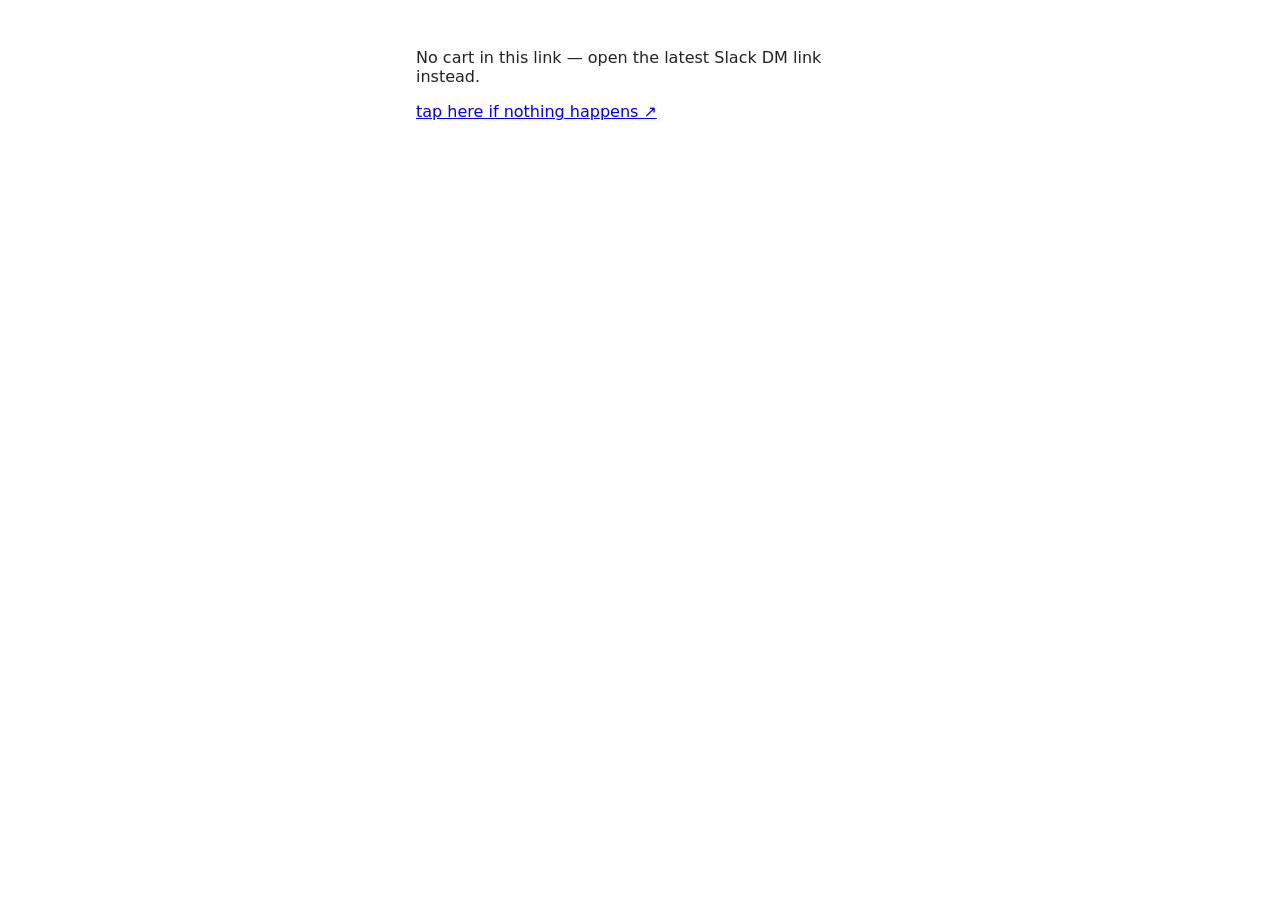
<file: cart/index.html>
<!doctype html>
<meta charset="utf-8">
<meta name="viewport" content="width=device-width,initial-scale=1">
<meta name="robots" content="noindex">
<title>taskloop cart</title>
<style>body{font:16px system-ui;margin:3rem auto;max-width:28rem;padding:0 1rem;color:#222}</style>
<p id=s>Opening your Amazon cart…</p>
<p><a id=go href="https://www.amazon.com/gp/aws/cart/add.html">tap here if nothing happens ↗</a></p>
<script>
/* Hosted on GitHub Pages (moved off the automaton tailscale funnel 2026-08-28
   after the 8/27 crash dropped the funnel enablement — Pages is always up).
   Phones hand www.amazon.com links straight to the consumer Amazon app; a
   gestureless location.replace() from this domain stays in the browser, where
   the Business sign-in works like on desktop. Cart params ride the #fragment
   and never reach any server log.
   The legacy bulk endpoint IS still alive (bisect-proven 8/28) — an
   empty-cart result means ONE remapped/dead ASIN poisoned the all-or-nothing
   link; the probe in amazon.py now catches remaps (form-ASIN mismatch). */
var q = location.hash.slice(1);
if (q) {
  var url = 'https://www.amazon.com/gp/aws/cart/add.html?' + q;
  document.getElementById('go').href = url;
  location.replace(url);
} else {
  document.getElementById('s').textContent = 'No cart in this link — open the latest Slack DM link instead.';
}
</script>
</file>
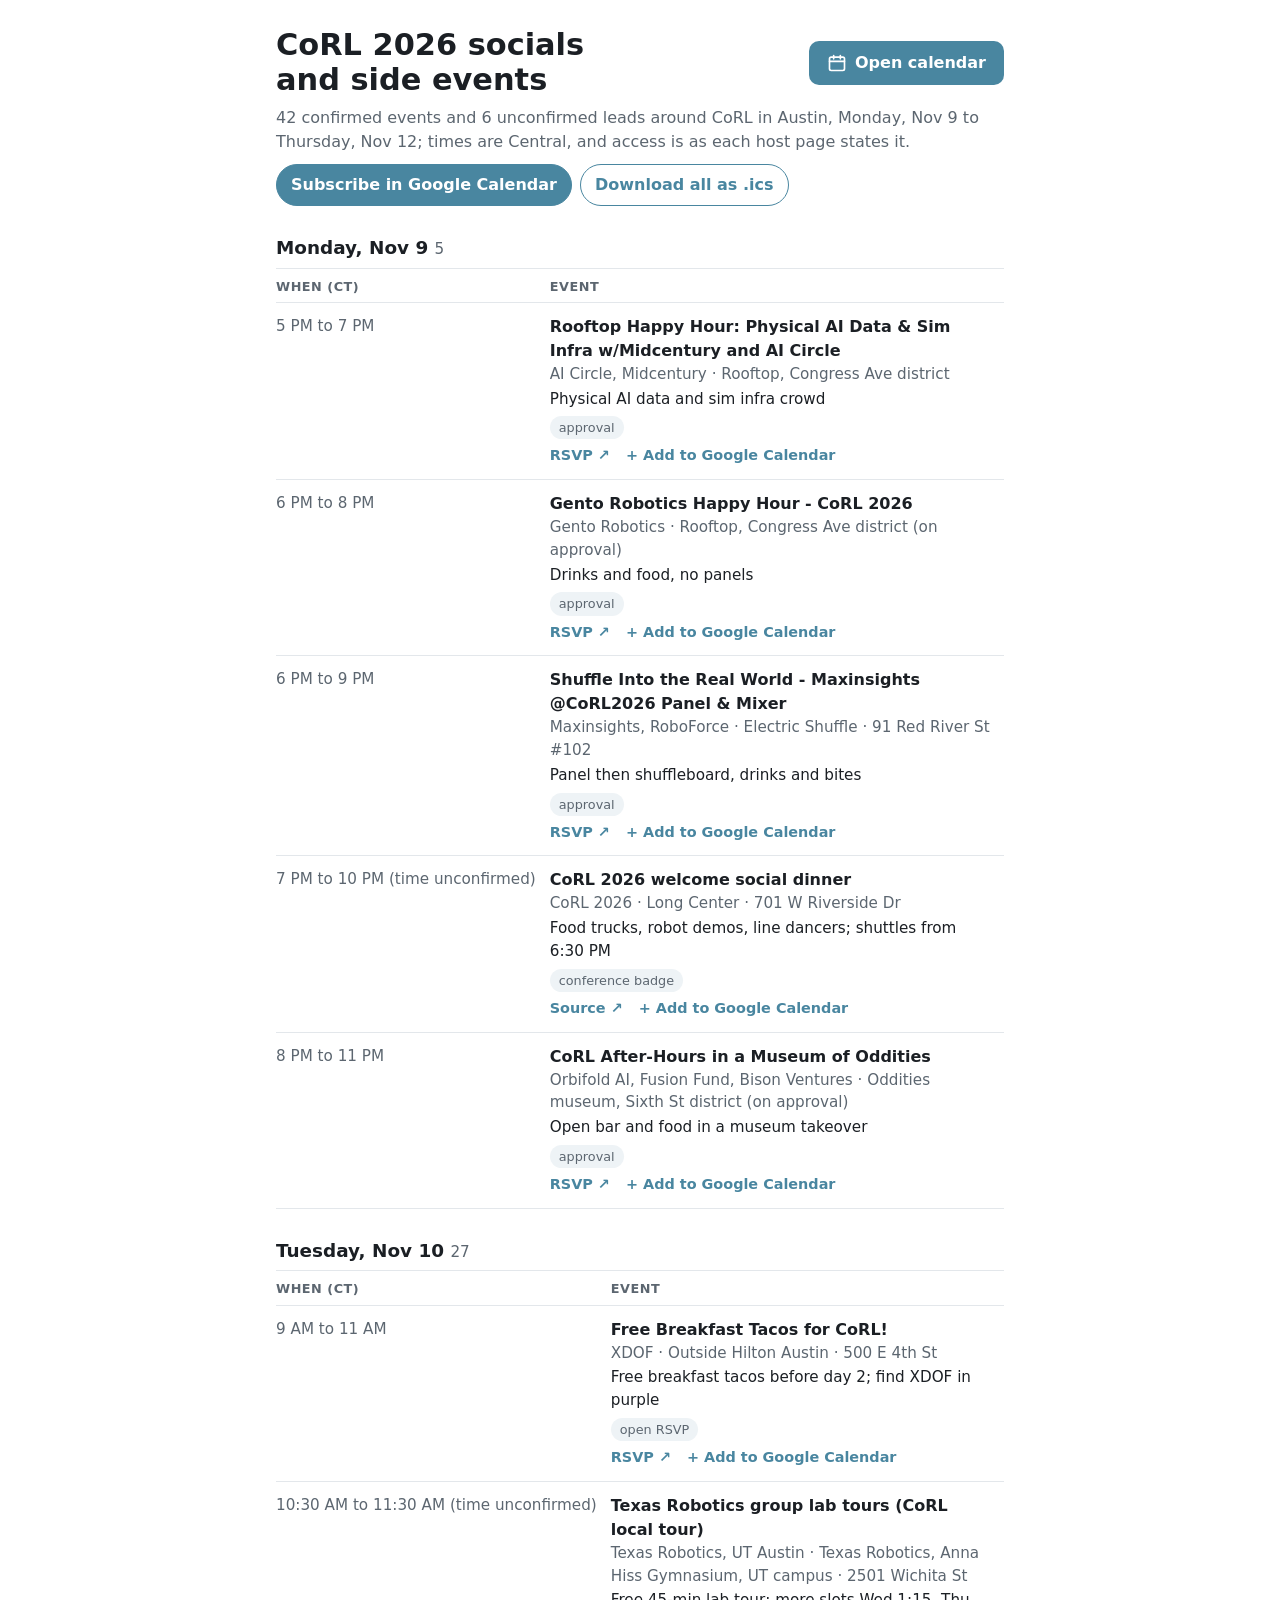
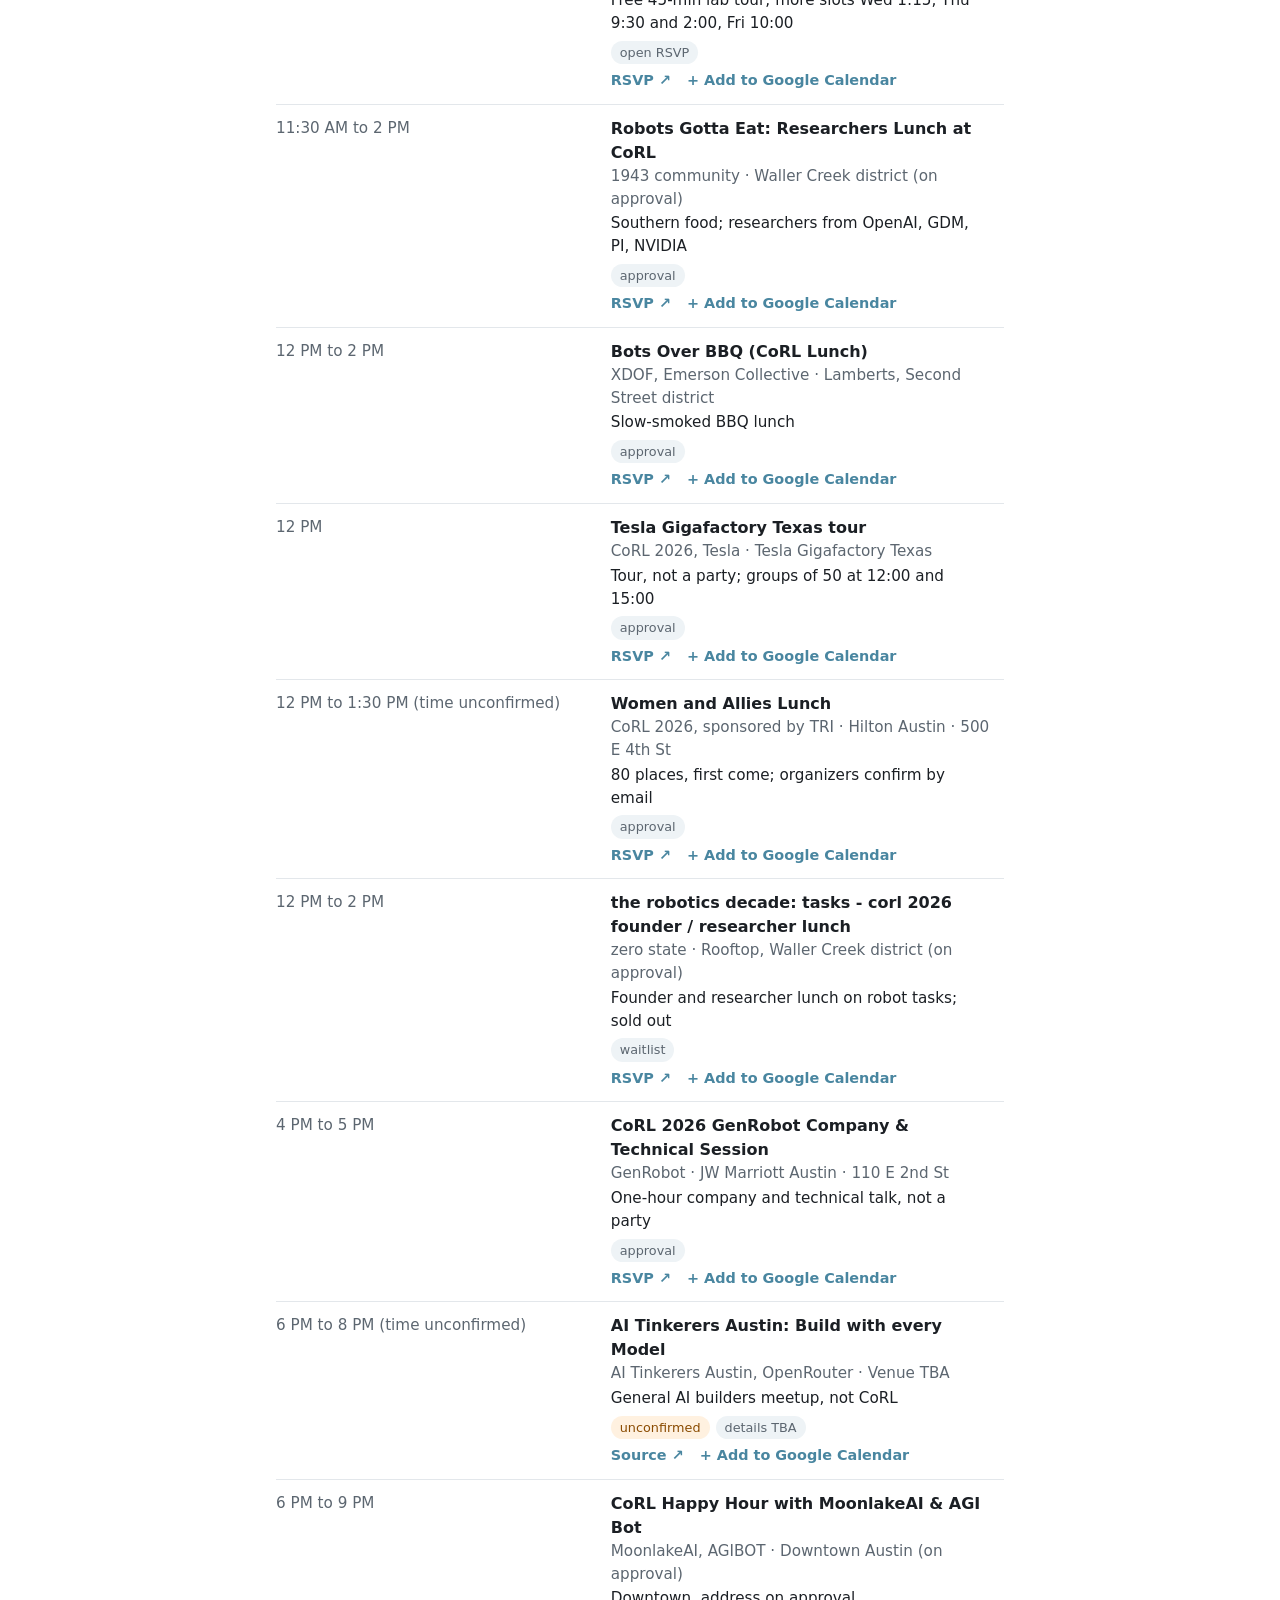
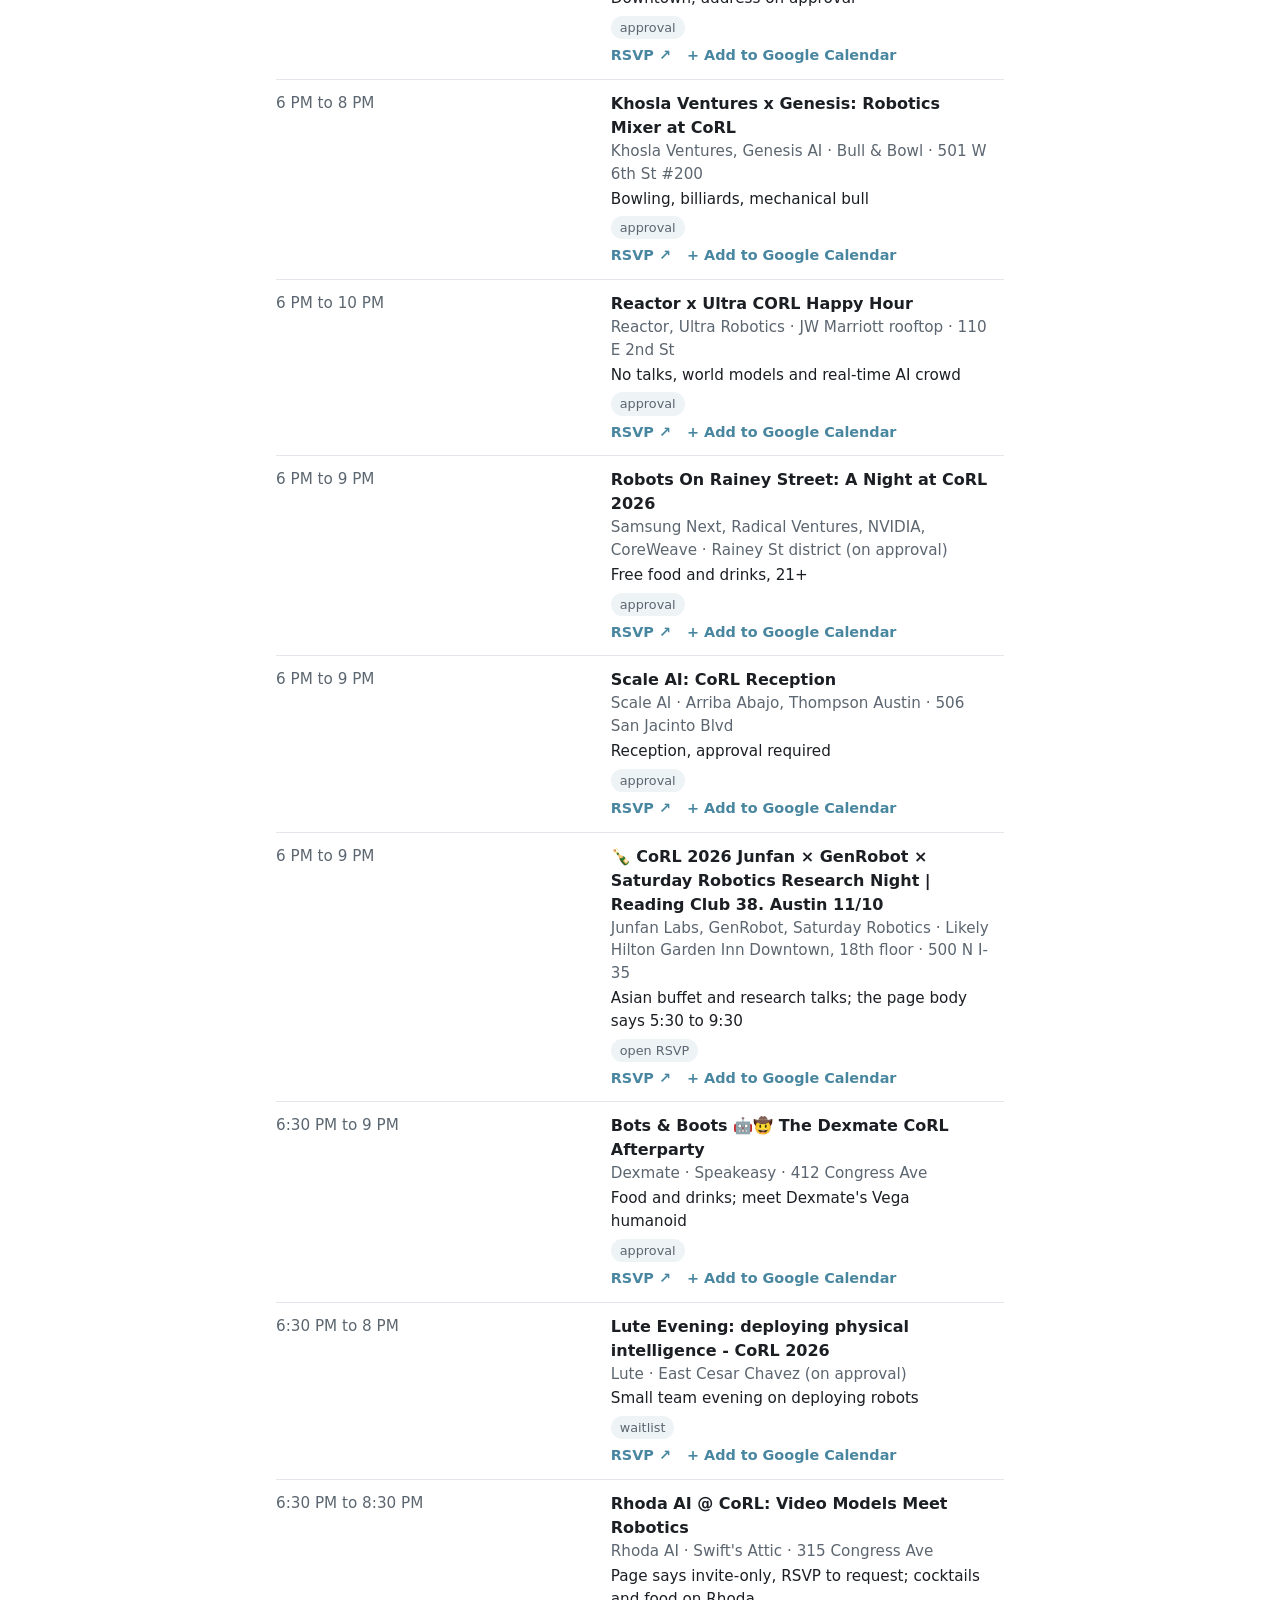
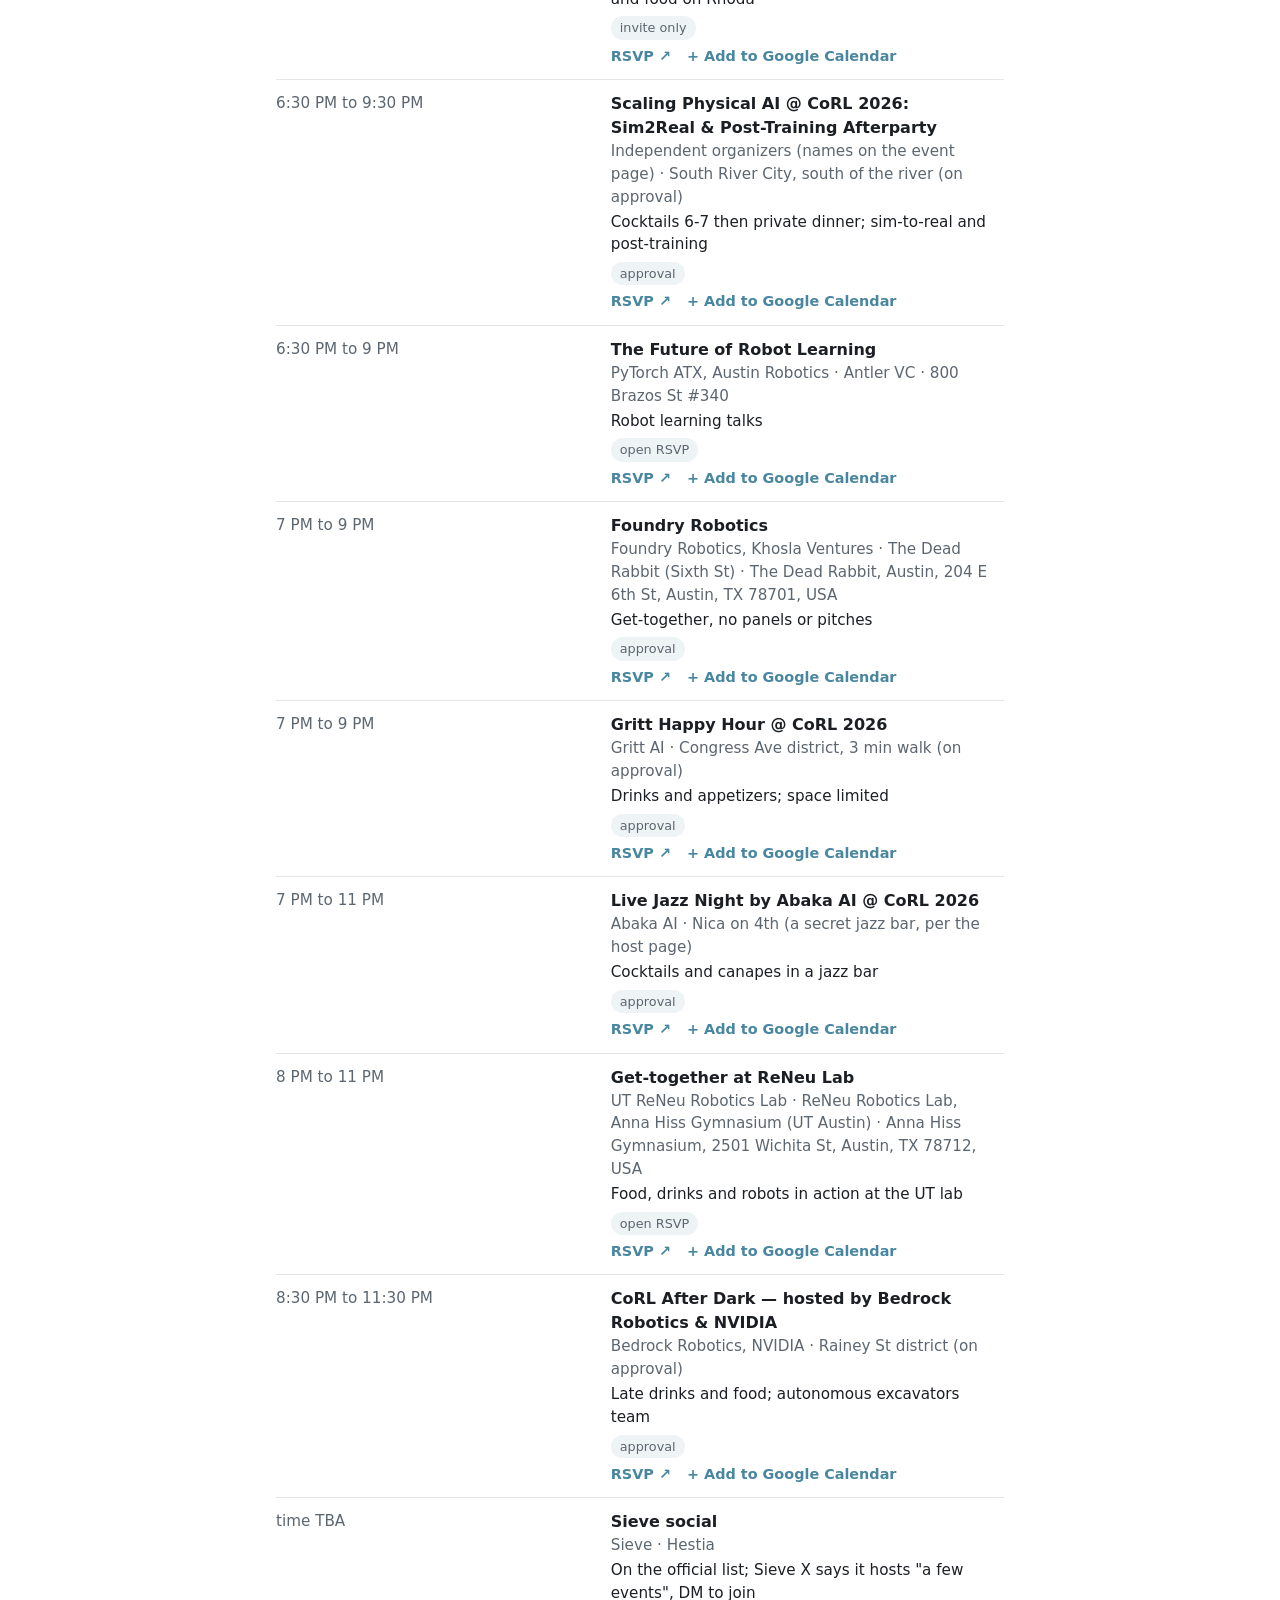
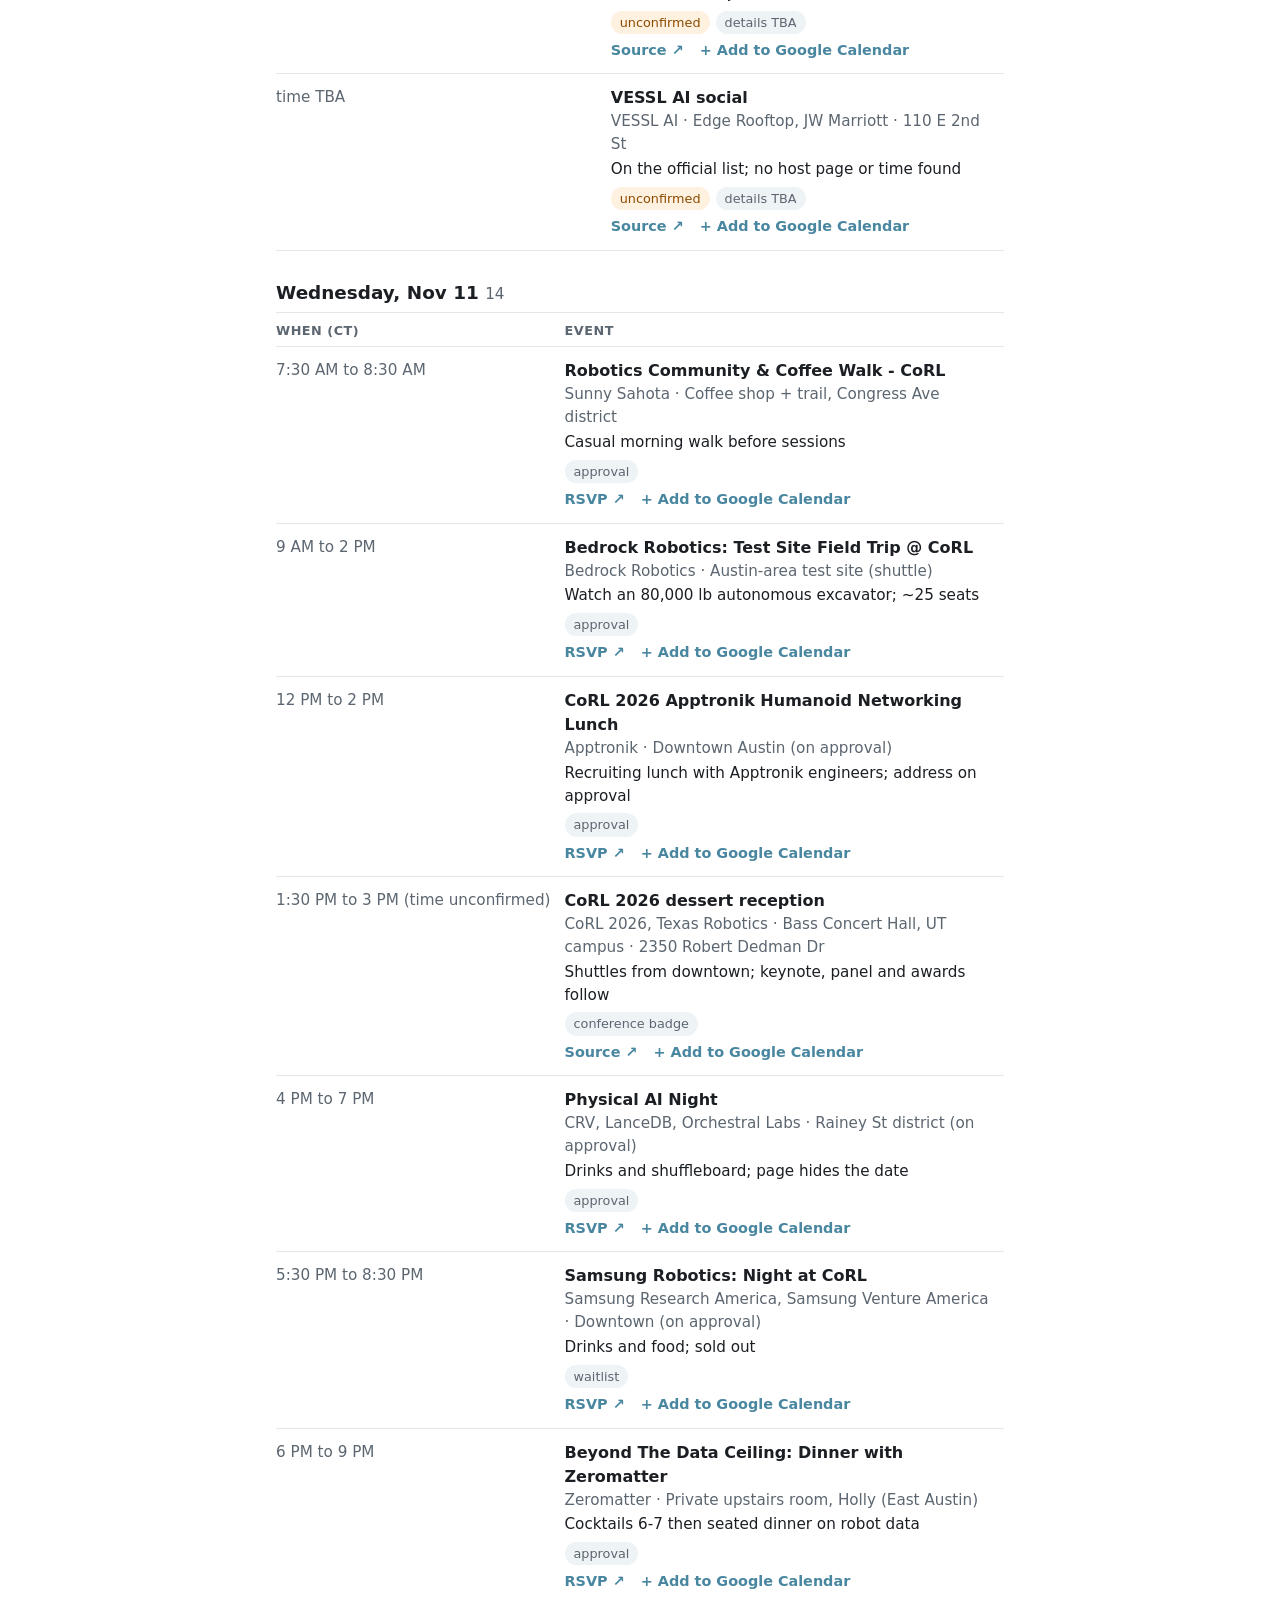
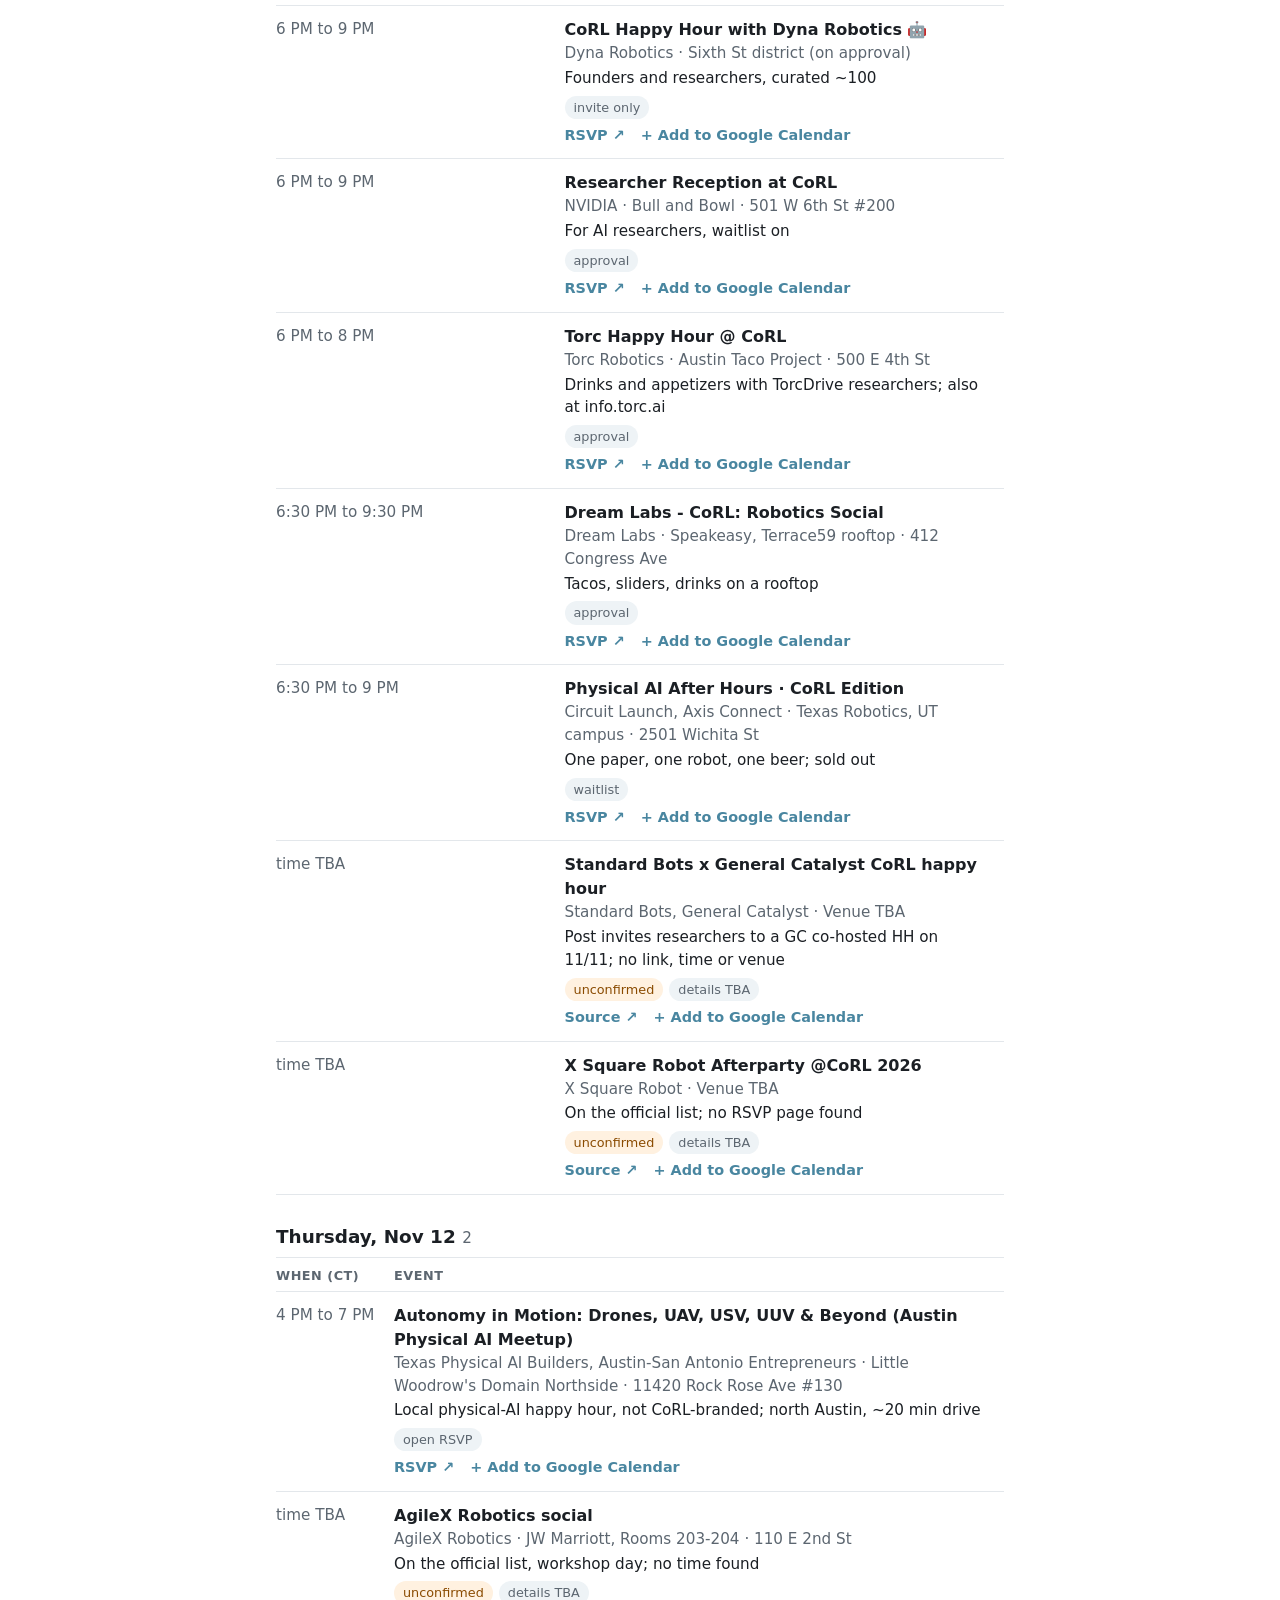
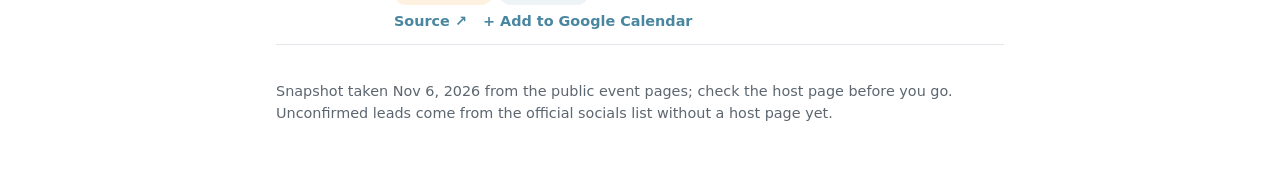
<file: corl-2026-socials/index.html>
<!doctype html>
<html lang="en">
<head>
<meta charset="utf-8">
<meta name="viewport" content="width=device-width, initial-scale=1">
<meta name="robots" content="noindex, nofollow">
<title>CoRL 2026 socials and side events</title>
<link rel="icon" href="../images/icon.png">
<style>
:root{--bg:#ffffff;--ink:#1b1f24;--mut:#5c6670;--line:#e3e7eb;--acc:#4986a0;--acc2:#a4003a;--chip:#eef3f6;--warn:#fff1e0;--warn-ink:#8a4b00}
@media (prefers-color-scheme: dark){:root{--bg:#101418;--ink:#e6eaee;--mut:#9aa6b1;--line:#27303a;--acc:#7fb6cf;--acc2:#ff7aa2;--chip:#1b232c;--warn:#3a2a12;--warn-ink:#f2c28b}}
*{box-sizing:border-box}
body{margin:0;background:var(--bg);color:var(--ink);font:16px/1.5 'Titillium Web',system-ui,-apple-system,'Segoe UI',Roboto,Helvetica,Arial,sans-serif}
main{max-width:760px;margin:0 auto;padding:28px 16px 56px}
.top{display:flex;align-items:center;justify-content:space-between;gap:16px;flex-wrap:wrap;margin:0 0 8px}
h1{font-size:1.9rem;line-height:1.15;margin:0;text-wrap:balance;flex:1 1 320px}
.vbtn{display:inline-flex;align-items:center;gap:8px;padding:10px 18px;border-radius:10px;background:var(--acc);color:#fff;font-weight:700;font-size:1rem;text-decoration:none;white-space:nowrap}
.vbtn:hover{background:var(--acc2)}
.vbtn svg{width:20px;height:20px;fill:none;stroke:currentColor;stroke-width:2;stroke-linecap:round;stroke-linejoin:round}
.intro{color:var(--mut);margin:0 0 6px}
.subs{display:flex;flex-wrap:wrap;gap:8px;margin:10px 0 18px}
.ics{display:inline-block;padding:8px 14px;border:1px solid var(--acc);border-radius:999px;color:var(--acc);text-decoration:none;font-weight:600}
.ics:hover{background:var(--chip)}
.ics.fill{background:var(--acc);color:#fff}
.ics.fill:hover{background:var(--acc2);border-color:var(--acc2)}
html[data-view="cal"] #list,html[data-view="cal"] .open-cal{display:none}
html[data-view="list"] #cal,html[data-view="list"] .back-list{display:none}
h2{font-size:1.15rem;margin:28px 0 8px;padding-bottom:6px;border-bottom:1px solid var(--line)}
.count{color:var(--mut);font-weight:400;font-size:.95rem}
table.events{width:100%;border-collapse:collapse}
table.events th{text-align:left;color:var(--mut);font-weight:600;font-size:.8rem;letter-spacing:.04em;text-transform:uppercase;padding:0 0 6px;border-bottom:1px solid var(--line)}
table.events td{vertical-align:top;padding:12px 14px 12px 0;border-bottom:1px solid var(--line)}
td.when{width:118px;white-space:nowrap;color:var(--mut);font-variant-numeric:tabular-nums;font-size:.95rem;padding-top:14px}
.card{display:flex;gap:14px;align-items:flex-start;color:inherit;text-decoration:none;border-radius:8px}
.card:hover .name{color:var(--acc)}
.thumb{flex:0 0 96px;width:96px;height:96px;object-fit:cover;object-position:center;border-radius:8px;background:var(--chip)}
.thumb.luma{object-position:right center}
.body{min-width:0}
.name{font-weight:600}
.meta{color:var(--mut);font-size:.95rem}
.addr{color:var(--mut)}
.addr::before{content:'· '}
.note{font-size:.95rem;margin-top:2px}
.tags{margin-top:6px;display:flex;flex-wrap:wrap;gap:6px;align-items:center}
.tag{background:var(--chip);color:var(--mut);border-radius:999px;padding:2px 9px;font-size:.8rem}
.tag.warn{background:var(--warn);color:var(--warn-ink)}
.acts{display:flex;flex-wrap:wrap;gap:6px 16px;margin-top:6px}
.lnk{color:var(--acc);font-size:.9rem;font-weight:600;text-decoration:none}
.lnk:hover{color:var(--acc2)}
.gcal::before{content:'+ '}
.legend{color:var(--mut);font-size:.9rem;margin:0 0 10px}
.calwrap{overflow-x:auto;width:calc(100vw - 32px);max-width:calc(100vw - 32px);margin-left:calc(50% - 50vw + 16px);padding-bottom:8px}
table.calt{border-collapse:separate;border-spacing:0;margin:0 auto}
table.calt td{vertical-align:top;padding:0}
td.axis{position:sticky;left:0;z-index:2;background:var(--bg);width:52px;min-width:52px}
td.day{border-left:1px solid var(--line);padding:0 0 0 0}
.dwrap{position:relative}
.dh{height:30px;line-height:30px;padding:0 8px;font-weight:600;font-size:.85rem;white-space:nowrap;overflow:hidden;position:sticky;left:52px;width:max-content}
.dbody{display:flex}
.ax{position:relative;width:52px;min-width:52px;font-size:.7rem;color:var(--mut);font-variant-numeric:tabular-nums}
.ax div{position:absolute;right:6px;transform:translateY(-50%);white-space:nowrap}
td.day .ax{display:none}
.lanes{--o:var(--w0);--e:var(--w1);position:relative;background:repeating-linear-gradient(to bottom,var(--line) 0 1px,transparent 1px 48px)}
.blk{position:absolute;display:block;overflow:hidden;padding:2px 5px;border-left:3px solid var(--acc);border-radius:5px;background:var(--chip);color:var(--ink);text-decoration:none;font-size:.72rem;line-height:1.2}
.blk:hover{background:var(--acc);color:#fff}
.blk.warn{background:repeating-linear-gradient(135deg,var(--warn) 0 5px,var(--bg) 5px 10px);border-left-color:var(--warn-ink)}
.blk.inf{border-left-style:dashed}
.blk .n{display:-webkit-box;-webkit-box-orient:vertical;overflow:hidden;font-weight:600}
.blk .t{display:block;color:var(--mut);font-size:.68rem}
.blk:hover .t{color:#fff}
.tba{display:flex;flex-wrap:wrap;gap:6px;align-items:center;padding:8px}
.tl{font-size:.72rem;color:var(--mut);text-transform:uppercase;letter-spacing:.04em}
.chip{display:inline-block;padding:2px 9px;border-radius:999px;border-left:3px solid var(--acc);background:var(--chip);color:var(--ink);font-size:.74rem;text-decoration:none;max-width:200px;white-space:nowrap;overflow:hidden;text-overflow:ellipsis}
.chip.warn{background:repeating-linear-gradient(135deg,var(--warn) 0 5px,var(--bg) 5px 10px);border-left-color:var(--warn-ink)}
.chip:hover{background:var(--acc);color:#fff}
footer{margin-top:36px;color:var(--mut);font-size:.9rem}
@media (max-width:640px){
 .calwrap{overflow:visible;width:auto;max-width:none;margin-left:0}
 table.calt,table.calt tbody,table.calt tr,table.calt td{display:block}
 table.calt td.axis{display:none}
 td.day{border-left:0;margin-bottom:18px}
 .dh{position:static;padding:0}
 .dbody{overflow-x:auto;padding:8px 0}
 td.day .ax{display:block;position:sticky;left:0;z-index:2;background:var(--bg)}
 .lanes{--o:var(--d0);--e:var(--d1);border-left:1px solid var(--line)}
 .tba{padding:8px 0}
}
@media (max-width:520px){.vbtn{width:100%;justify-content:center}table.events thead{display:none}table.events tr{display:block;padding:10px 0;border-bottom:1px solid var(--line)}table.events td{display:block;border:0;padding:0}td.when{width:auto;white-space:normal;padding:0 0 2px}.thumb{flex-basis:72px;width:72px;height:72px}}
</style>
<script>
(function(){var k='corl2026view',d=document.documentElement,q=new URLSearchParams(location.search).get('view'),v='list';
try{if(localStorage.getItem(k)==='cal'){v='cal'}}catch(x){}if(q==='cal'||q==='list'){v=q}d.setAttribute('data-view',v);
document.addEventListener('DOMContentLoaded',function(){document.querySelectorAll('a[data-v]').forEach(function(a){a.addEventListener('click',function(ev){
ev.preventDefault();d.setAttribute('data-view',a.dataset.v);try{if(a.dataset.v==='cal'){localStorage.setItem(k,'cal')}else{localStorage.removeItem(k)}}catch(x){}window.scrollTo(0,0)})})});})();
</script>
</head>
<body>
<main>
<div class="top"><h1>CoRL 2026 socials and side events</h1><a class="vbtn open-cal" href="?view=cal" data-v="cal"><svg viewBox="0 0 24 24" aria-hidden="true"><rect x="3" y="5" width="18" height="16" rx="2"/><path d="M3 10h18M8 3v4M16 3v4"/></svg>Open calendar</a><a class="vbtn back-list" href="?view=list" data-v="list"><svg viewBox="0 0 24 24" aria-hidden="true"><rect x="3" y="5" width="18" height="16" rx="2"/><path d="M3 10h18M8 3v4M16 3v4"/></svg>Back to list</a></div>
<p class="intro">42 confirmed events and 6 unconfirmed leads around CoRL in Austin, Monday, Nov 9 to Thursday, Nov 12; times are Central, and access is as each host page states it.</p>
<div class="subs"><a class="ics fill" href="https://calendar.google.com/calendar/r?cid=https%3A%2F%2Fjeremy-collins.com%2Fcorl-2026-socials%2Fcorl-2026-socials.ics" rel="noopener">Subscribe in Google Calendar</a><a class="ics" href="corl-2026-socials.ics" download>Download all as .ics</a></div>
<section id="cal">
<h2>Week at a glance</h2>
<p class="legend">Hatched = unconfirmed lead, dashed edge = inferred time; scroll sideways for the later days.</p>
<div class="calwrap"><table class="calt"><tbody><tr><td class="axis"><div class="dh"></div><div class="ax" style="height:864px"><div style="top:0px">6 AM</div><div style="top:48px">7 AM</div><div style="top:96px">8 AM</div><div style="top:144px">9 AM</div><div style="top:192px">10 AM</div><div style="top:240px">11 AM</div><div style="top:288px">12 PM</div><div style="top:336px">1 PM</div><div style="top:384px">2 PM</div><div style="top:432px">3 PM</div><div style="top:480px">4 PM</div><div style="top:528px">5 PM</div><div style="top:576px">6 PM</div><div style="top:624px">7 PM</div><div style="top:672px">8 PM</div><div style="top:720px">9 PM</div><div style="top:768px">10 PM</div><div style="top:816px">11 PM</div><div style="top:864px">12 AM</div></div></td><td class="day"><div class="dwrap"><div class="dh">Monday, Nov 9 <span class="count">5</span></div><div class="dbody"><div class="ax" style="height:336px"><div style="top:0px">4 PM</div><div style="top:48px">5 PM</div><div style="top:96px">6 PM</div><div style="top:144px">7 PM</div><div style="top:192px">8 PM</div><div style="top:240px">9 PM</div><div style="top:288px">10 PM</div><div style="top:336px">11 PM</div></div><div class="lanes" style="--w0:360;--w1:1440;--d0:960;--d1:1380;width:288px;height:calc((var(--e) - var(--o)) * 0.8px)"><a class="blk" href="https://luma.com/u6rr5lql" rel="noopener" title="Rooftop Happy Hour: Physical AI Data &amp; Sim Infra w/Midcentury and AI Circle, 5 PM to 7 PM, Rooftop, Congress Ave district" style="top:calc((1020 - var(--o)) * 0.8px);height:94px;left:2px;width:92px"><span class="n" style="-webkit-line-clamp:5">Rooftop Happy Hour: Physical AI Data &amp; Sim Infra w/Midcentury and AI Circle</span><span class="t">5–7 PM</span></a><a class="blk" href="https://luma.com/wq7neni9" rel="noopener" title="Shuffle Into the Real World - Maxinsights @CoRL2026 Panel &amp; Mixer, 6 PM to 9 PM, Electric Shuffle" style="top:calc((1080 - var(--o)) * 0.8px);height:142px;left:98px;width:92px"><span class="n" style="-webkit-line-clamp:9">Shuffle Into the Real World - Maxinsights @CoRL2026 Panel &amp; Mixer</span><span class="t">6–9 PM</span></a><a class="blk" href="https://luma.com/6ua2bbzf" rel="noopener" title="Gento Robotics Happy Hour - CoRL 2026, 6 PM to 8 PM, Rooftop, Congress Ave district (on approval)" style="top:calc((1080 - var(--o)) * 0.8px);height:94px;left:194px;width:92px"><span class="n" style="-webkit-line-clamp:5">Gento Robotics Happy Hour - CoRL 2026</span><span class="t">6–8 PM</span></a><a class="blk inf" href="https://www.corl.org/attending/venue-information" rel="noopener" title="CoRL 2026 welcome social dinner, 7 PM to 10 PM (time unconfirmed), Long Center" style="top:calc((1140 - var(--o)) * 0.8px);height:142px;left:2px;width:92px"><span class="n" style="-webkit-line-clamp:9">CoRL 2026 welcome social dinner</span><span class="t">7–10 PM</span></a><a class="blk" href="https://luma.com/y04u3xse" rel="noopener" title="CoRL After-Hours in a Museum of Oddities, 8 PM to 11 PM, Oddities museum, Sixth St district (on approval)" style="top:calc((1200 - var(--o)) * 0.8px);height:142px;left:194px;width:92px"><span class="n" style="-webkit-line-clamp:9">CoRL After-Hours in a Museum of Oddities</span><span class="t">8–11 PM</span></a></div></div></div></td><td class="day"><div class="dwrap"><div class="dh">Tuesday, Nov 10 <span class="count">27</span></div><div class="dbody"><div class="ax" style="height:768px"><div style="top:0px">8 AM</div><div style="top:48px">9 AM</div><div style="top:96px">10 AM</div><div style="top:144px">11 AM</div><div style="top:192px">12 PM</div><div style="top:240px">1 PM</div><div style="top:288px">2 PM</div><div style="top:336px">3 PM</div><div style="top:384px">4 PM</div><div style="top:432px">5 PM</div><div style="top:480px">6 PM</div><div style="top:528px">7 PM</div><div style="top:576px">8 PM</div><div style="top:624px">9 PM</div><div style="top:672px">10 PM</div><div style="top:720px">11 PM</div><div style="top:768px">12 AM</div></div><div class="lanes" style="--w0:360;--w1:1440;--d0:480;--d1:1440;width:1440px;height:calc((var(--e) - var(--o)) * 0.8px)"><a class="blk" href="https://luma.com/k2yrxiyy" rel="noopener" title="Free Breakfast Tacos for CoRL!, 9 AM to 11 AM, Outside Hilton Austin" style="top:calc((540 - var(--o)) * 0.8px);height:94px;left:2px;width:92px"><span class="n" style="-webkit-line-clamp:5">Free Breakfast Tacos for CoRL!</span><span class="t">9–11 AM</span></a><a class="blk inf" href="https://calendly.com/txroboticstours/texas-robotics-group-tour-corl" rel="noopener" title="Texas Robotics group lab tours (CoRL local tour), 10:30 AM to 11:30 AM (time unconfirmed), Texas Robotics, Anna Hiss Gymnasium, UT campus" style="top:calc((630 - var(--o)) * 0.8px);height:46px;left:98px;width:92px"><span class="n" style="-webkit-line-clamp:2">Texas Robotics group lab tours (CoRL local tour)</span><span class="t">10:30–11:30 AM</span></a><a class="blk" href="https://luma.com/mvvlclte" rel="noopener" title="Robots Gotta Eat: Researchers Lunch at CoRL, 11:30 AM to 2 PM, Waller Creek district (on approval)" style="top:calc((690 - var(--o)) * 0.8px);height:118px;left:2px;width:92px"><span class="n" style="-webkit-line-clamp:7">Robots Gotta Eat: Researchers Lunch at CoRL</span><span class="t">11:30 AM–2 PM</span></a><a class="blk" href="https://luma.com/bgwo3pms" rel="noopener" title="Bots Over BBQ (CoRL Lunch), 12 PM to 2 PM, Lamberts, Second Street district" style="top:calc((720 - var(--o)) * 0.8px);height:94px;left:98px;width:92px"><span class="n" style="-webkit-line-clamp:5">Bots Over BBQ (CoRL Lunch)</span><span class="t">12–2 PM</span></a><a class="blk" href="https://forms.gle/pp8xn17uAbGUcenX9" rel="noopener" title="Tesla Gigafactory Texas tour, 12 PM, Tesla Gigafactory Texas" style="top:calc((720 - var(--o)) * 0.8px);height:94px;left:194px;width:92px"><span class="n" style="-webkit-line-clamp:5">Tesla Gigafactory Texas tour</span><span class="t">12 PM</span></a><a class="blk" href="https://luma.com/l8lqxxwb" rel="noopener" title="the robotics decade: tasks - corl 2026 founder / researcher lunch, 12 PM to 2 PM, Rooftop, Waller Creek district (on approval)" style="top:calc((720 - var(--o)) * 0.8px);height:94px;left:290px;width:92px"><span class="n" style="-webkit-line-clamp:5">the robotics decade: tasks - corl 2026 founder / researcher lunch</span><span class="t">12–2 PM</span></a><a class="blk inf" href="https://forms.gle/ES3NnWmgJZDVpRJYA" rel="noopener" title="Women and Allies Lunch, 12 PM to 1:30 PM (time unconfirmed), Hilton Austin" style="top:calc((720 - var(--o)) * 0.8px);height:70px;left:386px;width:92px"><span class="n" style="-webkit-line-clamp:3">Women and Allies Lunch</span><span class="t">12–1:30 PM</span></a><a class="blk" href="https://luma.com/tk7k46uy" rel="noopener" title="CoRL 2026 GenRobot Company &amp; Technical Session, 4 PM to 5 PM, JW Marriott Austin" style="top:calc((960 - var(--o)) * 0.8px);height:46px;left:2px;width:92px"><span class="n" style="-webkit-line-clamp:2">CoRL 2026 GenRobot Company &amp; Technical Session</span><span class="t">4–5 PM</span></a><a class="blk" href="https://luma.com/wf8vuttw" rel="noopener" title="Reactor x Ultra CORL Happy Hour, 6 PM to 10 PM, JW Marriott rooftop" style="top:calc((1080 - var(--o)) * 0.8px);height:190px;left:2px;width:92px"><span class="n" style="-webkit-line-clamp:12">Reactor x Ultra CORL Happy Hour</span><span class="t">6–10 PM</span></a><a class="blk" href="https://luma.com/wlzko270" rel="noopener" title="CoRL Happy Hour with MoonlakeAI &amp; AGI Bot, 6 PM to 9 PM, Downtown Austin (on approval)" style="top:calc((1080 - var(--o)) * 0.8px);height:142px;left:98px;width:92px"><span class="n" style="-webkit-line-clamp:9">CoRL Happy Hour with MoonlakeAI &amp; AGI Bot</span><span class="t">6–9 PM</span></a><a class="blk" href="https://luma.com/fhjn0lmd" rel="noopener" title="Robots On Rainey Street: A Night at CoRL 2026, 6 PM to 9 PM, Rainey St district (on approval)" style="top:calc((1080 - var(--o)) * 0.8px);height:142px;left:194px;width:92px"><span class="n" style="-webkit-line-clamp:9">Robots On Rainey Street: A Night at CoRL 2026</span><span class="t">6–9 PM</span></a><a class="blk" href="https://luma.com/scalecorlreception" rel="noopener" title="Scale AI: CoRL Reception, 6 PM to 9 PM, Arriba Abajo, Thompson Austin" style="top:calc((1080 - var(--o)) * 0.8px);height:142px;left:290px;width:92px"><span class="n" style="-webkit-line-clamp:9">Scale AI: CoRL Reception</span><span class="t">6–9 PM</span></a><a class="blk" href="https://luma.com/x0kxyiv2" rel="noopener" title="🍾 CoRL 2026 Junfan × GenRobot × Saturday Robotics Research Night | Reading Club 38. Austin 11/10, 6 PM to 9 PM, Likely Hilton Garden Inn Downtown, 18th floor" style="top:calc((1080 - var(--o)) * 0.8px);height:142px;left:386px;width:92px"><span class="n" style="-webkit-line-clamp:9">🍾 CoRL 2026 Junfan × GenRobot × Saturday Robotics Research Night | Reading Club 38. Austin 11/10</span><span class="t">6–9 PM</span></a><a class="blk warn inf" href="https://austin.aitinkerers.org/" rel="noopener" title="AI Tinkerers Austin: Build with every Model, 6 PM to 8 PM (time unconfirmed), Venue TBA, unconfirmed lead" style="top:calc((1080 - var(--o)) * 0.8px);height:94px;left:482px;width:92px"><span class="n" style="-webkit-line-clamp:5">AI Tinkerers Austin: Build with every Model</span><span class="t">6–8 PM</span></a><a class="blk" href="https://luma.com/548fmnsq" rel="noopener" title="Khosla Ventures x Genesis: Robotics Mixer at CoRL, 6 PM to 8 PM, Bull &amp; Bowl" style="top:calc((1080 - var(--o)) * 0.8px);height:94px;left:578px;width:92px"><span class="n" style="-webkit-line-clamp:5">Khosla Ventures x Genesis: Robotics Mixer at CoRL</span><span class="t">6–8 PM</span></a><a class="blk" href="https://luma.com/8a0v7jfl" rel="noopener" title="Scaling Physical AI @ CoRL 2026: Sim2Real &amp; Post-Training Afterparty, 6:30 PM to 9:30 PM, South River City, south of the river (on approval)" style="top:calc((1110 - var(--o)) * 0.8px);height:142px;left:674px;width:92px"><span class="n" style="-webkit-line-clamp:9">Scaling Physical AI @ CoRL 2026: Sim2Real &amp; Post-Training Afterparty</span><span class="t">6:30–9:30 PM</span></a><a class="blk" href="https://luma.com/7ihu11na" rel="noopener" title="Bots &amp; Boots 🤖🤠 The Dexmate CoRL Afterparty, 6:30 PM to 9 PM, Speakeasy" style="top:calc((1110 - var(--o)) * 0.8px);height:118px;left:770px;width:92px"><span class="n" style="-webkit-line-clamp:7">Bots &amp; Boots 🤖🤠 The Dexmate CoRL Afterparty</span><span class="t">6:30–9 PM</span></a><a class="blk" href="https://luma.com/zskz4acb" rel="noopener" title="The Future of Robot Learning, 6:30 PM to 9 PM, Antler VC" style="top:calc((1110 - var(--o)) * 0.8px);height:118px;left:866px;width:92px"><span class="n" style="-webkit-line-clamp:7">The Future of Robot Learning</span><span class="t">6:30–9 PM</span></a><a class="blk" href="https://luma.com/e8ucuj9c" rel="noopener" title="Rhoda AI @ CoRL: Video Models Meet Robotics, 6:30 PM to 8:30 PM, Swift&#x27;s Attic" style="top:calc((1110 - var(--o)) * 0.8px);height:94px;left:962px;width:92px"><span class="n" style="-webkit-line-clamp:5">Rhoda AI @ CoRL: Video Models Meet Robotics</span><span class="t">6:30–8:30 PM</span></a><a class="blk" href="https://luma.com/spxxxrzm" rel="noopener" title="Lute Evening: deploying physical intelligence - CoRL 2026, 6:30 PM to 8 PM, East Cesar Chavez (on approval)" style="top:calc((1110 - var(--o)) * 0.8px);height:70px;left:1058px;width:92px"><span class="n" style="-webkit-line-clamp:3">Lute Evening: deploying physical intelligence - CoRL 2026</span><span class="t">6:30–8 PM</span></a><a class="blk" href="https://luma.com/corl2026-event" rel="noopener" title="Live Jazz Night by Abaka AI @ CoRL 2026, 7 PM to 11 PM, Nica on 4th (a secret jazz bar, per the host page)" style="top:calc((1140 - var(--o)) * 0.8px);height:190px;left:1154px;width:92px"><span class="n" style="-webkit-line-clamp:12">Live Jazz Night by Abaka AI @ CoRL 2026</span><span class="t">7–11 PM</span></a><a class="blk" href="https://luma.com/r3gyefn1" rel="noopener" title="Foundry Robotics, 7 PM to 9 PM, The Dead Rabbit (Sixth St)" style="top:calc((1140 - var(--o)) * 0.8px);height:94px;left:1250px;width:92px"><span class="n" style="-webkit-line-clamp:5">Foundry Robotics</span><span class="t">7–9 PM</span></a><a class="blk" href="https://luma.com/xldm6sep" rel="noopener" title="Gritt Happy Hour @ CoRL 2026, 7 PM to 9 PM, Congress Ave district, 3 min walk (on approval)" style="top:calc((1140 - var(--o)) * 0.8px);height:94px;left:1346px;width:92px"><span class="n" style="-webkit-line-clamp:5">Gritt Happy Hour @ CoRL 2026</span><span class="t">7–9 PM</span></a><a class="blk" href="https://luma.com/11e6pchx" rel="noopener" title="Get-together at ReNeu Lab, 8 PM to 11 PM, ReNeu Robotics Lab, Anna Hiss Gymnasium (UT Austin)" style="top:calc((1200 - var(--o)) * 0.8px);height:142px;left:482px;width:92px"><span class="n" style="-webkit-line-clamp:9">Get-together at ReNeu Lab</span><span class="t">8–11 PM</span></a><a class="blk" href="https://luma.com/6zvo84pn" rel="noopener" title="CoRL After Dark — hosted by Bedrock Robotics &amp; NVIDIA, 8:30 PM to 11:30 PM, Rainey St district (on approval)" style="top:calc((1230 - var(--o)) * 0.8px);height:142px;left:578px;width:92px"><span class="n" style="-webkit-line-clamp:9">CoRL After Dark — hosted by Bedrock Robotics &amp; NVIDIA</span><span class="t">8:30–11:30 PM</span></a></div></div><div class="tba"><span class="tl">Time TBA</span><a class="chip warn" href="https://www.corl.org/program/socials" rel="noopener" title="Sieve social, time TBA, unconfirmed lead">Sieve social</a><a class="chip warn" href="https://www.corl.org/program/socials" rel="noopener" title="VESSL AI social, time TBA, unconfirmed lead">VESSL AI social</a></div></div></td><td class="day"><div class="dwrap"><div class="dh">Wednesday, Nov 11 <span class="count">14</span></div><div class="dbody"><div class="ax" style="height:768px"><div style="top:0px">6 AM</div><div style="top:48px">7 AM</div><div style="top:96px">8 AM</div><div style="top:144px">9 AM</div><div style="top:192px">10 AM</div><div style="top:240px">11 AM</div><div style="top:288px">12 PM</div><div style="top:336px">1 PM</div><div style="top:384px">2 PM</div><div style="top:432px">3 PM</div><div style="top:480px">4 PM</div><div style="top:528px">5 PM</div><div style="top:576px">6 PM</div><div style="top:624px">7 PM</div><div style="top:672px">8 PM</div><div style="top:720px">9 PM</div><div style="top:768px">10 PM</div></div><div class="lanes" style="--w0:360;--w1:1440;--d0:360;--d1:1320;width:768px;height:calc((var(--e) - var(--o)) * 0.8px)"><a class="blk" href="https://luma.com/xlwlkfqg" rel="noopener" title="Robotics Community &amp; Coffee Walk - CoRL, 7:30 AM to 8:30 AM, Coffee shop + trail, Congress Ave district" style="top:calc((450 - var(--o)) * 0.8px);height:46px;left:2px;width:92px"><span class="n" style="-webkit-line-clamp:2">Robotics Community &amp; Coffee Walk - CoRL</span><span class="t">7:30–8:30 AM</span></a><a class="blk" href="https://luma.com/e0ezgakv" rel="noopener" title="Bedrock Robotics: Test Site Field Trip @ CoRL, 9 AM to 2 PM, Austin-area test site (shuttle)" style="top:calc((540 - var(--o)) * 0.8px);height:238px;left:2px;width:92px"><span class="n" style="-webkit-line-clamp:15">Bedrock Robotics: Test Site Field Trip @ CoRL</span><span class="t">9 AM–2 PM</span></a><a class="blk" href="https://luma.com/97z1wrhu" rel="noopener" title="CoRL 2026 Apptronik Humanoid Networking Lunch, 12 PM to 2 PM, Downtown Austin (on approval)" style="top:calc((720 - var(--o)) * 0.8px);height:94px;left:98px;width:92px"><span class="n" style="-webkit-line-clamp:5">CoRL 2026 Apptronik Humanoid Networking Lunch</span><span class="t">12–2 PM</span></a><a class="blk inf" href="https://www.corl.org/program" rel="noopener" title="CoRL 2026 dessert reception, 1:30 PM to 3 PM (time unconfirmed), Bass Concert Hall, UT campus" style="top:calc((810 - var(--o)) * 0.8px);height:70px;left:194px;width:92px"><span class="n" style="-webkit-line-clamp:3">CoRL 2026 dessert reception</span><span class="t">1:30–3 PM</span></a><a class="blk" href="https://luma.com/e9menn5c" rel="noopener" title="Physical AI Night, 4 PM to 7 PM, Rainey St district (on approval)" style="top:calc((960 - var(--o)) * 0.8px);height:142px;left:2px;width:92px"><span class="n" style="-webkit-line-clamp:9">Physical AI Night</span><span class="t">4–7 PM</span></a><a class="blk" href="https://luma.com/dw26an5o" rel="noopener" title="Samsung Robotics: Night at CoRL, 5:30 PM to 8:30 PM, Downtown (on approval)" style="top:calc((1050 - var(--o)) * 0.8px);height:142px;left:98px;width:92px"><span class="n" style="-webkit-line-clamp:9">Samsung Robotics: Night at CoRL</span><span class="t">5:30–8:30 PM</span></a><a class="blk" href="https://luma.com/j1oyp8we" rel="noopener" title="Beyond The Data Ceiling: Dinner with Zeromatter, 6 PM to 9 PM, Private upstairs room, Holly (East Austin)" style="top:calc((1080 - var(--o)) * 0.8px);height:142px;left:194px;width:92px"><span class="n" style="-webkit-line-clamp:9">Beyond The Data Ceiling: Dinner with Zeromatter</span><span class="t">6–9 PM</span></a><a class="blk" href="https://luma.com/3du99deo" rel="noopener" title="CoRL Happy Hour with Dyna Robotics 🤖, 6 PM to 9 PM, Sixth St district (on approval)" style="top:calc((1080 - var(--o)) * 0.8px);height:142px;left:290px;width:92px"><span class="n" style="-webkit-line-clamp:9">CoRL Happy Hour with Dyna Robotics 🤖</span><span class="t">6–9 PM</span></a><a class="blk" href="https://luma.com/research-reception-corl" rel="noopener" title="Researcher Reception at CoRL, 6 PM to 9 PM, Bull and Bowl" style="top:calc((1080 - var(--o)) * 0.8px);height:142px;left:386px;width:92px"><span class="n" style="-webkit-line-clamp:9">Researcher Reception at CoRL</span><span class="t">6–9 PM</span></a><a class="blk" href="https://luma.com/torc_corl_2026" rel="noopener" title="Torc Happy Hour @ CoRL, 6 PM to 8 PM, Austin Taco Project" style="top:calc((1080 - var(--o)) * 0.8px);height:94px;left:482px;width:92px"><span class="n" style="-webkit-line-clamp:5">Torc Happy Hour @ CoRL</span><span class="t">6–8 PM</span></a><a class="blk" href="https://luma.com/40227vpc" rel="noopener" title="Dream Labs - CoRL: Robotics Social, 6:30 PM to 9:30 PM, Speakeasy, Terrace59 rooftop" style="top:calc((1110 - var(--o)) * 0.8px);height:142px;left:578px;width:92px"><span class="n" style="-webkit-line-clamp:9">Dream Labs - CoRL: Robotics Social</span><span class="t">6:30–9:30 PM</span></a><a class="blk" href="https://luma.com/w88rdxbl" rel="noopener" title="Physical AI After Hours · CoRL Edition, 6:30 PM to 9 PM, Texas Robotics, UT campus" style="top:calc((1110 - var(--o)) * 0.8px);height:118px;left:674px;width:92px"><span class="n" style="-webkit-line-clamp:7">Physical AI After Hours · CoRL Edition</span><span class="t">6:30–9 PM</span></a></div></div><div class="tba"><span class="tl">Time TBA</span><a class="chip warn" href="https://www.linkedin.com/in/lee-gross/" rel="noopener" title="Standard Bots x General Catalyst CoRL happy hour, time TBA, unconfirmed lead">Standard Bots x General Catalyst CoRL happy hour</a><a class="chip warn" href="https://www.corl.org/program/socials" rel="noopener" title="X Square Robot Afterparty @CoRL 2026, time TBA, unconfirmed lead">X Square Robot Afterparty @CoRL 2026</a></div></div></td><td class="day"><div class="dwrap"><div class="dh">Thursday, Nov 12 <span class="count">2</span></div><div class="dbody"><div class="ax" style="height:192px"><div style="top:0px">3 PM</div><div style="top:48px">4 PM</div><div style="top:96px">5 PM</div><div style="top:144px">6 PM</div><div style="top:192px">7 PM</div></div><div class="lanes" style="--w0:360;--w1:1440;--d0:900;--d1:1140;width:150px;height:calc((var(--e) - var(--o)) * 0.8px)"><a class="blk" href="https://www.meetup.com/founder/events/316659496/" rel="noopener" title="Autonomy in Motion: Drones, UAV, USV, UUV &amp; Beyond (Austin Physical AI Meetup), 4 PM to 7 PM, Little Woodrow&#x27;s Domain Northside" style="top:calc((960 - var(--o)) * 0.8px);height:142px;left:2px;width:92px"><span class="n" style="-webkit-line-clamp:9">Autonomy in Motion: Drones, UAV, USV, UUV &amp; Beyond (Austin Physical AI Meetup)</span><span class="t">4–7 PM</span></a></div></div><div class="tba"><span class="tl">Time TBA</span><a class="chip warn" href="https://www.corl.org/program/socials" rel="noopener" title="AgileX Robotics social, time TBA, unconfirmed lead">AgileX Robotics social</a></div></div></td></tr></tbody></table></div>
</section>
<div id="list">
<section><h2>Monday, Nov 9 <span class="count">5</span></h2><table class="events"><thead><tr><th>When (CT)</th><th>Event</th></tr></thead><tbody><tr><td class="when">5 PM to 7 PM</td><td class="what"><a class="card" href="https://luma.com/u6rr5lql" rel="noopener"><img class="thumb luma" src="https://images.lumacdn.com/cdn-cgi/image/format=auto,fit=cover,dpr=1,anim=false,background=white,quality=75,width=800,height=420/event-social/qy/85ad8735-a208-4249-98c3-619bc005366c.png" alt="Rooftop Happy Hour: Physical AI Data &amp; Sim Infra w/Midcentury and AI Circle" width="96" height="96" loading="lazy" referrerpolicy="no-referrer" onerror="this.remove()"><div class="body"><div class="name">Rooftop Happy Hour: Physical AI Data &amp; Sim Infra w/Midcentury and AI Circle</div><div class="meta">AI Circle, Midcentury · Rooftop, Congress Ave district</div><div class="note">Physical AI data and sim infra crowd</div><div class="tags"><span class="tag">approval</span></div></div></a><div class="acts"><a class="lnk" href="https://luma.com/u6rr5lql" rel="noopener">RSVP ↗</a><a class="lnk gcal" href="https://calendar.google.com/calendar/render?action=TEMPLATE&amp;text=Rooftop+Happy+Hour%3A+Physical+AI+Data+%26+Sim+Infra+w%2FMidcentury+and+AI+Circle&amp;dates=20261109T230000Z%2F20261110T010000Z&amp;details=Hosts%3A+AI+Circle%2C+Midcentury%0AAccess%3A+approval%0ARSVP%3A+https%3A%2F%2Fluma.com%2Fu6rr5lql%0APhysical+AI+data+and+sim+infra+crowd&amp;location=Rooftop%2C+Congress+Ave+district" rel="noopener">Add to Google Calendar</a></div></td></tr><tr><td class="when">6 PM to 8 PM</td><td class="what"><a class="card" href="https://luma.com/6ua2bbzf" rel="noopener"><img class="thumb luma" src="https://images.lumacdn.com/cdn-cgi/image/format=auto,fit=cover,dpr=1,anim=false,background=white,quality=75,width=800,height=420/event-social/ia/708df8c6-2991-4321-9926-ea586575d7ac.png" alt="Gento Robotics Happy Hour - CoRL 2026" width="96" height="96" loading="lazy" referrerpolicy="no-referrer" onerror="this.remove()"><div class="body"><div class="name">Gento Robotics Happy Hour - CoRL 2026</div><div class="meta">Gento Robotics · Rooftop, Congress Ave district (on approval)</div><div class="note">Drinks and food, no panels</div><div class="tags"><span class="tag">approval</span></div></div></a><div class="acts"><a class="lnk" href="https://luma.com/6ua2bbzf" rel="noopener">RSVP ↗</a><a class="lnk gcal" href="https://calendar.google.com/calendar/render?action=TEMPLATE&amp;text=Gento+Robotics+Happy+Hour+-+CoRL+2026&amp;dates=20261110T000000Z%2F20261110T020000Z&amp;details=Hosts%3A+Gento+Robotics%0AAccess%3A+approval%0ARSVP%3A+https%3A%2F%2Fluma.com%2F6ua2bbzf%0ADrinks+and+food%2C+no+panels&amp;location=Rooftop%2C+Congress+Ave+district+%28on+approval%29" rel="noopener">Add to Google Calendar</a></div></td></tr><tr><td class="when">6 PM to 9 PM</td><td class="what"><a class="card" href="https://luma.com/wq7neni9" rel="noopener"><img class="thumb luma" src="https://images.lumacdn.com/cdn-cgi/image/format=auto,fit=cover,dpr=1,anim=false,background=white,quality=75,width=800,height=420/event-social/ti/da9b105e-6086-4014-9aa4-10678a14cbe5.png" alt="Shuffle Into the Real World - Maxinsights @CoRL2026 Panel &amp; Mixer" width="96" height="96" loading="lazy" referrerpolicy="no-referrer" onerror="this.remove()"><div class="body"><div class="name">Shuffle Into the Real World - Maxinsights @CoRL2026 Panel &amp; Mixer</div><div class="meta">Maxinsights, RoboForce · Electric Shuffle <span class="addr">91 Red River St #102</span></div><div class="note">Panel then shuffleboard, drinks and bites</div><div class="tags"><span class="tag">approval</span></div></div></a><div class="acts"><a class="lnk" href="https://luma.com/wq7neni9" rel="noopener">RSVP ↗</a><a class="lnk gcal" href="https://calendar.google.com/calendar/render?action=TEMPLATE&amp;text=Shuffle+Into+the+Real+World+-+Maxinsights+%40CoRL2026+Panel+%26+Mixer&amp;dates=20261110T000000Z%2F20261110T030000Z&amp;details=Hosts%3A+Maxinsights%2C+RoboForce%0AAccess%3A+approval%0ARSVP%3A+https%3A%2F%2Fluma.com%2Fwq7neni9%0APanel+then+shuffleboard%2C+drinks+and+bites&amp;location=Electric+Shuffle%2C+91+Red+River+St+%23102" rel="noopener">Add to Google Calendar</a></div></td></tr><tr><td class="when">7 PM to 10 PM (time unconfirmed)</td><td class="what"><a class="card" href="https://www.corl.org/attending/venue-information" rel="noopener"><img class="thumb" src="https://lh7-us.googleusercontent.com/sitesv-images-rt/[base64]" alt="CoRL 2026 welcome social dinner" width="96" height="96" loading="lazy" referrerpolicy="no-referrer" onerror="this.remove()"><div class="body"><div class="name">CoRL 2026 welcome social dinner</div><div class="meta">CoRL 2026 · Long Center <span class="addr">701 W Riverside Dr</span></div><div class="note">Food trucks, robot demos, line dancers; shuttles from 6:30 PM</div><div class="tags"><span class="tag">conference badge</span></div></div></a><div class="acts"><a class="lnk" href="https://www.corl.org/attending/venue-information" rel="noopener">Source ↗</a><a class="lnk gcal" href="https://calendar.google.com/calendar/render?action=TEMPLATE&amp;text=CoRL+2026+welcome+social+dinner&amp;dates=20261110T010000Z%2F20261110T040000Z&amp;details=Hosts%3A+CoRL+2026%0AAccess%3A+conference+badge%0ASource%3A+https%3A%2F%2Fwww.corl.org%2Fattending%2Fvenue-information%0AFood+trucks%2C+robot+demos%2C+line+dancers%0Ashuttles+from+6%3A30+PM%0ATime+unconfirmed&amp;location=Long+Center%2C+701+W+Riverside+Dr" rel="noopener">Add to Google Calendar</a></div></td></tr><tr><td class="when">8 PM to 11 PM</td><td class="what"><a class="card" href="https://luma.com/y04u3xse" rel="noopener"><img class="thumb luma" src="https://images.lumacdn.com/cdn-cgi/image/format=auto,fit=cover,dpr=1,anim=false,background=white,quality=75,width=800,height=420/event-social/a8/3e3599f7-70d4-4060-9f52-0f4bea2d4c06.png" alt="CoRL After-Hours in a Museum of Oddities" width="96" height="96" loading="lazy" referrerpolicy="no-referrer" onerror="this.remove()"><div class="body"><div class="name">CoRL After-Hours in a Museum of Oddities</div><div class="meta">Orbifold AI, Fusion Fund, Bison Ventures · Oddities museum, Sixth St district (on approval)</div><div class="note">Open bar and food in a museum takeover</div><div class="tags"><span class="tag">approval</span></div></div></a><div class="acts"><a class="lnk" href="https://luma.com/y04u3xse" rel="noopener">RSVP ↗</a><a class="lnk gcal" href="https://calendar.google.com/calendar/render?action=TEMPLATE&amp;text=CoRL+After-Hours+in+a+Museum+of+Oddities&amp;dates=20261110T020000Z%2F20261110T050000Z&amp;details=Hosts%3A+Orbifold+AI%2C+Fusion+Fund%2C+Bison+Ventures%0AAccess%3A+approval%0ARSVP%3A+https%3A%2F%2Fluma.com%2Fy04u3xse%0AOpen+bar+and+food+in+a+museum+takeover&amp;location=Oddities+museum%2C+Sixth+St+district+%28on+approval%29" rel="noopener">Add to Google Calendar</a></div></td></tr></tbody></table></section><section><h2>Tuesday, Nov 10 <span class="count">27</span></h2><table class="events"><thead><tr><th>When (CT)</th><th>Event</th></tr></thead><tbody><tr><td class="when">9 AM to 11 AM</td><td class="what"><a class="card" href="https://luma.com/k2yrxiyy" rel="noopener"><img class="thumb luma" src="https://images.lumacdn.com/cdn-cgi/image/format=auto,fit=cover,dpr=1,anim=false,background=white,quality=75,width=800,height=420/event-social/sw/c0c4772d-63d6-48c4-9900-02285d41cbeb.png" alt="Free Breakfast Tacos for CoRL!" width="96" height="96" loading="lazy" referrerpolicy="no-referrer" onerror="this.remove()"><div class="body"><div class="name">Free Breakfast Tacos for CoRL!</div><div class="meta">XDOF · Outside Hilton Austin <span class="addr">500 E 4th St</span></div><div class="note">Free breakfast tacos before day 2; find XDOF in purple</div><div class="tags"><span class="tag">open RSVP</span></div></div></a><div class="acts"><a class="lnk" href="https://luma.com/k2yrxiyy" rel="noopener">RSVP ↗</a><a class="lnk gcal" href="https://calendar.google.com/calendar/render?action=TEMPLATE&amp;text=Free+Breakfast+Tacos+for+CoRL%21&amp;dates=20261110T150000Z%2F20261110T170000Z&amp;details=Hosts%3A+XDOF%0AAccess%3A+open+RSVP%0ARSVP%3A+https%3A%2F%2Fluma.com%2Fk2yrxiyy%0AFree+breakfast+tacos+before+day+2%0Afind+XDOF+in+purple&amp;location=Outside+Hilton+Austin%2C+500+E+4th+St" rel="noopener">Add to Google Calendar</a></div></td></tr><tr><td class="when">10:30 AM to 11:30 AM (time unconfirmed)</td><td class="what"><a class="card" href="https://calendly.com/txroboticstours/texas-robotics-group-tour-corl" rel="noopener"><img class="thumb" src="https://d3v0px0pttie1i.cloudfront.net/uploads/user/avatar/24754949/4e034901.png?source=opengraph" alt="Texas Robotics group lab tours (CoRL local tour)" width="96" height="96" loading="lazy" referrerpolicy="no-referrer" onerror="this.remove()"><div class="body"><div class="name">Texas Robotics group lab tours (CoRL local tour)</div><div class="meta">Texas Robotics, UT Austin · Texas Robotics, Anna Hiss Gymnasium, UT campus <span class="addr">2501 Wichita St</span></div><div class="note">Free 45-min lab tour; more slots Wed 1:15, Thu 9:30 and 2:00, Fri 10:00</div><div class="tags"><span class="tag">open RSVP</span></div></div></a><div class="acts"><a class="lnk" href="https://calendly.com/txroboticstours/texas-robotics-group-tour-corl" rel="noopener">RSVP ↗</a><a class="lnk gcal" href="https://calendar.google.com/calendar/render?action=TEMPLATE&amp;text=Texas+Robotics+group+lab+tours+%28CoRL+local+tour%29&amp;dates=20261110T163000Z%2F20261110T173000Z&amp;details=Hosts%3A+Texas+Robotics%2C+UT+Austin%0AAccess%3A+open+RSVP%0ARSVP%3A+https%3A%2F%2Fcalendly.com%2Ftxroboticstours%2Ftexas-robotics-group-tour-corl%0AFree+45-min+lab+tour%0Amore+slots+Wed+1%3A15%2C+Thu+9%3A30+and+2%3A00%2C+Fri+10%3A00%0ATime+unconfirmed&amp;location=Texas+Robotics%2C+Anna+Hiss+Gymnasium%2C+UT+campus%2C+2501+Wichita+St" rel="noopener">Add to Google Calendar</a></div></td></tr><tr><td class="when">11:30 AM to 2 PM</td><td class="what"><a class="card" href="https://luma.com/mvvlclte" rel="noopener"><img class="thumb luma" src="https://images.lumacdn.com/cdn-cgi/image/format=auto,fit=cover,dpr=1,anim=false,background=white,quality=75,width=800,height=420/event-social/37/f66ea928-3653-4c48-9b78-84b64f555733.png" alt="Robots Gotta Eat: Researchers Lunch at CoRL" width="96" height="96" loading="lazy" referrerpolicy="no-referrer" onerror="this.remove()"><div class="body"><div class="name">Robots Gotta Eat: Researchers Lunch at CoRL</div><div class="meta">1943 community · Waller Creek district (on approval)</div><div class="note">Southern food; researchers from OpenAI, GDM, PI, NVIDIA</div><div class="tags"><span class="tag">approval</span></div></div></a><div class="acts"><a class="lnk" href="https://luma.com/mvvlclte" rel="noopener">RSVP ↗</a><a class="lnk gcal" href="https://calendar.google.com/calendar/render?action=TEMPLATE&amp;text=Robots+Gotta+Eat%3A+Researchers+Lunch+at+CoRL&amp;dates=20261110T173000Z%2F20261110T200000Z&amp;details=Hosts%3A+1943+community%0AAccess%3A+approval%0ARSVP%3A+https%3A%2F%2Fluma.com%2Fmvvlclte%0ASouthern+food%0Aresearchers+from+OpenAI%2C+GDM%2C+PI%2C+NVIDIA&amp;location=Waller+Creek+district+%28on+approval%29" rel="noopener">Add to Google Calendar</a></div></td></tr><tr><td class="when">12 PM to 2 PM</td><td class="what"><a class="card" href="https://luma.com/bgwo3pms" rel="noopener"><img class="thumb luma" src="https://images.lumacdn.com/cdn-cgi/image/format=auto,fit=cover,dpr=1,anim=false,background=white,quality=75,width=800,height=420/event-social/8i/bf318110-b8f5-400c-93ce-49e4a7b03895.png" alt="Bots Over BBQ (CoRL Lunch)" width="96" height="96" loading="lazy" referrerpolicy="no-referrer" onerror="this.remove()"><div class="body"><div class="name">Bots Over BBQ (CoRL Lunch)</div><div class="meta">XDOF, Emerson Collective · Lamberts, Second Street district</div><div class="note">Slow-smoked BBQ lunch</div><div class="tags"><span class="tag">approval</span></div></div></a><div class="acts"><a class="lnk" href="https://luma.com/bgwo3pms" rel="noopener">RSVP ↗</a><a class="lnk gcal" href="https://calendar.google.com/calendar/render?action=TEMPLATE&amp;text=Bots+Over+BBQ+%28CoRL+Lunch%29&amp;dates=20261110T180000Z%2F20261110T200000Z&amp;details=Hosts%3A+XDOF%2C+Emerson+Collective%0AAccess%3A+approval%0ARSVP%3A+https%3A%2F%2Fluma.com%2Fbgwo3pms%0ASlow-smoked+BBQ+lunch&amp;location=Lamberts%2C+Second+Street+district" rel="noopener">Add to Google Calendar</a></div></td></tr><tr><td class="when">12 PM</td><td class="what"><a class="card" href="https://forms.gle/pp8xn17uAbGUcenX9" rel="noopener"><img class="thumb" src="https://lh3.googleusercontent.com/wdUr5jZ4VuQqqGiM3IrwEGSvIPKW_h9l_IFEOYR7gFnMx_YoFvaRgX7D1QOszDPk4MnaMdKr89w6bRQ=w1200-h630-p" alt="Tesla Gigafactory Texas tour" width="96" height="96" loading="lazy" referrerpolicy="no-referrer" onerror="this.remove()"><div class="body"><div class="name">Tesla Gigafactory Texas tour</div><div class="meta">CoRL 2026, Tesla · Tesla Gigafactory Texas</div><div class="note">Tour, not a party; groups of 50 at 12:00 and 15:00</div><div class="tags"><span class="tag">approval</span></div></div></a><div class="acts"><a class="lnk" href="https://forms.gle/pp8xn17uAbGUcenX9" rel="noopener">RSVP ↗</a><a class="lnk gcal" href="https://calendar.google.com/calendar/render?action=TEMPLATE&amp;text=Tesla+Gigafactory+Texas+tour&amp;dates=20261110T180000Z%2F20261110T200000Z&amp;details=Hosts%3A+CoRL+2026%2C+Tesla%0AAccess%3A+approval%0ARSVP%3A+https%3A%2F%2Fforms.gle%2Fpp8xn17uAbGUcenX9%0ATour%2C+not+a+party%0Agroups+of+50+at+12%3A00+and+15%3A00&amp;location=Tesla+Gigafactory+Texas" rel="noopener">Add to Google Calendar</a></div></td></tr><tr><td class="when">12 PM to 1:30 PM (time unconfirmed)</td><td class="what"><a class="card" href="https://forms.gle/ES3NnWmgJZDVpRJYA" rel="noopener"><img class="thumb" src="https://lh3.googleusercontent.com/t8bjOeDoT_3QUF28EKjT5tvbxQAjDcQPRboqDI3txBgwSTAQqluMG3zSLrdqE-uDXj_mPlZmu99ksfY=w1200-h630-p" alt="Women and Allies Lunch" width="96" height="96" loading="lazy" referrerpolicy="no-referrer" onerror="this.remove()"><div class="body"><div class="name">Women and Allies Lunch</div><div class="meta">CoRL 2026, sponsored by TRI · Hilton Austin <span class="addr">500 E 4th St</span></div><div class="note">80 places, first come; organizers confirm by email</div><div class="tags"><span class="tag">approval</span></div></div></a><div class="acts"><a class="lnk" href="https://forms.gle/ES3NnWmgJZDVpRJYA" rel="noopener">RSVP ↗</a><a class="lnk gcal" href="https://calendar.google.com/calendar/render?action=TEMPLATE&amp;text=Women+and+Allies+Lunch&amp;dates=20261110T180000Z%2F20261110T193000Z&amp;details=Hosts%3A+CoRL+2026%2C+sponsored+by+TRI%0AAccess%3A+approval%0ARSVP%3A+https%3A%2F%2Fforms.gle%2FES3NnWmgJZDVpRJYA%0A80+places%2C+first+come%0Aorganizers+confirm+by+email%0ATime+unconfirmed&amp;location=Hilton+Austin%2C+500+E+4th+St" rel="noopener">Add to Google Calendar</a></div></td></tr><tr><td class="when">12 PM to 2 PM</td><td class="what"><a class="card" href="https://luma.com/l8lqxxwb" rel="noopener"><img class="thumb luma" src="https://images.lumacdn.com/cdn-cgi/image/format=auto,fit=cover,dpr=1,anim=false,background=white,quality=75,width=800,height=420/event-social/r7/b2c37ab6-b79b-4491-94aa-32684c3bd23d.png" alt="the robotics decade: tasks - corl 2026 founder / researcher lunch" width="96" height="96" loading="lazy" referrerpolicy="no-referrer" onerror="this.remove()"><div class="body"><div class="name">the robotics decade: tasks - corl 2026 founder / researcher lunch</div><div class="meta">zero state · Rooftop, Waller Creek district (on approval)</div><div class="note">Founder and researcher lunch on robot tasks; sold out</div><div class="tags"><span class="tag">waitlist</span></div></div></a><div class="acts"><a class="lnk" href="https://luma.com/l8lqxxwb" rel="noopener">RSVP ↗</a><a class="lnk gcal" href="https://calendar.google.com/calendar/render?action=TEMPLATE&amp;text=the+robotics+decade%3A+tasks+-+corl+2026+founder+%2F+researcher+lunch&amp;dates=20261110T180000Z%2F20261110T200000Z&amp;details=Hosts%3A+zero+state%0AAccess%3A+waitlist%0ARSVP%3A+https%3A%2F%2Fluma.com%2Fl8lqxxwb%0AFounder+and+researcher+lunch+on+robot+tasks%0Asold+out&amp;location=Rooftop%2C+Waller+Creek+district+%28on+approval%29" rel="noopener">Add to Google Calendar</a></div></td></tr><tr><td class="when">4 PM to 5 PM</td><td class="what"><a class="card" href="https://luma.com/tk7k46uy" rel="noopener"><img class="thumb luma" src="https://images.lumacdn.com/cdn-cgi/image/format=auto,fit=cover,dpr=1,anim=false,background=white,quality=75,width=800,height=420/event-social/jd/62e27f0c-c36f-4643-82a1-3e04e6a9ad7f.png" alt="CoRL 2026 GenRobot Company &amp; Technical Session" width="96" height="96" loading="lazy" referrerpolicy="no-referrer" onerror="this.remove()"><div class="body"><div class="name">CoRL 2026 GenRobot Company &amp; Technical Session</div><div class="meta">GenRobot · JW Marriott Austin <span class="addr">110 E 2nd St</span></div><div class="note">One-hour company and technical talk, not a party</div><div class="tags"><span class="tag">approval</span></div></div></a><div class="acts"><a class="lnk" href="https://luma.com/tk7k46uy" rel="noopener">RSVP ↗</a><a class="lnk gcal" href="https://calendar.google.com/calendar/render?action=TEMPLATE&amp;text=CoRL+2026+GenRobot+Company+%26+Technical+Session&amp;dates=20261110T220000Z%2F20261110T230000Z&amp;details=Hosts%3A+GenRobot%0AAccess%3A+approval%0ARSVP%3A+https%3A%2F%2Fluma.com%2Ftk7k46uy%0AOne-hour+company+and+technical+talk%2C+not+a+party&amp;location=JW+Marriott+Austin%2C+110+E+2nd+St" rel="noopener">Add to Google Calendar</a></div></td></tr><tr><td class="when">6 PM to 8 PM (time unconfirmed)</td><td class="what"><a class="card" href="https://austin.aitinkerers.org/" rel="noopener"><img class="thumb" src="https://images.aitinkerers.org/blog_images/5bhjdyynv0y-YHLW.png" alt="AI Tinkerers Austin: Build with every Model" width="96" height="96" loading="lazy" referrerpolicy="no-referrer" onerror="this.remove()"><div class="body"><div class="name">AI Tinkerers Austin: Build with every Model</div><div class="meta">AI Tinkerers Austin, OpenRouter · Venue TBA</div><div class="note">General AI builders meetup, not CoRL</div><div class="tags"><span class="tag warn">unconfirmed</span> <span class="tag">details TBA</span></div></div></a><div class="acts"><a class="lnk" href="https://austin.aitinkerers.org/" rel="noopener">Source ↗</a><a class="lnk gcal" href="https://calendar.google.com/calendar/render?action=TEMPLATE&amp;text=AI+Tinkerers+Austin%3A+Build+with+every+Model+%28unconfirmed%29&amp;dates=20261111T000000Z%2F20261111T020000Z&amp;details=Hosts%3A+AI+Tinkerers+Austin%2C+OpenRouter%0AAccess%3A+details+TBA%0ASource%3A+https%3A%2F%2Faustin.aitinkerers.org%2F%0AGeneral+AI+builders+meetup%2C+not+CoRL%0ATime+unconfirmed&amp;location=Venue+TBA" rel="noopener">Add to Google Calendar</a></div></td></tr><tr><td class="when">6 PM to 9 PM</td><td class="what"><a class="card" href="https://luma.com/wlzko270" rel="noopener"><img class="thumb luma" src="https://images.lumacdn.com/cdn-cgi/image/format=auto,fit=cover,dpr=1,anim=false,background=white,quality=75,width=800,height=420/event-social/gg/f6ae4864-4fd6-42b1-9c1c-b65ef07b68a4.png" alt="CoRL Happy Hour with MoonlakeAI &amp; AGI Bot" width="96" height="96" loading="lazy" referrerpolicy="no-referrer" onerror="this.remove()"><div class="body"><div class="name">CoRL Happy Hour with MoonlakeAI &amp; AGI Bot</div><div class="meta">MoonlakeAI, AGIBOT · Downtown Austin (on approval)</div><div class="note">Downtown, address on approval</div><div class="tags"><span class="tag">approval</span></div></div></a><div class="acts"><a class="lnk" href="https://luma.com/wlzko270" rel="noopener">RSVP ↗</a><a class="lnk gcal" href="https://calendar.google.com/calendar/render?action=TEMPLATE&amp;text=CoRL+Happy+Hour+with+MoonlakeAI+%26+AGI+Bot&amp;dates=20261111T000000Z%2F20261111T030000Z&amp;details=Hosts%3A+MoonlakeAI%2C+AGIBOT%0AAccess%3A+approval%0ARSVP%3A+https%3A%2F%2Fluma.com%2Fwlzko270%0ADowntown%2C+address+on+approval&amp;location=Downtown+Austin+%28on+approval%29" rel="noopener">Add to Google Calendar</a></div></td></tr><tr><td class="when">6 PM to 8 PM</td><td class="what"><a class="card" href="https://luma.com/548fmnsq" rel="noopener"><img class="thumb luma" src="https://images.lumacdn.com/cdn-cgi/image/format=auto,fit=cover,dpr=1,anim=false,background=white,quality=75,width=800,height=420/event-social/lt/ceed93c4-8b4a-4356-8b74-defba2a9ea22.png" alt="Khosla Ventures x Genesis: Robotics Mixer at CoRL" width="96" height="96" loading="lazy" referrerpolicy="no-referrer" onerror="this.remove()"><div class="body"><div class="name">Khosla Ventures x Genesis: Robotics Mixer at CoRL</div><div class="meta">Khosla Ventures, Genesis AI · Bull &amp; Bowl <span class="addr">501 W 6th St #200</span></div><div class="note">Bowling, billiards, mechanical bull</div><div class="tags"><span class="tag">approval</span></div></div></a><div class="acts"><a class="lnk" href="https://luma.com/548fmnsq" rel="noopener">RSVP ↗</a><a class="lnk gcal" href="https://calendar.google.com/calendar/render?action=TEMPLATE&amp;text=Khosla+Ventures+x+Genesis%3A+Robotics+Mixer+at+CoRL&amp;dates=20261111T000000Z%2F20261111T020000Z&amp;details=Hosts%3A+Khosla+Ventures%2C+Genesis+AI%0AAccess%3A+approval%0ARSVP%3A+https%3A%2F%2Fluma.com%2F548fmnsq%0ABowling%2C+billiards%2C+mechanical+bull&amp;location=Bull+%26+Bowl%2C+501+W+6th+St+%23200" rel="noopener">Add to Google Calendar</a></div></td></tr><tr><td class="when">6 PM to 10 PM</td><td class="what"><a class="card" href="https://luma.com/wf8vuttw" rel="noopener"><img class="thumb luma" src="https://images.lumacdn.com/cdn-cgi/image/format=auto,fit=cover,dpr=1,anim=false,background=white,quality=75,width=800,height=420/event-social/t5/e42f435e-5e8a-4b53-a43b-cf3286cac8ba.png" alt="Reactor x Ultra CORL Happy Hour" width="96" height="96" loading="lazy" referrerpolicy="no-referrer" onerror="this.remove()"><div class="body"><div class="name">Reactor x Ultra CORL Happy Hour</div><div class="meta">Reactor, Ultra Robotics · JW Marriott rooftop <span class="addr">110 E 2nd St</span></div><div class="note">No talks, world models and real-time AI crowd</div><div class="tags"><span class="tag">approval</span></div></div></a><div class="acts"><a class="lnk" href="https://luma.com/wf8vuttw" rel="noopener">RSVP ↗</a><a class="lnk gcal" href="https://calendar.google.com/calendar/render?action=TEMPLATE&amp;text=Reactor+x+Ultra+CORL+Happy+Hour&amp;dates=20261111T000000Z%2F20261111T040000Z&amp;details=Hosts%3A+Reactor%2C+Ultra+Robotics%0AAccess%3A+approval%0ARSVP%3A+https%3A%2F%2Fluma.com%2Fwf8vuttw%0ANo+talks%2C+world+models+and+real-time+AI+crowd&amp;location=JW+Marriott+rooftop%2C+110+E+2nd+St" rel="noopener">Add to Google Calendar</a></div></td></tr><tr><td class="when">6 PM to 9 PM</td><td class="what"><a class="card" href="https://luma.com/fhjn0lmd" rel="noopener"><img class="thumb luma" src="https://images.lumacdn.com/cdn-cgi/image/format=auto,fit=cover,dpr=1,anim=false,background=white,quality=75,width=800,height=420/event-social/0s/1fe64a14-9bdf-4ce5-b058-5a829ad21916.png" alt="Robots On Rainey Street: A Night at CoRL 2026" width="96" height="96" loading="lazy" referrerpolicy="no-referrer" onerror="this.remove()"><div class="body"><div class="name">Robots On Rainey Street: A Night at CoRL 2026</div><div class="meta">Samsung Next, Radical Ventures, NVIDIA, CoreWeave · Rainey St district (on approval)</div><div class="note">Free food and drinks, 21+</div><div class="tags"><span class="tag">approval</span></div></div></a><div class="acts"><a class="lnk" href="https://luma.com/fhjn0lmd" rel="noopener">RSVP ↗</a><a class="lnk gcal" href="https://calendar.google.com/calendar/render?action=TEMPLATE&amp;text=Robots+On+Rainey+Street%3A+A+Night+at+CoRL+2026&amp;dates=20261111T000000Z%2F20261111T030000Z&amp;details=Hosts%3A+Samsung+Next%2C+Radical+Ventures%2C+NVIDIA%2C+CoreWeave%0AAccess%3A+approval%0ARSVP%3A+https%3A%2F%2Fluma.com%2Ffhjn0lmd%0AFree+food+and+drinks%2C+21+and+over&amp;location=Rainey+St+district+%28on+approval%29" rel="noopener">Add to Google Calendar</a></div></td></tr><tr><td class="when">6 PM to 9 PM</td><td class="what"><a class="card" href="https://luma.com/scalecorlreception" rel="noopener"><img class="thumb luma" src="https://images.lumacdn.com/cdn-cgi/image/format=auto,fit=cover,dpr=1,anim=false,background=white,quality=75,width=800,height=420/event-social/zr/ae3fd2ff-6558-456c-920a-da6a00fd60c9.png" alt="Scale AI: CoRL Reception" width="96" height="96" loading="lazy" referrerpolicy="no-referrer" onerror="this.remove()"><div class="body"><div class="name">Scale AI: CoRL Reception</div><div class="meta">Scale AI · Arriba Abajo, Thompson Austin <span class="addr">506 San Jacinto Blvd</span></div><div class="note">Reception, approval required</div><div class="tags"><span class="tag">approval</span></div></div></a><div class="acts"><a class="lnk" href="https://luma.com/scalecorlreception" rel="noopener">RSVP ↗</a><a class="lnk gcal" href="https://calendar.google.com/calendar/render?action=TEMPLATE&amp;text=Scale+AI%3A+CoRL+Reception&amp;dates=20261111T000000Z%2F20261111T030000Z&amp;details=Hosts%3A+Scale+AI%0AAccess%3A+approval%0ARSVP%3A+https%3A%2F%2Fluma.com%2Fscalecorlreception%0AReception%2C+approval+required&amp;location=Arriba+Abajo%2C+Thompson+Austin%2C+506+San+Jacinto+Blvd" rel="noopener">Add to Google Calendar</a></div></td></tr><tr><td class="when">6 PM to 9 PM</td><td class="what"><a class="card" href="https://luma.com/x0kxyiv2" rel="noopener"><img class="thumb luma" src="https://images.lumacdn.com/cdn-cgi/image/format=auto,fit=cover,dpr=1,anim=false,background=white,quality=75,width=800,height=420/event-social/i8/c8f58cfb-6a50-46b7-8c16-7bcd4682b001.png" alt="🍾 CoRL 2026 Junfan × GenRobot × Saturday Robotics Research Night | Reading Club 38. Austin 11/10" width="96" height="96" loading="lazy" referrerpolicy="no-referrer" onerror="this.remove()"><div class="body"><div class="name">🍾 CoRL 2026 Junfan × GenRobot × Saturday Robotics Research Night | Reading Club 38. Austin 11/10</div><div class="meta">Junfan Labs, GenRobot, Saturday Robotics · Likely Hilton Garden Inn Downtown, 18th floor <span class="addr">500 N I-35</span></div><div class="note">Asian buffet and research talks; the page body says 5:30 to 9:30</div><div class="tags"><span class="tag">open RSVP</span></div></div></a><div class="acts"><a class="lnk" href="https://luma.com/x0kxyiv2" rel="noopener">RSVP ↗</a><a class="lnk gcal" href="https://calendar.google.com/calendar/render?action=TEMPLATE&amp;text=%F0%9F%8D%BE+CoRL+2026+Junfan+%C3%97+GenRobot+%C3%97+Saturday+Robotics+Research+Night+%7C+Reading+Club+38.+Austin+11%2F10&amp;dates=20261111T000000Z%2F20261111T030000Z&amp;details=Hosts%3A+Junfan+Labs%2C+GenRobot%2C+Saturday+Robotics%0AAccess%3A+open+RSVP%0ARSVP%3A+https%3A%2F%2Fluma.com%2Fx0kxyiv2%0AAsian+buffet+and+research+talks%0Athe+page+body+says+5%3A30+to+9%3A30&amp;location=Likely+Hilton+Garden+Inn+Downtown%2C+18th+floor%2C+500+N+I-35" rel="noopener">Add to Google Calendar</a></div></td></tr><tr><td class="when">6:30 PM to 9 PM</td><td class="what"><a class="card" href="https://luma.com/7ihu11na" rel="noopener"><img class="thumb luma" src="https://images.lumacdn.com/cdn-cgi/image/format=auto,fit=cover,dpr=1,anim=false,background=white,quality=75,width=800,height=420/event-social/yb/6347dc91-03f2-480d-940d-89466c421e00.png" alt="Bots &amp; Boots 🤖🤠 The Dexmate CoRL Afterparty" width="96" height="96" loading="lazy" referrerpolicy="no-referrer" onerror="this.remove()"><div class="body"><div class="name">Bots &amp; Boots 🤖🤠 The Dexmate CoRL Afterparty</div><div class="meta">Dexmate · Speakeasy <span class="addr">412 Congress Ave</span></div><div class="note">Food and drinks; meet Dexmate&#x27;s Vega humanoid</div><div class="tags"><span class="tag">approval</span></div></div></a><div class="acts"><a class="lnk" href="https://luma.com/7ihu11na" rel="noopener">RSVP ↗</a><a class="lnk gcal" href="https://calendar.google.com/calendar/render?action=TEMPLATE&amp;text=Bots+%26+Boots+%F0%9F%A4%96%F0%9F%A4%A0+The+Dexmate+CoRL+Afterparty&amp;dates=20261111T003000Z%2F20261111T030000Z&amp;details=Hosts%3A+Dexmate%0AAccess%3A+approval%0ARSVP%3A+https%3A%2F%2Fluma.com%2F7ihu11na%0AFood+and+drinks%0Ameet+Dexmate%27s+Vega+humanoid&amp;location=Speakeasy%2C+412+Congress+Ave" rel="noopener">Add to Google Calendar</a></div></td></tr><tr><td class="when">6:30 PM to 8 PM</td><td class="what"><a class="card" href="https://luma.com/spxxxrzm" rel="noopener"><img class="thumb luma" src="https://images.lumacdn.com/cdn-cgi/image/format=auto,fit=cover,dpr=1,anim=false,background=white,quality=75,width=800,height=420/event-social/r6/ddbfabf6-e4f5-4a76-9050-416c1d509310.png" alt="Lute Evening: deploying physical intelligence - CoRL 2026" width="96" height="96" loading="lazy" referrerpolicy="no-referrer" onerror="this.remove()"><div class="body"><div class="name">Lute Evening: deploying physical intelligence - CoRL 2026</div><div class="meta">Lute · East Cesar Chavez (on approval)</div><div class="note">Small team evening on deploying robots</div><div class="tags"><span class="tag">waitlist</span></div></div></a><div class="acts"><a class="lnk" href="https://luma.com/spxxxrzm" rel="noopener">RSVP ↗</a><a class="lnk gcal" href="https://calendar.google.com/calendar/render?action=TEMPLATE&amp;text=Lute+Evening%3A+deploying+physical+intelligence+-+CoRL+2026&amp;dates=20261111T003000Z%2F20261111T020000Z&amp;details=Hosts%3A+Lute%0AAccess%3A+waitlist%0ARSVP%3A+https%3A%2F%2Fluma.com%2Fspxxxrzm%0ASmall+team+evening+on+deploying+robots&amp;location=East+Cesar+Chavez+%28on+approval%29" rel="noopener">Add to Google Calendar</a></div></td></tr><tr><td class="when">6:30 PM to 8:30 PM</td><td class="what"><a class="card" href="https://luma.com/e8ucuj9c" rel="noopener"><img class="thumb luma" src="https://images.lumacdn.com/cdn-cgi/image/format=auto,fit=cover,dpr=1,anim=false,background=white,quality=75,width=800,height=420/event-social/la/3114c108-b4df-4a94-a71c-36edba250127.png" alt="Rhoda AI @ CoRL: Video Models Meet Robotics" width="96" height="96" loading="lazy" referrerpolicy="no-referrer" onerror="this.remove()"><div class="body"><div class="name">Rhoda AI @ CoRL: Video Models Meet Robotics</div><div class="meta">Rhoda AI · Swift&#x27;s Attic <span class="addr">315 Congress Ave</span></div><div class="note">Page says invite-only, RSVP to request; cocktails and food on Rhoda</div><div class="tags"><span class="tag">invite only</span></div></div></a><div class="acts"><a class="lnk" href="https://luma.com/e8ucuj9c" rel="noopener">RSVP ↗</a><a class="lnk gcal" href="https://calendar.google.com/calendar/render?action=TEMPLATE&amp;text=Rhoda+AI+%40+CoRL%3A+Video+Models+Meet+Robotics&amp;dates=20261111T003000Z%2F20261111T023000Z&amp;details=Hosts%3A+Rhoda+AI%0AAccess%3A+invite+only%0ARSVP%3A+https%3A%2F%2Fluma.com%2Fe8ucuj9c%0APage+says+invite-only%2C+RSVP+to+request%0Acocktails+and+food+on+Rhoda&amp;location=Swift%27s+Attic%2C+315+Congress+Ave" rel="noopener">Add to Google Calendar</a></div></td></tr><tr><td class="when">6:30 PM to 9:30 PM</td><td class="what"><a class="card" href="https://luma.com/8a0v7jfl" rel="noopener"><img class="thumb luma" src="https://images.lumacdn.com/cdn-cgi/image/format=auto,fit=cover,dpr=1,anim=false,background=white,quality=75,width=800,height=420/event-social/75/f926a7e5-298a-4ea6-8913-5024b176c924.png" alt="Scaling Physical AI @ CoRL 2026: Sim2Real &amp; Post-Training Afterparty" width="96" height="96" loading="lazy" referrerpolicy="no-referrer" onerror="this.remove()"><div class="body"><div class="name">Scaling Physical AI @ CoRL 2026: Sim2Real &amp; Post-Training Afterparty</div><div class="meta">Independent organizers (names on the event page) · South River City, south of the river (on approval)</div><div class="note">Cocktails 6-7 then private dinner; sim-to-real and post-training</div><div class="tags"><span class="tag">approval</span></div></div></a><div class="acts"><a class="lnk" href="https://luma.com/8a0v7jfl" rel="noopener">RSVP ↗</a><a class="lnk gcal" href="https://calendar.google.com/calendar/render?action=TEMPLATE&amp;text=Scaling+Physical+AI+%40+CoRL+2026%3A+Sim2Real+%26+Post-Training+Afterparty&amp;dates=20261111T003000Z%2F20261111T033000Z&amp;details=Hosts%3A+Independent+organizers+%28names+on+the+event+page%29%0AAccess%3A+approval%0ARSVP%3A+https%3A%2F%2Fluma.com%2F8a0v7jfl%0ACocktails+6-7+then+private+dinner%0Asim-to-real+and+post-training&amp;location=South+River+City%2C+south+of+the+river+%28on+approval%29" rel="noopener">Add to Google Calendar</a></div></td></tr><tr><td class="when">6:30 PM to 9 PM</td><td class="what"><a class="card" href="https://luma.com/zskz4acb" rel="noopener"><img class="thumb luma" src="https://images.lumacdn.com/cdn-cgi/image/format=auto,fit=cover,dpr=1,anim=false,background=white,quality=75,width=800,height=420/event-social/se/6de005f9-bb14-49e2-91f0-27a63e3a1cd6.png" alt="The Future of Robot Learning" width="96" height="96" loading="lazy" referrerpolicy="no-referrer" onerror="this.remove()"><div class="body"><div class="name">The Future of Robot Learning</div><div class="meta">PyTorch ATX, Austin Robotics · Antler VC <span class="addr">800 Brazos St #340</span></div><div class="note">Robot learning talks</div><div class="tags"><span class="tag">open RSVP</span></div></div></a><div class="acts"><a class="lnk" href="https://luma.com/zskz4acb" rel="noopener">RSVP ↗</a><a class="lnk gcal" href="https://calendar.google.com/calendar/render?action=TEMPLATE&amp;text=The+Future+of+Robot+Learning&amp;dates=20261111T003000Z%2F20261111T030000Z&amp;details=Hosts%3A+PyTorch+ATX%2C+Austin+Robotics%0AAccess%3A+open+RSVP%0ARSVP%3A+https%3A%2F%2Fluma.com%2Fzskz4acb%0ARobot+learning+talks&amp;location=Antler+VC%2C+800+Brazos+St+%23340" rel="noopener">Add to Google Calendar</a></div></td></tr><tr><td class="when">7 PM to 9 PM</td><td class="what"><a class="card" href="https://luma.com/r3gyefn1" rel="noopener"><img class="thumb luma" src="https://images.lumacdn.com/cdn-cgi/image/format=auto,fit=cover,dpr=1,anim=false,background=white,quality=75,width=800,height=420/event-social/64/3db775ee-f74c-499b-aab2-1d47f519b917.png" alt="Foundry Robotics" width="96" height="96" loading="lazy" referrerpolicy="no-referrer" onerror="this.remove()"><div class="body"><div class="name">Foundry Robotics</div><div class="meta">Foundry Robotics, Khosla Ventures · The Dead Rabbit (Sixth St) <span class="addr">The Dead Rabbit, Austin, 204 E 6th St, Austin, TX 78701, USA</span></div><div class="note">Get-together, no panels or pitches</div><div class="tags"><span class="tag">approval</span></div></div></a><div class="acts"><a class="lnk" href="https://luma.com/r3gyefn1" rel="noopener">RSVP ↗</a><a class="lnk gcal" href="https://calendar.google.com/calendar/render?action=TEMPLATE&amp;text=Foundry+Robotics&amp;dates=20261111T010000Z%2F20261111T030000Z&amp;details=Hosts%3A+Foundry+Robotics%2C+Khosla+Ventures%0AAccess%3A+approval%0ARSVP%3A+https%3A%2F%2Fluma.com%2Fr3gyefn1%0AGet-together%2C+no+panels+or+pitches&amp;location=The+Dead+Rabbit+%28Sixth+St%29%2C+The+Dead+Rabbit%2C+Austin%2C+204+E+6th+St%2C+Austin%2C+TX+78701%2C+USA" rel="noopener">Add to Google Calendar</a></div></td></tr><tr><td class="when">7 PM to 9 PM</td><td class="what"><a class="card" href="https://luma.com/xldm6sep" rel="noopener"><img class="thumb luma" src="https://images.lumacdn.com/cdn-cgi/image/format=auto,fit=cover,dpr=1,anim=false,background=white,quality=75,width=800,height=420/event-social/v1/d1763e47-8e6b-4aa9-accb-2a07b5a906f5.png" alt="Gritt Happy Hour @ CoRL 2026" width="96" height="96" loading="lazy" referrerpolicy="no-referrer" onerror="this.remove()"><div class="body"><div class="name">Gritt Happy Hour @ CoRL 2026</div><div class="meta">Gritt AI · Congress Ave district, 3 min walk (on approval)</div><div class="note">Drinks and appetizers; space limited</div><div class="tags"><span class="tag">approval</span></div></div></a><div class="acts"><a class="lnk" href="https://luma.com/xldm6sep" rel="noopener">RSVP ↗</a><a class="lnk gcal" href="https://calendar.google.com/calendar/render?action=TEMPLATE&amp;text=Gritt+Happy+Hour+%40+CoRL+2026&amp;dates=20261111T010000Z%2F20261111T030000Z&amp;details=Hosts%3A+Gritt+AI%0AAccess%3A+approval%0ARSVP%3A+https%3A%2F%2Fluma.com%2Fxldm6sep%0ADrinks+and+appetizers%0Aspace+limited&amp;location=Congress+Ave+district%2C+3+min+walk+%28on+approval%29" rel="noopener">Add to Google Calendar</a></div></td></tr><tr><td class="when">7 PM to 11 PM</td><td class="what"><a class="card" href="https://luma.com/corl2026-event" rel="noopener"><img class="thumb luma" src="https://images.lumacdn.com/cdn-cgi/image/format=auto,fit=cover,dpr=1,anim=false,background=white,quality=75,width=800,height=420/event-social/dc/19a8f53e-990b-46cd-ab5b-a49c0fa0c8dd.png" alt="Live Jazz Night by Abaka AI @ CoRL 2026" width="96" height="96" loading="lazy" referrerpolicy="no-referrer" onerror="this.remove()"><div class="body"><div class="name">Live Jazz Night by Abaka AI @ CoRL 2026</div><div class="meta">Abaka AI · Nica on 4th (a secret jazz bar, per the host page)</div><div class="note">Cocktails and canapes in a jazz bar</div><div class="tags"><span class="tag">approval</span></div></div></a><div class="acts"><a class="lnk" href="https://luma.com/corl2026-event" rel="noopener">RSVP ↗</a><a class="lnk gcal" href="https://calendar.google.com/calendar/render?action=TEMPLATE&amp;text=Live+Jazz+Night+by+Abaka+AI+%40+CoRL+2026&amp;dates=20261111T010000Z%2F20261111T050000Z&amp;details=Hosts%3A+Abaka+AI%0AAccess%3A+approval%0ARSVP%3A+https%3A%2F%2Fluma.com%2Fcorl2026-event%0ACocktails+and+canapes+in+a+jazz+bar&amp;location=Nica+on+4th+%28a+secret+jazz+bar%2C+per+the+host+page%29" rel="noopener">Add to Google Calendar</a></div></td></tr><tr><td class="when">8 PM to 11 PM</td><td class="what"><a class="card" href="https://luma.com/11e6pchx" rel="noopener"><img class="thumb luma" src="https://images.lumacdn.com/cdn-cgi/image/format=auto,fit=cover,dpr=1,anim=false,background=white,quality=75,width=800,height=420/event-social/i8/0a5934e5-5aff-4106-bf65-155909cbc193.png" alt="Get-together at ReNeu Lab" width="96" height="96" loading="lazy" referrerpolicy="no-referrer" onerror="this.remove()"><div class="body"><div class="name">Get-together at ReNeu Lab</div><div class="meta">UT ReNeu Robotics Lab · ReNeu Robotics Lab, Anna Hiss Gymnasium (UT Austin) <span class="addr">Anna Hiss Gymnasium, 2501 Wichita St, Austin, TX 78712, USA</span></div><div class="note">Food, drinks and robots in action at the UT lab</div><div class="tags"><span class="tag">open RSVP</span></div></div></a><div class="acts"><a class="lnk" href="https://luma.com/11e6pchx" rel="noopener">RSVP ↗</a><a class="lnk gcal" href="https://calendar.google.com/calendar/render?action=TEMPLATE&amp;text=Get-together+at+ReNeu+Lab&amp;dates=20261111T020000Z%2F20261111T050000Z&amp;details=Hosts%3A+UT+ReNeu+Robotics+Lab%0AAccess%3A+open+RSVP%0ARSVP%3A+https%3A%2F%2Fluma.com%2F11e6pchx%0AFood%2C+drinks+and+robots+in+action+at+the+UT+lab&amp;location=ReNeu+Robotics+Lab%2C+Anna+Hiss+Gymnasium+%28UT+Austin%29%2C+Anna+Hiss+Gymnasium%2C+2501+Wichita+St%2C+Austin%2C+TX+78712%2C+USA" rel="noopener">Add to Google Calendar</a></div></td></tr><tr><td class="when">8:30 PM to 11:30 PM</td><td class="what"><a class="card" href="https://luma.com/6zvo84pn" rel="noopener"><img class="thumb luma" src="https://images.lumacdn.com/cdn-cgi/image/format=auto,fit=cover,dpr=1,anim=false,background=white,quality=75,width=800,height=420/event-social/br/b74f99b5-77fb-4988-a3d6-343476bf1a38.png" alt="CoRL After Dark — hosted by Bedrock Robotics &amp; NVIDIA" width="96" height="96" loading="lazy" referrerpolicy="no-referrer" onerror="this.remove()"><div class="body"><div class="name">CoRL After Dark — hosted by Bedrock Robotics &amp; NVIDIA</div><div class="meta">Bedrock Robotics, NVIDIA · Rainey St district (on approval)</div><div class="note">Late drinks and food; autonomous excavators team</div><div class="tags"><span class="tag">approval</span></div></div></a><div class="acts"><a class="lnk" href="https://luma.com/6zvo84pn" rel="noopener">RSVP ↗</a><a class="lnk gcal" href="https://calendar.google.com/calendar/render?action=TEMPLATE&amp;text=CoRL+After+Dark+%E2%80%94+hosted+by+Bedrock+Robotics+%26+NVIDIA&amp;dates=20261111T023000Z%2F20261111T053000Z&amp;details=Hosts%3A+Bedrock+Robotics%2C+NVIDIA%0AAccess%3A+approval%0ARSVP%3A+https%3A%2F%2Fluma.com%2F6zvo84pn%0ALate+drinks+and+food%0Aautonomous+excavators+team&amp;location=Rainey+St+district+%28on+approval%29" rel="noopener">Add to Google Calendar</a></div></td></tr><tr><td class="when">time TBA</td><td class="what"><a class="card" href="https://www.corl.org/program/socials" rel="noopener"><img class="thumb" src="https://lh7-us.googleusercontent.com/sitesv-images-rt/[base64]" alt="Sieve social" width="96" height="96" loading="lazy" referrerpolicy="no-referrer" onerror="this.remove()"><div class="body"><div class="name">Sieve social</div><div class="meta">Sieve · Hestia</div><div class="note">On the official list; Sieve X says it hosts &quot;a few events&quot;, DM to join</div><div class="tags"><span class="tag warn">unconfirmed</span> <span class="tag">details TBA</span></div></div></a><div class="acts"><a class="lnk" href="https://www.corl.org/program/socials" rel="noopener">Source ↗</a><a class="lnk gcal" href="https://calendar.google.com/calendar/render?action=TEMPLATE&amp;text=Sieve+social+%28unconfirmed%29&amp;dates=20261110%2F20261111&amp;details=Hosts%3A+Sieve%0AAccess%3A+details+TBA%0ASource%3A+https%3A%2F%2Fwww.corl.org%2Fprogram%2Fsocials%0AOn+the+official+list%0ASieve+X+says+it+hosts+%22a+few+events%22%2C+DM+to+join&amp;location=Hestia" rel="noopener">Add to Google Calendar</a></div></td></tr><tr><td class="when">time TBA</td><td class="what"><a class="card" href="https://www.corl.org/program/socials" rel="noopener"><img class="thumb" src="https://lh7-us.googleusercontent.com/sitesv-images-rt/[base64]" alt="VESSL AI social" width="96" height="96" loading="lazy" referrerpolicy="no-referrer" onerror="this.remove()"><div class="body"><div class="name">VESSL AI social</div><div class="meta">VESSL AI · Edge Rooftop, JW Marriott <span class="addr">110 E 2nd St</span></div><div class="note">On the official list; no host page or time found</div><div class="tags"><span class="tag warn">unconfirmed</span> <span class="tag">details TBA</span></div></div></a><div class="acts"><a class="lnk" href="https://www.corl.org/program/socials" rel="noopener">Source ↗</a><a class="lnk gcal" href="https://calendar.google.com/calendar/render?action=TEMPLATE&amp;text=VESSL+AI+social+%28unconfirmed%29&amp;dates=20261110%2F20261111&amp;details=Hosts%3A+VESSL+AI%0AAccess%3A+details+TBA%0ASource%3A+https%3A%2F%2Fwww.corl.org%2Fprogram%2Fsocials%0AOn+the+official+list%0Ano+host+page+or+time+found&amp;location=Edge+Rooftop%2C+JW+Marriott%2C+110+E+2nd+St" rel="noopener">Add to Google Calendar</a></div></td></tr></tbody></table></section><section><h2>Wednesday, Nov 11 <span class="count">14</span></h2><table class="events"><thead><tr><th>When (CT)</th><th>Event</th></tr></thead><tbody><tr><td class="when">7:30 AM to 8:30 AM</td><td class="what"><a class="card" href="https://luma.com/xlwlkfqg" rel="noopener"><img class="thumb luma" src="https://images.lumacdn.com/cdn-cgi/image/format=auto,fit=cover,dpr=1,anim=false,background=white,quality=75,width=800,height=420/event-social/yo/2bfb2efe-0807-459b-9768-5dae2c4c5d57.png" alt="Robotics Community &amp; Coffee Walk - CoRL" width="96" height="96" loading="lazy" referrerpolicy="no-referrer" onerror="this.remove()"><div class="body"><div class="name">Robotics Community &amp; Coffee Walk - CoRL</div><div class="meta">Sunny Sahota · Coffee shop + trail, Congress Ave district</div><div class="note">Casual morning walk before sessions</div><div class="tags"><span class="tag">approval</span></div></div></a><div class="acts"><a class="lnk" href="https://luma.com/xlwlkfqg" rel="noopener">RSVP ↗</a><a class="lnk gcal" href="https://calendar.google.com/calendar/render?action=TEMPLATE&amp;text=Robotics+Community+%26+Coffee+Walk+-+CoRL&amp;dates=20261111T133000Z%2F20261111T143000Z&amp;details=Hosts%3A+Sunny+Sahota%0AAccess%3A+approval%0ARSVP%3A+https%3A%2F%2Fluma.com%2Fxlwlkfqg%0ACasual+morning+walk+before+sessions&amp;location=Coffee+shop+and+trail%2C+Congress+Ave+district" rel="noopener">Add to Google Calendar</a></div></td></tr><tr><td class="when">9 AM to 2 PM</td><td class="what"><a class="card" href="https://luma.com/e0ezgakv" rel="noopener"><img class="thumb luma" src="https://images.lumacdn.com/cdn-cgi/image/format=auto,fit=cover,dpr=1,anim=false,background=white,quality=75,width=800,height=420/event-social/o8/ded6505b-bd12-4290-8195-23206233fcf7.png" alt="Bedrock Robotics: Test Site Field Trip @ CoRL" width="96" height="96" loading="lazy" referrerpolicy="no-referrer" onerror="this.remove()"><div class="body"><div class="name">Bedrock Robotics: Test Site Field Trip @ CoRL</div><div class="meta">Bedrock Robotics · Austin-area test site (shuttle)</div><div class="note">Watch an 80,000 lb autonomous excavator; ~25 seats</div><div class="tags"><span class="tag">approval</span></div></div></a><div class="acts"><a class="lnk" href="https://luma.com/e0ezgakv" rel="noopener">RSVP ↗</a><a class="lnk gcal" href="https://calendar.google.com/calendar/render?action=TEMPLATE&amp;text=Bedrock+Robotics%3A+Test+Site+Field+Trip+%40+CoRL&amp;dates=20261111T150000Z%2F20261111T200000Z&amp;details=Hosts%3A+Bedrock+Robotics%0AAccess%3A+approval%0ARSVP%3A+https%3A%2F%2Fluma.com%2Fe0ezgakv%0AWatch+an+80%2C000+lb+autonomous+excavator%0A~25+seats&amp;location=Austin-area+test+site+%28shuttle%29" rel="noopener">Add to Google Calendar</a></div></td></tr><tr><td class="when">12 PM to 2 PM</td><td class="what"><a class="card" href="https://luma.com/97z1wrhu" rel="noopener"><img class="thumb luma" src="https://images.lumacdn.com/cdn-cgi/image/format=auto,fit=cover,dpr=1,anim=false,background=white,quality=75,width=800,height=420/event-social/59/24e8a20b-b534-49ca-8602-20fb07273491.png" alt="CoRL 2026 Apptronik Humanoid Networking Lunch" width="96" height="96" loading="lazy" referrerpolicy="no-referrer" onerror="this.remove()"><div class="body"><div class="name">CoRL 2026 Apptronik Humanoid Networking Lunch</div><div class="meta">Apptronik · Downtown Austin (on approval)</div><div class="note">Recruiting lunch with Apptronik engineers; address on approval</div><div class="tags"><span class="tag">approval</span></div></div></a><div class="acts"><a class="lnk" href="https://luma.com/97z1wrhu" rel="noopener">RSVP ↗</a><a class="lnk gcal" href="https://calendar.google.com/calendar/render?action=TEMPLATE&amp;text=CoRL+2026+Apptronik+Humanoid+Networking+Lunch&amp;dates=20261111T180000Z%2F20261111T200000Z&amp;details=Hosts%3A+Apptronik%0AAccess%3A+approval%0ARSVP%3A+https%3A%2F%2Fluma.com%2F97z1wrhu%0ARecruiting+lunch+with+Apptronik+engineers%0Aaddress+on+approval&amp;location=Downtown+Austin+%28on+approval%29" rel="noopener">Add to Google Calendar</a></div></td></tr><tr><td class="when">1:30 PM to 3 PM (time unconfirmed)</td><td class="what"><a class="card" href="https://www.corl.org/program" rel="noopener"><img class="thumb" src="https://lh7-us.googleusercontent.com/sitesv-images-rt/[base64]" alt="CoRL 2026 dessert reception" width="96" height="96" loading="lazy" referrerpolicy="no-referrer" onerror="this.remove()"><div class="body"><div class="name">CoRL 2026 dessert reception</div><div class="meta">CoRL 2026, Texas Robotics · Bass Concert Hall, UT campus <span class="addr">2350 Robert Dedman Dr</span></div><div class="note">Shuttles from downtown; keynote, panel and awards follow</div><div class="tags"><span class="tag">conference badge</span></div></div></a><div class="acts"><a class="lnk" href="https://www.corl.org/program" rel="noopener">Source ↗</a><a class="lnk gcal" href="https://calendar.google.com/calendar/render?action=TEMPLATE&amp;text=CoRL+2026+dessert+reception&amp;dates=20261111T193000Z%2F20261111T210000Z&amp;details=Hosts%3A+CoRL+2026%2C+Texas+Robotics%0AAccess%3A+conference+badge%0ASource%3A+https%3A%2F%2Fwww.corl.org%2Fprogram%0AShuttles+from+downtown%0Akeynote%2C+panel+and+awards+follow%0ATime+unconfirmed&amp;location=Bass+Concert+Hall%2C+UT+campus%2C+2350+Robert+Dedman+Dr" rel="noopener">Add to Google Calendar</a></div></td></tr><tr><td class="when">4 PM to 7 PM</td><td class="what"><a class="card" href="https://luma.com/e9menn5c" rel="noopener"><img class="thumb luma" src="https://images.lumacdn.com/cdn-cgi/image/format=auto,fit=cover,dpr=1,anim=false,background=white,quality=75,width=800,height=420/event-social/rk/3690312d-2888-4263-a11a-107f50a3e8ad.png" alt="Physical AI Night" width="96" height="96" loading="lazy" referrerpolicy="no-referrer" onerror="this.remove()"><div class="body"><div class="name">Physical AI Night</div><div class="meta">CRV, LanceDB, Orchestral Labs · Rainey St district (on approval)</div><div class="note">Drinks and shuffleboard; page hides the date</div><div class="tags"><span class="tag">approval</span></div></div></a><div class="acts"><a class="lnk" href="https://luma.com/e9menn5c" rel="noopener">RSVP ↗</a><a class="lnk gcal" href="https://calendar.google.com/calendar/render?action=TEMPLATE&amp;text=Physical+AI+Night&amp;dates=20261111T220000Z%2F20261112T010000Z&amp;details=Hosts%3A+CRV%2C+LanceDB%2C+Orchestral+Labs%0AAccess%3A+approval%0ARSVP%3A+https%3A%2F%2Fluma.com%2Fe9menn5c%0ADrinks+and+shuffleboard%0Apage+hides+the+date&amp;location=Rainey+St+district+%28on+approval%29" rel="noopener">Add to Google Calendar</a></div></td></tr><tr><td class="when">5:30 PM to 8:30 PM</td><td class="what"><a class="card" href="https://luma.com/dw26an5o" rel="noopener"><img class="thumb luma" src="https://images.lumacdn.com/cdn-cgi/image/format=auto,fit=cover,dpr=1,anim=false,background=white,quality=75,width=800,height=420/event-social/jg/fbe91d9b-634a-4939-83e0-0856dfd7a8e3.png" alt="Samsung Robotics: Night at CoRL" width="96" height="96" loading="lazy" referrerpolicy="no-referrer" onerror="this.remove()"><div class="body"><div class="name">Samsung Robotics: Night at CoRL</div><div class="meta">Samsung Research America, Samsung Venture America · Downtown (on approval)</div><div class="note">Drinks and food; sold out</div><div class="tags"><span class="tag">waitlist</span></div></div></a><div class="acts"><a class="lnk" href="https://luma.com/dw26an5o" rel="noopener">RSVP ↗</a><a class="lnk gcal" href="https://calendar.google.com/calendar/render?action=TEMPLATE&amp;text=Samsung+Robotics%3A+Night+at+CoRL&amp;dates=20261111T233000Z%2F20261112T023000Z&amp;details=Hosts%3A+Samsung+Research+America%2C+Samsung+Venture+America%0AAccess%3A+waitlist%0ARSVP%3A+https%3A%2F%2Fluma.com%2Fdw26an5o%0ADrinks+and+food%0Asold+out&amp;location=Downtown+%28on+approval%29" rel="noopener">Add to Google Calendar</a></div></td></tr><tr><td class="when">6 PM to 9 PM</td><td class="what"><a class="card" href="https://luma.com/j1oyp8we" rel="noopener"><img class="thumb luma" src="https://images.lumacdn.com/cdn-cgi/image/format=auto,fit=cover,dpr=1,anim=false,background=white,quality=75,width=800,height=420/event-social/2b/49af2dc4-d66a-49a3-9345-6f3efae3e7a0.png" alt="Beyond The Data Ceiling: Dinner with Zeromatter" width="96" height="96" loading="lazy" referrerpolicy="no-referrer" onerror="this.remove()"><div class="body"><div class="name">Beyond The Data Ceiling: Dinner with Zeromatter</div><div class="meta">Zeromatter · Private upstairs room, Holly (East Austin)</div><div class="note">Cocktails 6-7 then seated dinner on robot data</div><div class="tags"><span class="tag">approval</span></div></div></a><div class="acts"><a class="lnk" href="https://luma.com/j1oyp8we" rel="noopener">RSVP ↗</a><a class="lnk gcal" href="https://calendar.google.com/calendar/render?action=TEMPLATE&amp;text=Beyond+The+Data+Ceiling%3A+Dinner+with+Zeromatter&amp;dates=20261112T000000Z%2F20261112T030000Z&amp;details=Hosts%3A+Zeromatter%0AAccess%3A+approval%0ARSVP%3A+https%3A%2F%2Fluma.com%2Fj1oyp8we%0ACocktails+6-7+then+seated+dinner+on+robot+data&amp;location=Private+upstairs+room%2C+Holly+%28East+Austin%29" rel="noopener">Add to Google Calendar</a></div></td></tr><tr><td class="when">6 PM to 9 PM</td><td class="what"><a class="card" href="https://luma.com/3du99deo" rel="noopener"><img class="thumb luma" src="https://images.lumacdn.com/cdn-cgi/image/format=auto,fit=cover,dpr=1,anim=false,background=white,quality=75,width=800,height=420/event-social/y0/03ecbb5c-994a-4e70-ba59-3d620ebecf4f.png" alt="CoRL Happy Hour with Dyna Robotics 🤖" width="96" height="96" loading="lazy" referrerpolicy="no-referrer" onerror="this.remove()"><div class="body"><div class="name">CoRL Happy Hour with Dyna Robotics 🤖</div><div class="meta">Dyna Robotics · Sixth St district (on approval)</div><div class="note">Founders and researchers, curated ~100</div><div class="tags"><span class="tag">invite only</span></div></div></a><div class="acts"><a class="lnk" href="https://luma.com/3du99deo" rel="noopener">RSVP ↗</a><a class="lnk gcal" href="https://calendar.google.com/calendar/render?action=TEMPLATE&amp;text=CoRL+Happy+Hour+with+Dyna+Robotics+%F0%9F%A4%96&amp;dates=20261112T000000Z%2F20261112T030000Z&amp;details=Hosts%3A+Dyna+Robotics%0AAccess%3A+invite+only%0ARSVP%3A+https%3A%2F%2Fluma.com%2F3du99deo%0AFounders+and+researchers%2C+curated+~100&amp;location=Sixth+St+district+%28on+approval%29" rel="noopener">Add to Google Calendar</a></div></td></tr><tr><td class="when">6 PM to 9 PM</td><td class="what"><a class="card" href="https://luma.com/research-reception-corl" rel="noopener"><img class="thumb luma" src="https://images.lumacdn.com/cdn-cgi/image/format=auto,fit=cover,dpr=1,anim=false,background=white,quality=75,width=800,height=420/event-social/1j/d66a9298-971e-4caa-a9e1-327bbf89a5d4.png" alt="Researcher Reception at CoRL" width="96" height="96" loading="lazy" referrerpolicy="no-referrer" onerror="this.remove()"><div class="body"><div class="name">Researcher Reception at CoRL</div><div class="meta">NVIDIA · Bull and Bowl <span class="addr">501 W 6th St #200</span></div><div class="note">For AI researchers, waitlist on</div><div class="tags"><span class="tag">approval</span></div></div></a><div class="acts"><a class="lnk" href="https://luma.com/research-reception-corl" rel="noopener">RSVP ↗</a><a class="lnk gcal" href="https://calendar.google.com/calendar/render?action=TEMPLATE&amp;text=Researcher+Reception+at+CoRL&amp;dates=20261112T000000Z%2F20261112T030000Z&amp;details=Hosts%3A+NVIDIA%0AAccess%3A+approval%0ARSVP%3A+https%3A%2F%2Fluma.com%2Fresearch-reception-corl%0AFor+AI+researchers%2C+waitlist+on&amp;location=Bull+and+Bowl%2C+501+W+6th+St+%23200" rel="noopener">Add to Google Calendar</a></div></td></tr><tr><td class="when">6 PM to 8 PM</td><td class="what"><a class="card" href="https://luma.com/torc_corl_2026" rel="noopener"><img class="thumb luma" src="https://images.lumacdn.com/cdn-cgi/image/format=auto,fit=cover,dpr=1,anim=false,background=white,quality=75,width=800,height=420/event-social/3w/80f2558d-2cc9-4784-ae12-648a9214c919.png" alt="Torc Happy Hour @ CoRL" width="96" height="96" loading="lazy" referrerpolicy="no-referrer" onerror="this.remove()"><div class="body"><div class="name">Torc Happy Hour @ CoRL</div><div class="meta">Torc Robotics · Austin Taco Project <span class="addr">500 E 4th St</span></div><div class="note">Drinks and appetizers with TorcDrive researchers; also at info.torc.ai</div><div class="tags"><span class="tag">approval</span></div></div></a><div class="acts"><a class="lnk" href="https://luma.com/torc_corl_2026" rel="noopener">RSVP ↗</a><a class="lnk gcal" href="https://calendar.google.com/calendar/render?action=TEMPLATE&amp;text=Torc+Happy+Hour+%40+CoRL&amp;dates=20261112T000000Z%2F20261112T020000Z&amp;details=Hosts%3A+Torc+Robotics%0AAccess%3A+approval%0ARSVP%3A+https%3A%2F%2Fluma.com%2Ftorc_corl_2026%0ADrinks+and+appetizers+with+TorcDrive+researchers%0Aalso+at+info.torc.ai&amp;location=Austin+Taco+Project%2C+500+E+4th+St" rel="noopener">Add to Google Calendar</a></div></td></tr><tr><td class="when">6:30 PM to 9:30 PM</td><td class="what"><a class="card" href="https://luma.com/40227vpc" rel="noopener"><img class="thumb luma" src="https://images.lumacdn.com/cdn-cgi/image/format=auto,fit=cover,dpr=1,anim=false,background=white,quality=75,width=800,height=420/event-social/sb/8eb18bd1-c68f-47b8-9b30-686b203b7031.png" alt="Dream Labs - CoRL: Robotics Social" width="96" height="96" loading="lazy" referrerpolicy="no-referrer" onerror="this.remove()"><div class="body"><div class="name">Dream Labs - CoRL: Robotics Social</div><div class="meta">Dream Labs · Speakeasy, Terrace59 rooftop <span class="addr">412 Congress Ave</span></div><div class="note">Tacos, sliders, drinks on a rooftop</div><div class="tags"><span class="tag">approval</span></div></div></a><div class="acts"><a class="lnk" href="https://luma.com/40227vpc" rel="noopener">RSVP ↗</a><a class="lnk gcal" href="https://calendar.google.com/calendar/render?action=TEMPLATE&amp;text=Dream+Labs+-+CoRL%3A+Robotics+Social&amp;dates=20261112T003000Z%2F20261112T033000Z&amp;details=Hosts%3A+Dream+Labs%0AAccess%3A+approval%0ARSVP%3A+https%3A%2F%2Fluma.com%2F40227vpc%0ATacos%2C+sliders%2C+drinks+on+a+rooftop&amp;location=Speakeasy%2C+Terrace59+rooftop%2C+412+Congress+Ave" rel="noopener">Add to Google Calendar</a></div></td></tr><tr><td class="when">6:30 PM to 9 PM</td><td class="what"><a class="card" href="https://luma.com/w88rdxbl" rel="noopener"><img class="thumb luma" src="https://images.lumacdn.com/cdn-cgi/image/format=auto,fit=cover,dpr=1,anim=false,background=white,quality=75,width=800,height=420/event-social/if/544be3e7-b6c7-47c0-a923-77b2368f469e.png" alt="Physical AI After Hours · CoRL Edition" width="96" height="96" loading="lazy" referrerpolicy="no-referrer" onerror="this.remove()"><div class="body"><div class="name">Physical AI After Hours · CoRL Edition</div><div class="meta">Circuit Launch, Axis Connect · Texas Robotics, UT campus <span class="addr">2501 Wichita St</span></div><div class="note">One paper, one robot, one beer; sold out</div><div class="tags"><span class="tag">waitlist</span></div></div></a><div class="acts"><a class="lnk" href="https://luma.com/w88rdxbl" rel="noopener">RSVP ↗</a><a class="lnk gcal" href="https://calendar.google.com/calendar/render?action=TEMPLATE&amp;text=Physical+AI+After+Hours+%C2%B7+CoRL+Edition&amp;dates=20261112T003000Z%2F20261112T030000Z&amp;details=Hosts%3A+Circuit+Launch%2C+Axis+Connect%0AAccess%3A+waitlist%0ARSVP%3A+https%3A%2F%2Fluma.com%2Fw88rdxbl%0AOne+paper%2C+one+robot%2C+one+beer%0Asold+out&amp;location=Texas+Robotics%2C+UT+campus%2C+2501+Wichita+St" rel="noopener">Add to Google Calendar</a></div></td></tr><tr><td class="when">time TBA</td><td class="what"><a class="card" href="https://www.linkedin.com/in/lee-gross/" rel="noopener"><div class="body"><div class="name">Standard Bots x General Catalyst CoRL happy hour</div><div class="meta">Standard Bots, General Catalyst · Venue TBA</div><div class="note">Post invites researchers to a GC co-hosted HH on 11/11; no link, time or venue</div><div class="tags"><span class="tag warn">unconfirmed</span> <span class="tag">details TBA</span></div></div></a><div class="acts"><a class="lnk" href="https://www.linkedin.com/in/lee-gross/" rel="noopener">Source ↗</a><a class="lnk gcal" href="https://calendar.google.com/calendar/render?action=TEMPLATE&amp;text=Standard+Bots+x+General+Catalyst+CoRL+happy+hour+%28unconfirmed%29&amp;dates=20261111%2F20261112&amp;details=Hosts%3A+Standard+Bots%2C+General+Catalyst%0AAccess%3A+details+TBA%0ASource%3A+https%3A%2F%2Fwww.linkedin.com%2Fin%2Flee-gross%2F%0APost+invites+researchers+to+a+GC+co-hosted+HH+on+11%2F11%0Ano+link%2C+time+or+venue&amp;location=Venue+TBA" rel="noopener">Add to Google Calendar</a></div></td></tr><tr><td class="when">time TBA</td><td class="what"><a class="card" href="https://www.corl.org/program/socials" rel="noopener"><img class="thumb" src="https://lh7-us.googleusercontent.com/sitesv-images-rt/[base64]" alt="X Square Robot Afterparty @CoRL 2026" width="96" height="96" loading="lazy" referrerpolicy="no-referrer" onerror="this.remove()"><div class="body"><div class="name">X Square Robot Afterparty @CoRL 2026</div><div class="meta">X Square Robot · Venue TBA</div><div class="note">On the official list; no RSVP page found</div><div class="tags"><span class="tag warn">unconfirmed</span> <span class="tag">details TBA</span></div></div></a><div class="acts"><a class="lnk" href="https://www.corl.org/program/socials" rel="noopener">Source ↗</a><a class="lnk gcal" href="https://calendar.google.com/calendar/render?action=TEMPLATE&amp;text=X+Square+Robot+Afterparty+%40CoRL+2026+%28unconfirmed%29&amp;dates=20261111%2F20261112&amp;details=Hosts%3A+X+Square+Robot%0AAccess%3A+details+TBA%0ASource%3A+https%3A%2F%2Fwww.corl.org%2Fprogram%2Fsocials%0AOn+the+official+list%0Ano+RSVP+page+found&amp;location=Venue+TBA" rel="noopener">Add to Google Calendar</a></div></td></tr></tbody></table></section><section><h2>Thursday, Nov 12 <span class="count">2</span></h2><table class="events"><thead><tr><th>When (CT)</th><th>Event</th></tr></thead><tbody><tr><td class="when">4 PM to 7 PM</td><td class="what"><a class="card" href="https://www.meetup.com/founder/events/316659496/" rel="noopener"><img class="thumb" src="https://secure.meetupstatic.com/photos/event/6/d/6/7/600_535348007.jpeg" alt="Autonomy in Motion: Drones, UAV, USV, UUV &amp; Beyond (Austin Physical AI Meetup)" width="96" height="96" loading="lazy" referrerpolicy="no-referrer" onerror="this.remove()"><div class="body"><div class="name">Autonomy in Motion: Drones, UAV, USV, UUV &amp; Beyond (Austin Physical AI Meetup)</div><div class="meta">Texas Physical AI Builders, Austin-San Antonio Entrepreneurs · Little Woodrow&#x27;s Domain Northside <span class="addr">11420 Rock Rose Ave #130</span></div><div class="note">Local physical-AI happy hour, not CoRL-branded; north Austin, ~20 min drive</div><div class="tags"><span class="tag">open RSVP</span></div></div></a><div class="acts"><a class="lnk" href="https://www.meetup.com/founder/events/316659496/" rel="noopener">RSVP ↗</a><a class="lnk gcal" href="https://calendar.google.com/calendar/render?action=TEMPLATE&amp;text=Autonomy+in+Motion%3A+Drones%2C+UAV%2C+USV%2C+UUV+%26+Beyond+%28Austin+Physical+AI+Meetup%29&amp;dates=20261112T220000Z%2F20261113T010000Z&amp;details=Hosts%3A+Texas+Physical+AI+Builders%2C+Austin-San+Antonio+Entrepreneurs%0AAccess%3A+open+RSVP%0ARSVP%3A+https%3A%2F%2Fwww.meetup.com%2Ffounder%2Fevents%2F316659496%2F%0ALocal+physical-AI+happy+hour%2C+not+CoRL-branded%0Anorth+Austin%2C+~20+min+drive&amp;location=Little+Woodrow%27s+Domain+Northside%2C+11420+Rock+Rose+Ave+%23130" rel="noopener">Add to Google Calendar</a></div></td></tr><tr><td class="when">time TBA</td><td class="what"><a class="card" href="https://www.corl.org/program/socials" rel="noopener"><img class="thumb" src="https://lh7-us.googleusercontent.com/sitesv-images-rt/[base64]" alt="AgileX Robotics social" width="96" height="96" loading="lazy" referrerpolicy="no-referrer" onerror="this.remove()"><div class="body"><div class="name">AgileX Robotics social</div><div class="meta">AgileX Robotics · JW Marriott, Rooms 203-204 <span class="addr">110 E 2nd St</span></div><div class="note">On the official list, workshop day; no time found</div><div class="tags"><span class="tag warn">unconfirmed</span> <span class="tag">details TBA</span></div></div></a><div class="acts"><a class="lnk" href="https://www.corl.org/program/socials" rel="noopener">Source ↗</a><a class="lnk gcal" href="https://calendar.google.com/calendar/render?action=TEMPLATE&amp;text=AgileX+Robotics+social+%28unconfirmed%29&amp;dates=20261112%2F20261113&amp;details=Hosts%3A+AgileX+Robotics%0AAccess%3A+details+TBA%0ASource%3A+https%3A%2F%2Fwww.corl.org%2Fprogram%2Fsocials%0AOn+the+official+list%2C+workshop+day%0Ano+time+found&amp;location=JW+Marriott%2C+Rooms+203-204%2C+110+E+2nd+St" rel="noopener">Add to Google Calendar</a></div></td></tr></tbody></table></section>
</div>
<footer>Snapshot taken Nov 6, 2026 from the public event pages; check the host page before you go. Unconfirmed leads come from the official socials list without a host page yet.</footer>
</main>
</body>
</html>
</file>
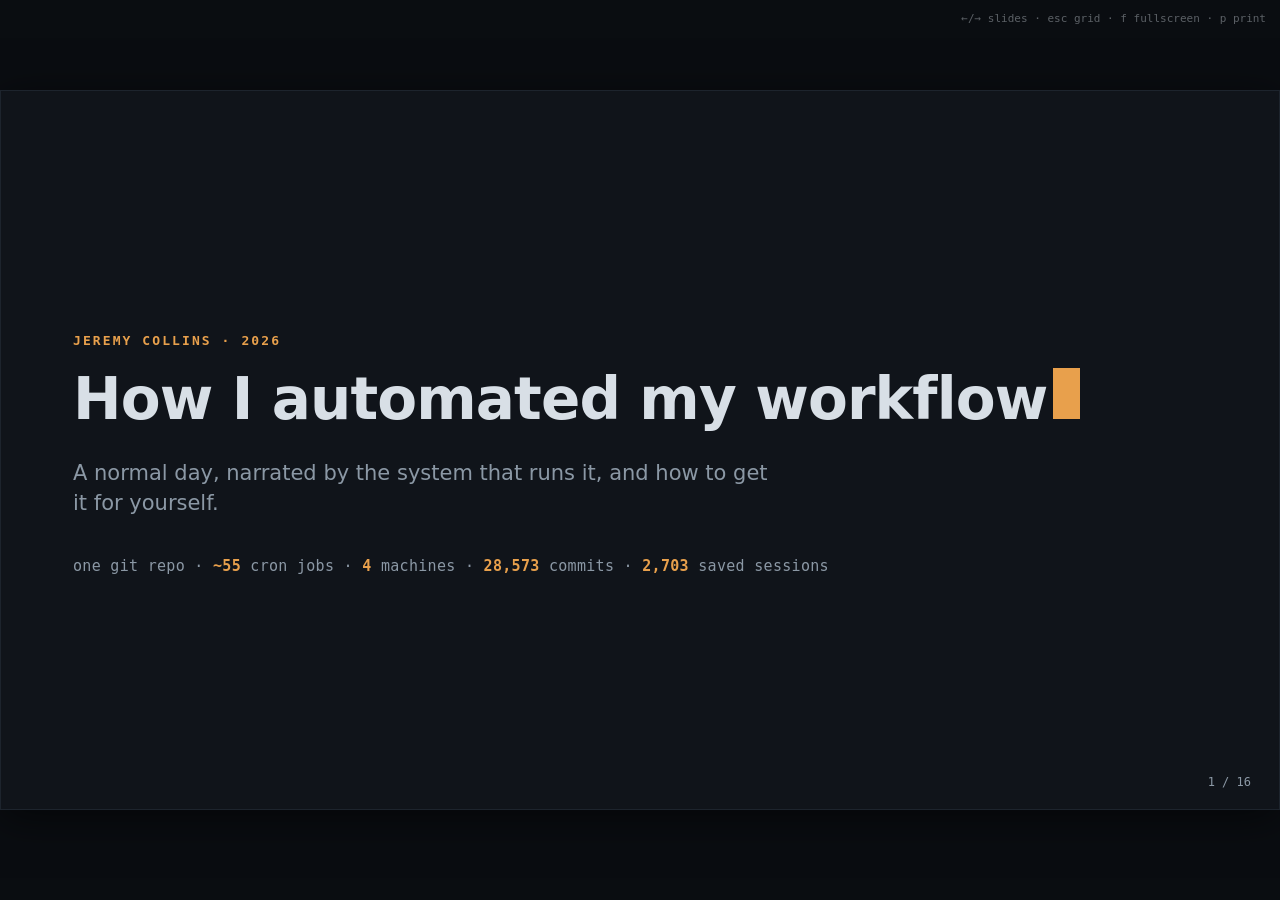
<file: vault/index.html>
<!doctype html>
<html lang="en">
<head>
<meta charset="utf-8">
<meta name="viewport" content="width=device-width, initial-scale=1">
<meta name="robots" content="noindex">
<meta name="description" content="A normal day narrated by the automation that runs it: a markdown vault that is also a git repo and the context every Claude Code session starts with, plus the cron agents around it, and a starter kit to build your own.">
<title>How I Automated My Workflow</title>
<link rel="icon" href="data:image/svg+xml,<svg xmlns=%22http://www.w3.org/2000/svg%22 viewBox=%220 0 100 100%22><text y=%22.9em%22 font-size=%2290%22>⚙️</text></svg>">
<style>
  :root{
    --bg:#10141a; --panel:#171d24; --panel2:#1c232c; --ink:#d8dfe6; --mut:#8b98a5;
    --line:#2a333d; --amber:#e8a04c; --amber-soft:#241b10; --teal:#3d8e92; --teal-xl:#12262a;
    --mono: ui-monospace,"SF Mono","Cascadia Code","JetBrains Mono",Menlo,Consolas,monospace;
    --sans: system-ui,-apple-system,"Segoe UI",Roboto,sans-serif;
  }
  *{box-sizing:border-box; margin:0; padding:0}
  html,body{height:100%; background:#0a0d11; font-family:var(--sans); color:var(--ink)}
  #stage{position:fixed; top:50%; left:50%; width:1280px; height:720px;
         transform:translate(-50%,-50%) scale(1); transform-origin:center center}
  .slide{position:absolute; inset:0; width:1280px; height:720px; background:var(--bg);
         padding:56px 72px 48px; display:none; flex-direction:column; overflow:hidden;
         box-shadow:0 8px 40px rgba(0,0,0,.55); border:1px solid #1d242d}
  .slide.active{display:flex}

  /* chrome */
  .tag{font-family:var(--mono); font-size:13px; letter-spacing:.16em; text-transform:uppercase;
       color:var(--amber); font-weight:700; margin-bottom:20px}
  .chip{align-self:flex-start; font-family:var(--mono); font-size:15px; font-weight:700; letter-spacing:.08em;
        background:var(--amber); color:#10141a; border-radius:6px; padding:5px 14px; margin-bottom:24px}
  .pageno{position:absolute; bottom:20px; right:28px; font-family:var(--mono); font-size:12px; color:var(--mut)}
  .foot{position:absolute; bottom:20px; left:72px; font-family:var(--mono); font-size:11px; color:#525d68}

  h1{font-size:42px; line-height:1.1; font-weight:700; letter-spacing:-.015em; margin-bottom:26px; text-wrap:balance}
  h1 code{font-family:var(--mono); color:var(--amber); font-size:.92em}
  .sub{font-size:21px; color:var(--mut); line-height:1.45; max-width:34em}
  .sub b{color:var(--ink)}
  .mono{font-family:var(--mono)}
  .content{flex:1; display:flex; flex-direction:column; min-height:0; justify-content:center}
  .cols{display:flex; gap:48px; align-items:center}
  .col{flex:1; min-width:0}

  ul.points{list-style:none; max-width:36em}
  ul.points li{font-size:21px; line-height:1.4; padding:10px 0 10px 30px; position:relative}
  ul.points li::before{content:"▸"; position:absolute; left:0; color:var(--amber)}
  ul.points li b{color:var(--ink)}
  ul.points li code{font-family:var(--mono); font-size:.84em; background:var(--panel2); border:1px solid var(--line); border-radius:4px; padding:1px 7px}

  .rows{display:grid; gap:12px}
  .row{display:grid; grid-template-columns:210px 1fr; gap:20px; align-items:baseline;
       background:var(--panel); border:1px solid var(--line); border-radius:10px; padding:15px 20px}
  .row .k{font-family:var(--mono); font-size:16px; font-weight:700; color:var(--amber)}
  .row .v{font-size:18.5px; color:var(--mut); line-height:1.4}
  .row .v b{color:var(--ink)}
  .row .v code{font-family:var(--mono); font-size:.82em; background:var(--panel2); border:1px solid var(--line); border-radius:4px; padding:1px 7px}

  .wire{margin-top:22px; display:flex; flex-direction:column; gap:9px; font-family:var(--mono); font-size:14.5px; color:var(--mut); line-height:1.45}
  .wire .w{display:flex; gap:12px; align-items:baseline}
  .wire .n{color:var(--amber); font-weight:700}
  .wire b{color:var(--ink); font-weight:600}

  pre{background:var(--panel); border:1px solid var(--line); border-left:3px solid var(--amber);
      border-radius:10px; padding:18px 24px; font-family:var(--mono);
      font-size:16px; line-height:1.7}
  pre .c{color:#5f6b77}
  pre .a{color:var(--amber); font-weight:700}

  .slack{background:var(--panel); border:1px solid var(--line); border-radius:10px; padding:16px 18px; display:flex; gap:14px; max-width:34em}
  .slack .av{width:38px; height:38px; border-radius:8px; background:var(--amber); color:#10141a; font:700 20px/38px var(--mono); text-align:center; flex:none}
  .slack .who{font-weight:700; font-size:15.5px}
  .slack .who span{font-weight:400; color:var(--mut); font-size:12.5px; font-family:var(--mono); margin-left:8px}
  .slack .msg{font-size:15.5px; line-height:1.55; color:var(--ink); margin-top:3px}
  .slack .msg code{font-family:var(--mono); font-size:.85em; background:var(--panel2); border:1px solid var(--line); border-radius:4px; padding:0 5px}

  .board{display:grid; gap:10px}
  .card{background:var(--panel); border:1px solid var(--line); border-radius:10px; padding:12px 14px}
  .card.need{border-color:var(--amber)}
  .card .hd{display:flex; align-items:baseline; gap:8px; flex-wrap:wrap}
  .card .nm{font-family:var(--mono); font-size:15px; font-weight:700; color:var(--amber)}
  .card .mchip{font-family:var(--mono); font-size:11px; color:var(--mut); border:1px solid var(--line); border-radius:4px; padding:0 6px}
  .card .st{font-size:16px; font-weight:700; margin-top:5px}
  .card .lx{font-size:13.5px; color:var(--mut); margin-top:3px}
  .card .bar{height:5px; background:var(--panel2); border-radius:3px; margin-top:9px; overflow:hidden}
  .card .bar i{display:block; height:100%; background:var(--teal)}
  .card .nu{font-family:var(--mono); font-size:11.5px; color:var(--amber); margin-top:8px; letter-spacing:.06em}

  .stats{font-family:var(--mono); font-size:15px; color:var(--mut); margin-top:38px; letter-spacing:.02em}
  .stats b{color:var(--amber)}
  .cursor{display:inline-block; width:.46em; height:.88em; margin-left:.1em; background:var(--amber); vertical-align:baseline}
  @media (prefers-reduced-motion: no-preference){ .cursor{animation:blink 1.25s steps(1) infinite} }
  @keyframes blink{50%{opacity:0}}
  a{color:var(--amber)}

  /* overview mode */
  body.overview #stage{display:none}
  #grid{display:none}
  body.overview #grid{display:grid; grid-template-columns:repeat(5,1fr); gap:10px; padding:14px;
        position:fixed; inset:0; overflow-y:auto; background:#06080b}
  #grid .thumb{position:relative; aspect-ratio:16/9; cursor:pointer; border-radius:4px; overflow:hidden; outline:2px solid transparent}
  #grid .thumb:hover{outline-color:var(--amber)}
  #grid .thumb .mini{width:1280px; height:720px; transform-origin:top left; position:absolute; top:0; left:0; pointer-events:none}
  #grid .thumb .mini .slide{display:flex; box-shadow:none}
  #grid .thumb .tn{position:absolute; bottom:4px; right:6px; font-family:var(--mono); font-size:11px; color:#fff;
        background:rgba(0,0,0,.55); padding:1px 6px; border-radius:6px; z-index:2}

  #progress{position:fixed; bottom:0; left:0; height:3px; background:var(--amber); width:0%; z-index:50; transition:width .15s}
  #help{position:fixed; top:12px; right:14px; font-family:var(--mono); font-size:11px; color:rgba(216,223,230,.4); z-index:50}

  @media print{
    html,body{background:#fff}
    #stage{position:static; transform:none; width:auto; height:auto}
    .slide{display:flex; position:relative; page-break-after:always; box-shadow:none; margin:0 auto}
    #progress,#help,#grid{display:none !important}
  }
</style>
</head>
<body>
<div id="help">←/→ slides · esc grid · f fullscreen · p print</div>
<div id="progress"></div>
<div id="grid"></div>
<div id="stage">

<!-- ============ 1 · TITLE ============ -->
<section class="slide" data-sid="title">
  <div class="content">
    <p class="tag">jeremy collins · 2026</p>
    <h1 style="font-size:58px">How I automated my workflow<span class="cursor"></span></h1>
    <p class="sub">A normal day, narrated by the system that runs it, and how to get it for yourself.</p>
    <p class="stats">one git repo · <b>~55</b> cron jobs · <b>4</b> machines · <b>28,573</b> commits · <b>2,703</b> saved sessions</p>
  </div>
</section>

<!-- ============ 2 · THE IDEA ============ -->
<section class="slide" data-sid="idea">
  <p class="tag">the whole idea</p>
  <div class="content">
    <div class="cols">
      <div class="col">
        <h1>Everything is markdown in one git repo.</h1>
        <p class="sub">Notes, tasks, transcripts, saved sessions, and the automation's own source code. <b>Agents read it, write it, and ship through it.</b></p>
        <p class="sub" style="margin-top:18px">The same repo is my <b><a href="https://obsidian.md" target="_blank" rel="noopener">Obsidian</a> vault</b>, where I take notes all day. <span class="mono" style="color:var(--amber); font-size:16px">live demo →</span></p>
      </div>
      <div class="col">
        <pre><code>~/vault/
  2026-09-18.md    <span class="c">← today's note</span>
  Tasks.md         <span class="c">← auto-scored</span>
  Research/  Meta/
  Conversations/   <span class="c">← every session</span>
  RECENT.md        <span class="c">← last 100, indexed</span>
  .vault/          <span class="c">← agent source + tests</span></code></pre>
      </div>
    </div>
  </div>
</section>

<!-- ============ 3 · OVERNIGHT ============ -->
<section class="slide" data-sid="chores">
  <span class="chip">05:00 – 07:00</span>
  <div class="content">
    <h1>It does its chores before I'm up.</h1>
    <div class="rows" style="max-width:56em">
      <div class="row"><span class="k">every 5 min</span><span class="v"><b>sync_vault.sh</b>: pull Drive · Slack · calendar → commit → push</span></div>
      <div class="row"><span class="k">05:00</span><span class="v"><b>organize_vault.py</b>: Claude files loose notes <span style="font-size:.85em">(moves, never deletes)</span></span></div>
    </div>
    <p class="sub" style="margin-top:26px">Every machine, every 5 minutes, all night. I wake up to a clean, current vault.</p>
  </div>
</section>

<!-- ============ 4 · SLACK TOKEN HOW-TO ============ -->
<section class="slide" data-sid="slack-bot">
  <p class="tag">how-to · ~10 minutes</p>
  <div class="content">
    <h1>One paste gets you a Slack bot.</h1>
    <div class="cols">
      <div class="col">
        <div class="rows">
          <div class="row" style="grid-template-columns:44px 1fr"><span class="k">1</span><span class="v"><b>api.slack.com/apps</b> → New App → <b>From a manifest</b> → paste →</span></div>
          <div class="row" style="grid-template-columns:44px 1fr"><span class="k">2</span><span class="v"><b>Install</b> → two tokens into <code>~/.vault/slack.env</code></span></div>
          <div class="row" style="grid-template-columns:44px 1fr"><span class="k">3</span><span class="v"><code>/invite</code> the bot to your channel. Done.</span></div>
        </div>
      </div>
      <div class="col">
        <pre style="font-size:13.5px"><code>{ "display_information": { "name": "vault-bot" },
  "features": { "bot_user":
    { "display_name": "vault-bot" } },
  "oauth_config": { "scopes": {
    "bot":  ["chat:write", "reactions:write",
             "im:write", "im:history"],
    "user": ["channels:history"] } } }</code></pre>
      </div>
    </div>
    <p class="sub" style="margin-top:20px; font-size:18px">Bot token posts, user token reads. That's the whole trick.</p>
  </div>
</section>

<!-- ============ 5 · WARM SESSIONS ============ -->
<section class="slide" data-sid="warm-sessions">
  <span class="chip">08:05</span>
  <div class="content">
    <h1>Claude already knows what today is about.</h1>
    <div class="cols">
      <div class="col">
        <ul class="points" style="font-size:20px">
          <li>A SessionStart hook injects <b>today's note</b></li>
          <li>Repo CLAUDE.md rebuilt every 5 min: <b>meetings · Slack · calendar</b></li>
          <li>Prefs + standing memories load globally</li>
          <li>Relevant vault changes refresh each repo's <b>TODO.md</b></li>
        </ul>
        <p class="stats" style="margin-top:26px"><b>zero</b> "let me explain my setup" preambles</p>
      </div>
      <div class="col">
        <pre style="font-size:14px"><code><span class="c"># what a session sees at t=0</span>
<span class="a">~/.claude/CLAUDE.md</span>   my coding prefs
<span class="a">repo CLAUDE.md</span>        <span class="c">rebuilt 5 min ago:</span>
  meetings · slack · calendar
<span class="a">memory/</span>               standing memories
<span class="a">hook →</span> today's note + 3 recent dailies

<span class="c"># reads on demand: the whole vault</span>
  Slack/ archives · Drive Sync/ docs
  meeting transcripts · Tasks.md
  Meta/situational_awareness.md  <span class="c">hourly synthesis</span>
  RECENT.md + 2,700 saved sessions</code></pre>
      </div>
    </div>
  </div>
</section>

<!-- ============ 6 · MISSION CONTROL ============ -->
<section class="slide" data-sid="mission-control">
  <span class="chip">09:00</span>
  <div class="content">
    <h1>Mission control: every session on one board.</h1>
    <div class="cols">
      <div class="col">
        <ul class="points" style="font-size:19px">
          <li>Each session is a <b>named tmux session</b> on an always-on box, <b>75 of them</b> at last count</li>
          <li>A card per session: state headline, last exchange, context bar, and a <b>"needs you"</b> footer only when I'm the blocker</li>
          <li><b>Reply, spawn, resume</b>, or drive the raw terminal from the browser; laptop sessions join via a per-minute rsync</li>
          <li><b>Nothing ends by accident:</b> closed terminal, OOM, reboot → a cron loop resurrects it with <code>claude --resume</code>, context intact</li>
          <li>The vault rides along: an <b>allowlisted subset</b> syncs to the box, so personal notes never leave home</li>
        </ul>
        <p class="stats" style="margin-top:18px">one stdlib python file + one static page · <b>polling over plain HTTP</b></p>
      </div>
      <div class="col" style="flex:0 0 430px">
        <div class="board">
          <div class="card">
            <div class="hd"><span class="nm">deck-rewrite</span><span class="mchip">box · ~/vault@main</span></div>
            <div class="st">Editing slide 6, checking layout</div>
            <div class="lx">→ screenshot matches; moving on to the setup page</div>
            <div class="bar"><i style="width:42%"></i></div>
          </div>
          <div class="card need">
            <div class="hd"><span class="nm">vault-doctor-fix</span><span class="mchip">box · ~/.vault@main</span></div>
            <div class="st">Waiting on your yes</div>
            <div class="lx">→ two fixes proposed for the orphan-link check. Ship both?</div>
            <div class="bar"><i style="width:67%"></i></div>
            <div class="nu">▲ needs you</div>
          </div>
          <div class="card">
            <div class="hd"><span class="nm">thesis-ch3</span><span class="mchip">laptop · ~/thesis@figs</span></div>
            <div class="st">Running the figure script</div>
            <div class="lx">→ 3 of 5 panels regenerated</div>
            <div class="bar"><i style="width:23%"></i></div>
          </div>
        </div>
      </div>
    </div>
  </div>
</section>

<!-- ============ 8 · AGENTS ALL DAY ============ -->
<section class="slide" data-sid="agents">
  <span class="chip">all day</span>
  <div class="content">
    <h1>Agents work the queue while I work.</h1>
    <p class="sub" style="font-size:18px; margin-bottom:20px">My todo list syncs into <b>Tasks.md</b>, where Claude scores every task by <b>importance · urgency · time</b>. Then:</p>
    <div class="rows" style="max-width:56em">
      <div class="row"><span class="k">task_worker</span><span class="v"><b>triages Tasks.md for work it can own</b>, pitches me a plan in Slack, ships it on my 👍</span></div>
      <div class="row"><span class="k">slack_responder</span><span class="v">drafts replies in my active threads with <b>full vault context</b></span></div>
      <div class="row"><span class="k">action_detector</span><span class="v">turns Slack messages into actions, and risky ones ask first</span></div>
      <div class="row"><span class="k">reminder</span><span class="v">"remind me in 40 min" → Slack ping</span></div>
    </div>
  </div>
</section>

<!-- ============ 9b · OVERNIGHT ============ -->
<section class="slide" data-sid="overnight">
  <span class="chip">overnight</span>
  <div class="content">
    <h1>Long jobs run while I sleep.</h1>
    <div class="cols">
      <div class="col">
        <ul class="points" style="font-size:20px">
          <li>Sessions live in <b>remote tmux</b> + plan docs in the vault, so disconnects lose nothing and <code>claude --resume</code> picks up mid-thought</li>
          <li><b>Several Claude Max accounts</b>, enrolled once: on a usage limit, <code>claude-rotate</code> kills the session, <b>switches account, resumes, and nudges it onward</b> <span style="color:var(--mut); font-size:17px">(live as of this morning)</span></li>
        </ul>
      </div>
      <div class="col">
        <div class="rows">
          <div class="row" style="grid-template-columns:44px 1fr"><span class="k">1</span><span class="v">questions go out via <code>claude-slack ask</code>: <b>5-min terminal grace</b>, then it DMs my phone and polls for the answer</span></div>
          <div class="row" style="grid-template-columns:44px 1fr"><span class="k">2</span><span class="v">no reply? the question <b>parks in the plan's decision queue</b>…</span></div>
          <div class="row" style="grid-template-columns:44px 1fr"><span class="k">3</span><span class="v">…work continues unblocked, and if Slack is down, an <b>outbox file</b> in the vault catches the message</span></div>
        </div>
      </div>
    </div>
    <p class="sub" style="margin-top:22px; font-size:18px">Recent proof: a full talk deck assembled overnight. <b>One ping, three questions</b>.</p>
  </div>
</section>

<!-- ============ 9c · LIVING DOCS ============ -->
<section class="slide" data-sid="living-docs">
  <span class="chip">twice daily</span>
  <div class="content">
    <h1>Docs that keep themselves current.</h1>
    <ul class="points">
      <li><code>state-refresh</code> on the work cluster: headless <code>claude&nbsp;-p</code> merges <b>cluster-visible evidence</b> (runs, evals, commits) into <b>state.md</b> + <b>research_log.md</b></li>
      <li>Same pattern at home: <b>situational_awareness.md</b> re-synthesized hourly from journal · tasks · calendar · git</li>
      <li>Sessions <b>read state instead of re-deriving it</b>: the doc is the handoff between yesterday's agent and today's</li>
    </ul>
  </div>
</section>

<!-- ============ 10 · SESSIONS SAVED ============ -->
<section class="slide" data-sid="sessions-saved">
  <span class="chip">when a session ends</span>
  <div class="content">
    <h1>No conversation is ever lost.</h1>
    <div class="cols">
      <div class="col">
        <ul class="points" style="font-size:20px">
          <li>A Stop hook saves <b>every session</b> to the vault, plus a one-line index</li>
          <li>Sessions <b>sync across machines</b> with the vault: the ○ rows in the picker are another machine's, resumable as handoffs</li>
          <li><code>claude-resume</code> reopens any of them, any day, on <b>any machine</b></li>
        </ul>
      </div>
      <div class="col">
        <pre style="font-size:13px; line-height:1.55; padding:14px 18px"><code><span class="c">Select conversation  (↑↓ arrows, Enter, q=quit)
● local (exact resume)   ○ remote (handoff)</span>

<span class="a">● 2026-09-18  deck-rewrite</span>
● 2026-09-18  [vault] file today's loose notes
○ 2026-09-17  thesis-ch3               <span class="c">← laptop</span>
● 2026-09-17  vault-doctor-fix
○ 2026-09-16  [vault] draft the setup note
● 2026-09-15  reading-group-notes</code></pre>
      </div>
    </div>
  </div>
</section>

<!-- ============ 11 · LEARNS TASTE ============ -->
<section class="slide" data-sid="taste">
  <span class="chip">over time</span>
  <div class="content">
    <h1>It learns my taste from my corrections.</h1>
    <div style="font-size:22px; line-height:1.5; max-width:44em">
      <p>I correct a session once: <b>"stop adding fallbacks"</b></p>
      <p class="mono" style="color:var(--amber); font-size:17px; margin:12px 0 12px 4px">↓ &nbsp;refine-prefs, on session end</p>
      <p><b>coding_prefs.md</b><span style="color:var(--mut); font-size:19px">: ~700 lines of accumulated taste</span></p>
      <p class="mono" style="color:var(--amber); font-size:17px; margin:12px 0 12px 4px">↓</p>
      <p>every future session and <b>every PR review</b> obeys it</p>
    </div>
  </div>
</section>

<!-- ============ 12 · SELF-REPAIR ============ -->
<section class="slide" data-sid="self-repair">
  <span class="chip">08:00 tomorrow</span>
  <div class="content">
    <h1>It tests and repairs itself.</h1>
    <div class="cols">
      <div class="col">
        <ul class="points" style="font-size:20px">
          <li>Daily pytest over the agent source, and scripts deploy <b>only on green</b></li>
          <li>On red: Claude auto-fix, <b>2 attempts max</b>, then Slack with the repro command <code>pytest .vault/tests -x</code></li>
          <li>5 straight failures → <b>circuit breaker</b> blocks the job until fixed</li>
        </ul>
      </div>
      <div class="col">
        <div class="slack">
          <div class="av" style="background:#D97757; display:flex; align-items:center; justify-content:center">
            <svg width="22" height="22" viewBox="0 0 24 24" aria-label="Claude"><g fill="#fff"><rect x="10.9" y="3" width="2.2" height="18" rx="1.1"/><rect x="10.9" y="3" width="2.2" height="18" rx="1.1" transform="rotate(45 12 12)"/><rect x="10.9" y="3" width="2.2" height="18" rx="1.1" transform="rotate(90 12 12)"/><rect x="10.9" y="3" width="2.2" height="18" rx="1.1" transform="rotate(135 12 12)"/></g></svg>
          </div>
          <div>
            <div class="who">vault-bot <span>08:00</span></div>
            <div class="msg">vault tests:<br>
            <span class="mono" style="font-size:12px">=========== <b>275 passed</b> in 1.29s ===========</span></div>
          </div>
        </div>
      </div>
    </div>
  </div>
</section>

<!-- ============ 12b · COST ============ -->
<section class="slide" data-sid="cost">
  <span class="chip">accounting</span>
  <div class="content">
    <h1>What it costs, tracked per agent.</h1>
    <ul class="points">
      <li><b>token_tracker</b> wraps every <code>claude&nbsp;-p</code> call with a tag, so real token counts land in <code>token_usage.jsonl</code></li>
      <li><code>vault-tokens</code> breaks spend down hourly · daily · all-time; <b>token_monitor</b> alerts when a day or a session crosses a threshold</li>
      <li>Interactive sessions ride the <b>Max subscriptions</b>, and with the account rotation that side is a flat cost</li>
    </ul>
  </div>
</section>

<!-- ============ 13 · THREE TRICKS ============ -->
<section class="slide" data-sid="tricks">
  <p class="tag">why it stays boring</p>
  <div class="content">
    <h1>What actually keeps it working.</h1>
    <div class="rows" style="max-width:58em">
      <div class="row"><span class="k">*.md merge=union</span><span class="v">two machines edit the same note → git keeps <b>both lines</b> instead of conflicting</span></div>
      <div class="row"><span class="k">.is_primary</span><span class="v">every machine syncs, <b>exactly one sends</b>: the whole guard is <code>[[ -f ~/.vault/.is_primary ]] || exit 0</code></span></div>
      <div class="row"><span class="k">crontab.yaml</span><span class="v">cron is <b>generated and diffed</b>, never hand-edited: <code>deploy_crontab.py --install</code></span></div>
    </div>
  </div>
</section>

<!-- ============ 13b · COMMENT LOOP ============ -->
<section class="slide" data-sid="comment-loop">
  <span class="chip">meta</span>
  <div class="content">
    <h1>This deck edited itself this morning.</h1>
    <div class="rows" style="max-width:56em">
      <div class="row" style="grid-template-columns:44px 1fr"><span class="k">1</span><span class="v"><b>shift+click</b> anywhere on a slide → a pin + comment (text or pasted image) lands in a JSON file next to the deck</span></div>
      <div class="row" style="grid-template-columns:44px 1fr"><span class="k">2</span><span class="v">a file-watcher <b>wakes a Claude session</b>: it makes the edit, replies on the pin, the page auto-reloads</span></div>
      <div class="row" style="grid-template-columns:44px 1fr"><span class="k">3</span><span class="v">works for <b>any locally-served page</b>: a ~100-line server + a tunnel + a watcher</span></div>
    </div>
    <p class="sub" style="margin-top:22px; font-size:18px">These slides went through <b>24 pins</b> this morning, each one a round trip of exactly this loop.</p>
  </div>
</section>

<!-- ============ 14 · ADOPT ============ -->
<section class="slide" data-sid="adopt">
  <p class="tag">adopt it</p>
  <div class="content">
    <h1>Start now.</h1>
    <div class="rows" style="max-width:58em">
      <div class="row"><span class="k">get the kit</span><span class="v">paste <b>one line</b> into Claude Code (<a href="start.html">setup page</a>): it looks at your machine, asks how you work, proposes a shaped setup (Seed / Scholar / Operator), installs only that, walks you through one loop · or <a href="starter.tar.gz">starter.tar.gz</a> → <code>./setup.sh</code></span></div>
      <div class="row"><span class="k">you get</span><span class="v">vault repo + <code>merge=union</code> · 5-min sync · session save + RECENT index · daily-note hook · <code>kssh</code> · cron-from-template</span></div>
      <div class="row"><span class="k">not included</span><span class="v">my preferences and personal pipelines, <b>yours to shape</b>; digest bot &amp; friends on request (the Slack slide was the hard part)</span></div>
      <div class="row"><span class="k">or just ask</span><span class="v">nothing to read first: open Claude Code, paste the <a href="PROMPT.md">prompt</a> link, and <b>say what you want</b>. It helps you through the setup and <b>suggests bells &amp; whistles</b> from <a href="extras/">extras/</a> that fit how you work</span></div>
    </div>
    <p class="sub" style="margin-top:26px">Step-by-step instructions: <a href="start.html">the setup site</a>.</p>
  </div>
</section>

</div>

<script>
(()=> {
  const stage=document.getElementById('stage');
  const progress=document.getElementById('progress');
  const slides=[...document.querySelectorAll('.slide')];
  let cur=0;

  slides.forEach((s,i)=>{
    const n=document.createElement('div'); n.className='pageno'; n.textContent=(i+1)+' / '+slides.length; s.appendChild(n);
    if(i>0){const f=document.createElement('div'); f.className='foot'; f.textContent='how i automated my workflow · j. collins'; s.appendChild(f);}
  });
  function fit(){
    const sc=Math.min(innerWidth/1280, innerHeight/720);
    stage.style.transform='translate(-50%,-50%) scale('+sc+')';
  }
  function show(i){
    cur=Math.max(0,Math.min(slides.length-1,i));
    slides.forEach((s,j)=>s.classList.toggle('active',j===cur));
    progress.style.width=((cur)/(slides.length-1)*100)+'%';
    history.replaceState(null,'','#'+(cur+1));
  }
  addEventListener('resize',()=>{fit(); if(document.body.classList.contains('overview')) scaleThumbs();});
  function scaleThumbs(){
    document.querySelectorAll('#grid .thumb').forEach(t=>{
      const w=t.clientWidth;
      t.style.height=(w*720/1280)+'px';
      t.querySelector('.mini').style.transform='scale('+(w/1280)+')';
    });
  }
  addEventListener('keydown',e=>{
    if(e.target.tagName==='TEXTAREA') return;
    if(e.key==='ArrowRight'||e.key===' '||e.key==='PageDown') show(cur+1);
    else if(e.key==='ArrowLeft'||e.key==='PageUp') show(cur-1);
    else if(e.key==='Home') show(0);
    else if(e.key==='End') show(slides.length-1);
    else if(e.key==='f'){ document.fullscreenElement?document.exitFullscreen():document.documentElement.requestFullscreen(); }
    else if(e.key==='p'){ window.print(); }
    else if(e.key==='o'||e.key==='Escape'){ toggleOverview(); }
  });
  // overview
  const grid=document.getElementById('grid');
  let built=false;
  function toggleOverview(){
    if(!built){
      slides.forEach((s,i)=>{
        const t=document.createElement('div'); t.className='thumb';
        const m=document.createElement('div'); m.className='mini';
        const c=s.cloneNode(true); c.classList.add('active');
        m.appendChild(c); t.appendChild(m);
        const tn=document.createElement('span'); tn.className='tn'; tn.textContent=i+1; t.appendChild(tn);
        t.addEventListener('click',()=>{toggleOverview(); show(i);});
        grid.appendChild(t);
      });
      built=true;
    }
    document.body.classList.toggle('overview');
    if(document.body.classList.contains('overview')) requestAnimationFrame(scaleThumbs);
  }
  const h=parseInt((location.hash||'').slice(1),10);
  fit(); show(isNaN(h)?0:h-1);
})();
</script>
</body>
</html>
</file>
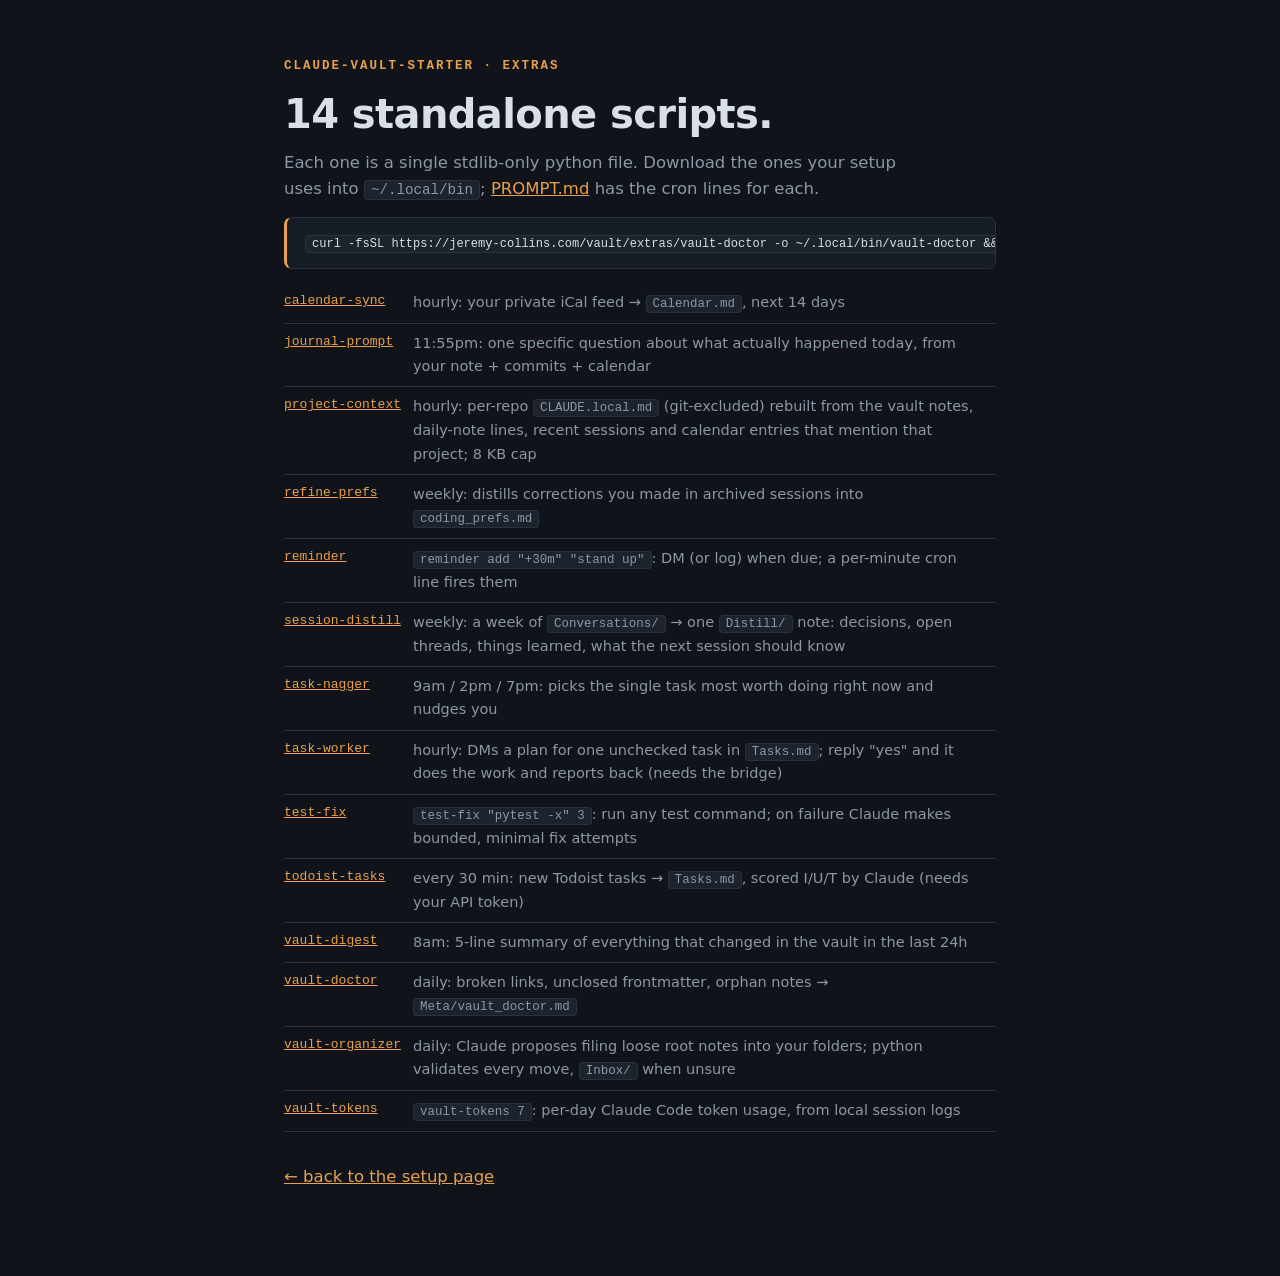
<file: vault/extras/index.html>
<!doctype html>
<html lang="en">
<head>
<meta charset="utf-8">
<meta name="viewport" content="width=device-width, initial-scale=1">
<meta name="robots" content="noindex">
<title>claude-vault-starter · extras</title>
<style>
  :root{--bg:#10141a; --panel:#171d24; --panel2:#1c232c; --ink:#d8dfe6; --mut:#8b98a5; --line:#2a333d; --amber:#e8a04c;
        --mono: ui-monospace,"SF Mono","Cascadia Code","JetBrains Mono",Menlo,Consolas,monospace}
  *{box-sizing:border-box}
  body{background:var(--bg); color:var(--ink); margin:0; font:16.5px/1.6 system-ui,-apple-system,"Segoe UI",Roboto,sans-serif}
  .wrap{max-width:760px; margin:0 auto; padding:56px 24px 80px}
  .tag{font-family:var(--mono); font-size:12.5px; letter-spacing:.16em; text-transform:uppercase; color:var(--amber); font-weight:700; margin:0 0 16px}
  h1{font-size:clamp(28px,5vw,40px); line-height:1.1; letter-spacing:-.015em; margin:0 0 14px}
  p{max-width:60ch; color:var(--mut); margin:0 0 14px}
  a{color:var(--amber)}
  code{font-family:var(--mono); font-size:.86em; background:var(--panel2); border:1px solid var(--line); border-radius:4px; padding:1px 6px}
  pre{background:var(--panel); border:1px solid var(--line); border-left:3px solid var(--amber); border-radius:8px; padding:14px 18px; overflow-x:auto; font:14px/1.6 var(--mono); margin:0 0 14px}
  table{border-collapse:collapse; font-size:14.5px; width:100%; margin:0 0 14px}
  td{padding:8px 12px 8px 0; border-bottom:1px solid var(--line); vertical-align:top; color:var(--mut)}
  td:first-child{font-family:var(--mono); font-size:13px; white-space:nowrap}
</style>
</head>
<body>
<div class="wrap">
  <p class="tag">claude-vault-starter · extras</p>
  <h1>14 standalone scripts.</h1>
  <p>Each one is a single stdlib-only python file. Download the ones your setup uses into <code>~/.local/bin</code>;
     <a href="../PROMPT.md">PROMPT.md</a> has the cron lines for each.</p>
  <pre><code>curl -fsSL https://jeremy-collins.com/vault/extras/vault-doctor -o ~/.local/bin/vault-doctor &amp;&amp; chmod +x ~/.local/bin/vault-doctor</code></pre>
  <table>
    <tr><td><a href="calendar-sync">calendar-sync</a></td><td>hourly: your private iCal feed → <code>Calendar.md</code>, next 14 days</td></tr>
    <tr><td><a href="journal-prompt">journal-prompt</a></td><td>11:55pm: one specific question about what actually happened today, from your note + commits + calendar</td></tr>
    <tr><td><a href="project-context">project-context</a></td><td>hourly: per-repo <code>CLAUDE.local.md</code> (git-excluded) rebuilt from the vault notes, daily-note lines, recent sessions and calendar entries that mention that project; 8 KB cap</td></tr>
    <tr><td><a href="refine-prefs">refine-prefs</a></td><td>weekly: distills corrections you made in archived sessions into <code>coding_prefs.md</code></td></tr>
    <tr><td><a href="reminder">reminder</a></td><td><code>reminder add "+30m" "stand up"</code>: DM (or log) when due; a per-minute cron line fires them</td></tr>
    <tr><td><a href="session-distill">session-distill</a></td><td>weekly: a week of <code>Conversations/</code> → one <code>Distill/</code> note: decisions, open threads, things learned, what the next session should know</td></tr>
    <tr><td><a href="task-nagger">task-nagger</a></td><td>9am / 2pm / 7pm: picks the single task most worth doing right now and nudges you</td></tr>
    <tr><td><a href="task-worker">task-worker</a></td><td>hourly: DMs a plan for one unchecked task in <code>Tasks.md</code>; reply "yes" and it does the work and reports back (needs the bridge)</td></tr>
    <tr><td><a href="test-fix">test-fix</a></td><td><code>test-fix "pytest -x" 3</code>: run any test command; on failure Claude makes bounded, minimal fix attempts</td></tr>
    <tr><td><a href="todoist-tasks">todoist-tasks</a></td><td>every 30 min: new Todoist tasks → <code>Tasks.md</code>, scored I/U/T by Claude (needs your API token)</td></tr>
    <tr><td><a href="vault-digest">vault-digest</a></td><td>8am: 5-line summary of everything that changed in the vault in the last 24h</td></tr>
    <tr><td><a href="vault-doctor">vault-doctor</a></td><td>daily: broken links, unclosed frontmatter, orphan notes → <code>Meta/vault_doctor.md</code></td></tr>
    <tr><td><a href="vault-organizer">vault-organizer</a></td><td>daily: Claude proposes filing loose root notes into your folders; python validates every move, <code>Inbox/</code> when unsure</td></tr>
    <tr><td><a href="vault-tokens">vault-tokens</a></td><td><code>vault-tokens 7</code>: per-day Claude Code token usage, from local session logs</td></tr>
  </table>
  <p style="margin-top:32px"><a href="../start.html">← back to the setup page</a></p>
</div>
</body>
</html>
</file>
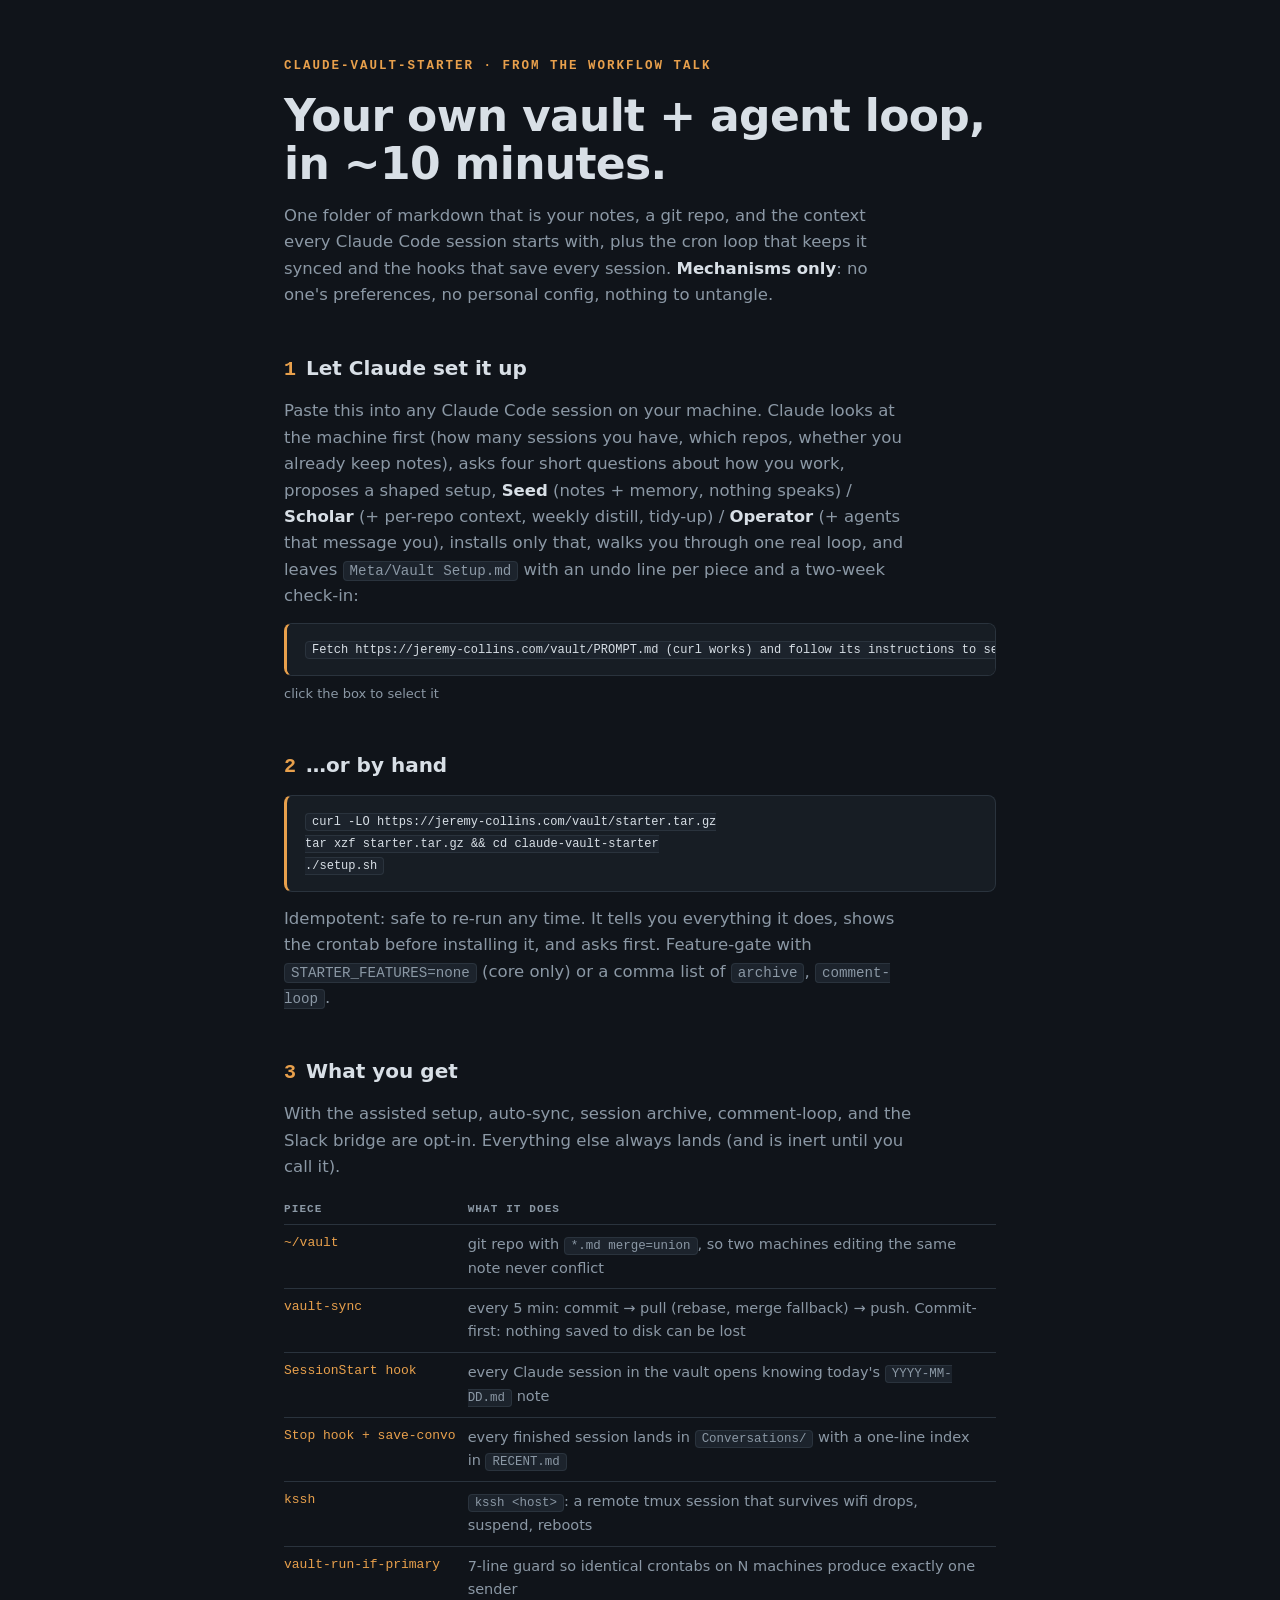
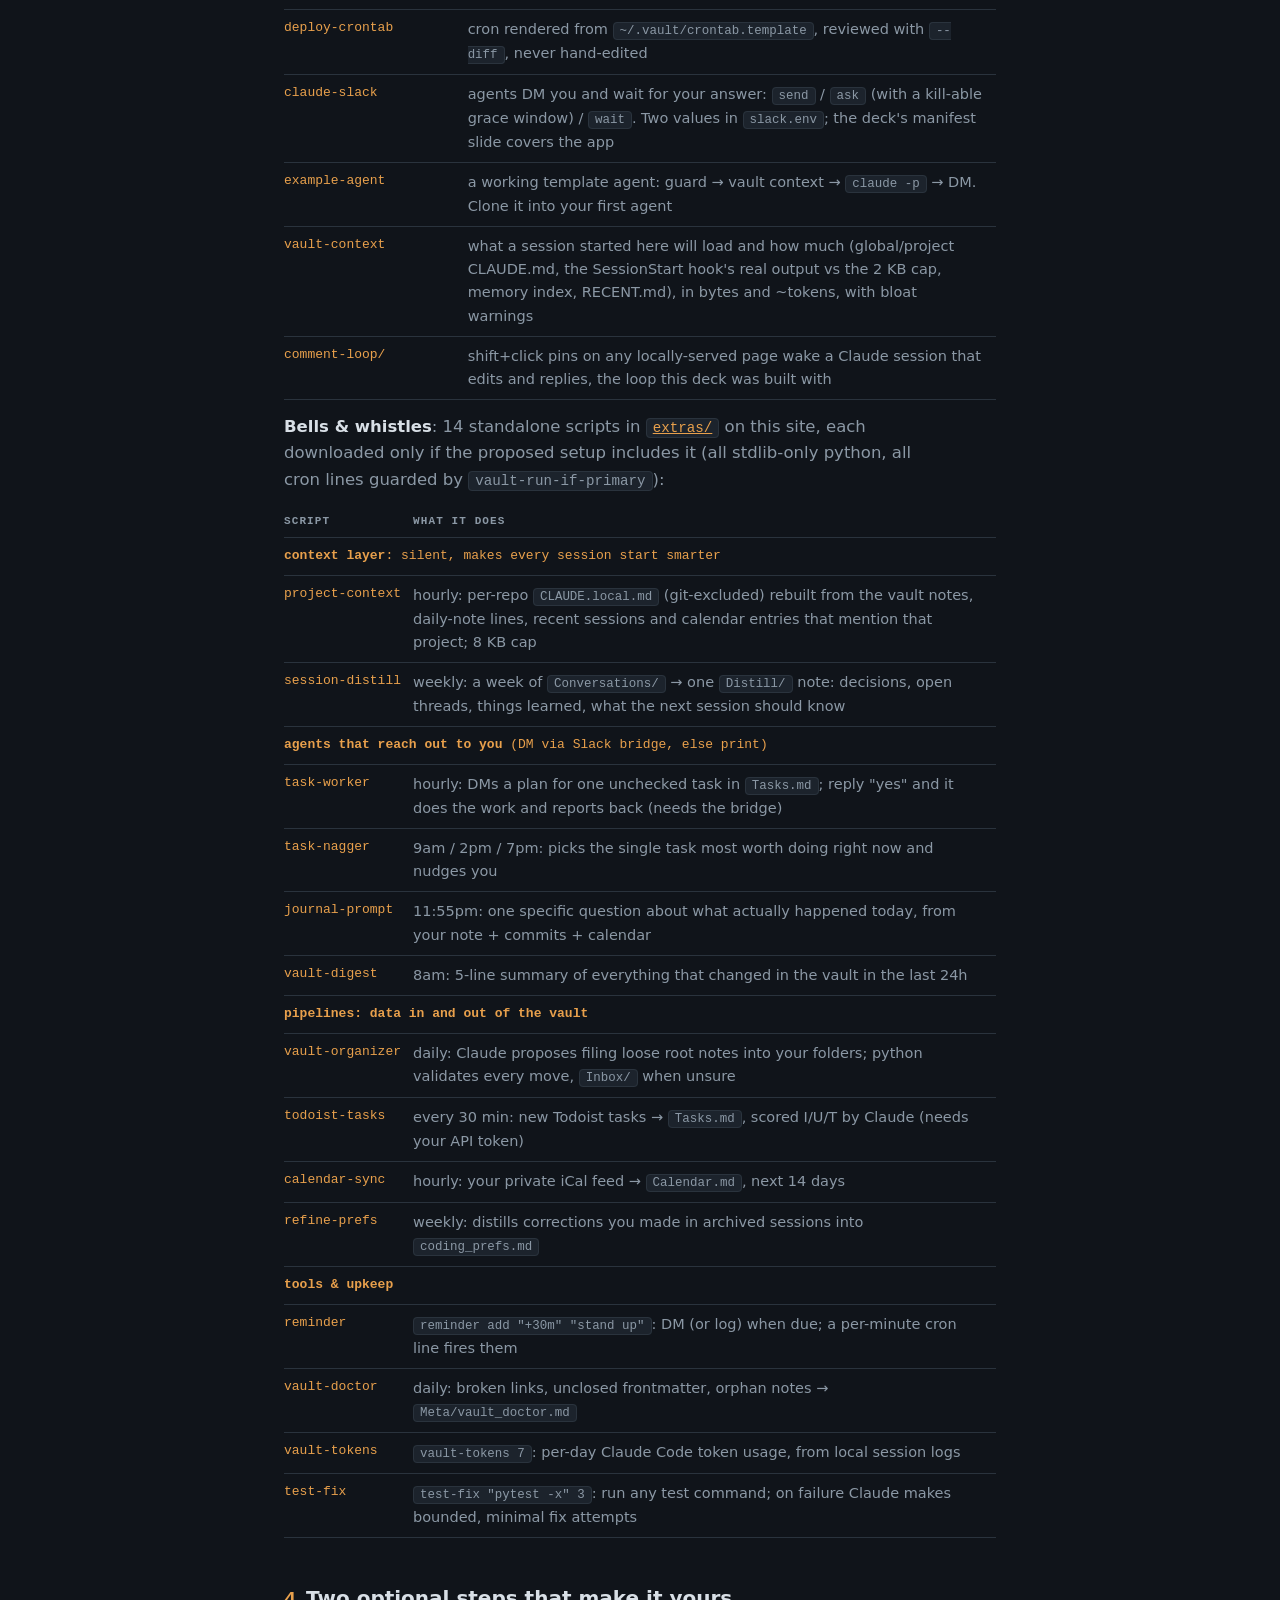
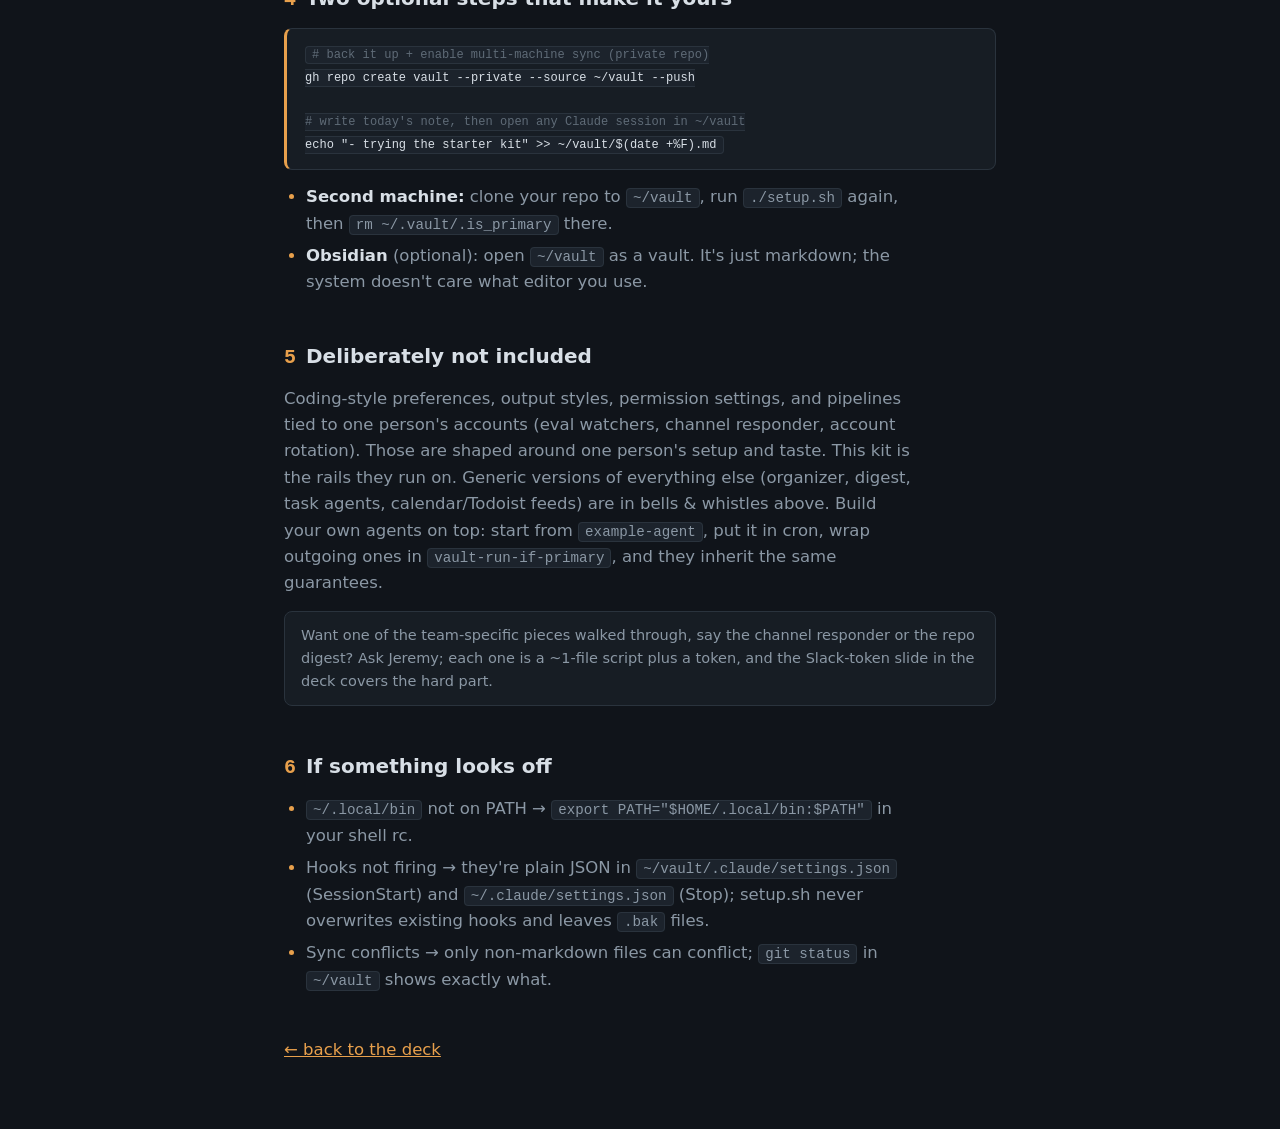
<file: vault/start.html>
<!doctype html>
<html lang="en">
<head>
<meta charset="utf-8">
<meta name="viewport" content="width=device-width, initial-scale=1">
<meta name="robots" content="noindex">
<title>claude-vault-starter · setup</title>
<link rel="icon" href="data:image/svg+xml,<svg xmlns=%22http://www.w3.org/2000/svg%22 viewBox=%220 0 100 100%22><text y=%22.9em%22 font-size=%2290%22>⚙️</text></svg>">
<style>
  :root{
    --bg:#10141a; --panel:#171d24; --panel2:#1c232c; --ink:#d8dfe6; --mut:#8b98a5;
    --line:#2a333d; --amber:#e8a04c;
    --mono: ui-monospace,"SF Mono","Cascadia Code","JetBrains Mono",Menlo,Consolas,monospace;
  }
  *{box-sizing:border-box}
  body{background:var(--bg); color:var(--ink); margin:0;
       font:16.5px/1.6 system-ui,-apple-system,"Segoe UI",Roboto,sans-serif}
  .wrap{max-width:760px; margin:0 auto; padding:56px 24px 80px}
  .tag{font-family:var(--mono); font-size:12.5px; letter-spacing:.16em; text-transform:uppercase;
       color:var(--amber); font-weight:700; margin:0 0 16px}
  h1{font-size:clamp(30px,5vw,44px); line-height:1.1; letter-spacing:-.015em; margin:0 0 14px}
  h2{font-size:20px; margin:44px 0 12px}
  h2 .n{color:var(--amber); font-family:var(--mono); margin-right:10px}
  p{max-width:60ch; color:var(--mut); margin:0 0 14px}
  p b, li b{color:var(--ink)}
  ul{margin:0 0 14px; padding-left:22px; color:var(--mut)}
  li{margin-bottom:6px; max-width:58ch}
  li::marker{color:var(--amber)}
  pre{background:var(--panel); border:1px solid var(--line); border-left:3px solid var(--amber);
      border-radius:8px; padding:14px 18px; overflow-x:auto;
      font:14px/1.6 var(--mono); margin:0 0 14px}
  pre .c{color:#5f6b77}
  code{font-family:var(--mono); font-size:.86em; background:var(--panel2);
       border:1px solid var(--line); border-radius:4px; padding:1px 6px}
  a{color:var(--amber)}
  table{border-collapse:collapse; font-size:14.5px; width:100%; margin:0 0 14px}
  th{font-family:var(--mono); font-size:11px; text-transform:uppercase; letter-spacing:.1em;
     color:var(--mut); text-align:left; padding:6px 12px 6px 0; border-bottom:1px solid var(--line)}
  td{padding:8px 12px 8px 0; border-bottom:1px solid var(--line); vertical-align:top; color:var(--mut)}
  td:first-child{font-family:var(--mono); font-size:13px; color:var(--amber); white-space:nowrap}
  .note{background:var(--panel); border:1px solid var(--line); border-radius:8px; padding:12px 16px;
        font-size:14.5px; color:var(--mut); margin:0 0 14px}
</style>
</head>
<body>
<div class="wrap">
  <p class="tag" data-sid="intro">claude-vault-starter · from the workflow talk</p>
  <h1>Your own vault + agent loop, in ~10 minutes.</h1>
  <p>One folder of markdown that is your notes, a git repo, and the context every
     Claude Code session starts with, plus the cron loop that keeps it synced and
     the hooks that save every session. <b>Mechanisms only</b>: no one's preferences,
     no personal config, nothing to untangle.</p>

  <section data-sid="assisted">
  <h2><span class="n">1</span>Let Claude set it up</h2>
  <p>Paste this into any Claude Code session on your machine. Claude looks at
     the machine first (how many sessions you have, which repos, whether you
     already keep notes), asks four short questions about how you work, proposes
     a shaped setup, <b>Seed</b> (notes + memory, nothing speaks) /
     <b>Scholar</b> (+ per-repo context, weekly distill, tidy-up) /
     <b>Operator</b> (+ agents that message you), installs only that, walks you
     through one real loop, and leaves <code>Meta/Vault Setup.md</code> with an
     undo line per piece and a two-week check-in:</p>
  <pre style="cursor:pointer" title="click to select"
       onclick="const r=document.createRange();r.selectNodeContents(this);const s=getSelection();s.removeAllRanges();s.addRange(r)"><code>Fetch https://jeremy-collins.com/vault/PROMPT.md (curl works) and follow its instructions to set up claude-vault-starter for me.</code></pre>
  <p style="font-size:13px;margin-top:-6px">click the box to select it</p>

  </section>
  <section data-sid="by-hand">
  <h2><span class="n">2</span>…or by hand</h2>
  <pre><code>curl -LO https://jeremy-collins.com/vault/starter.tar.gz
tar xzf starter.tar.gz &amp;&amp; cd claude-vault-starter
./setup.sh</code></pre>
  <p>Idempotent: safe to re-run any time. It tells you everything it does, shows
     the crontab before installing it, and asks first. Feature-gate with
     <code>STARTER_FEATURES=none</code> (core only) or a comma list of
     <code>archive</code>, <code>comment-loop</code>.</p>

  </section>
  <section data-sid="what-you-get">
  <h2><span class="n">3</span>What you get</h2>
  <p>With the assisted setup, auto-sync, session archive, comment-loop, and the
     Slack bridge are opt-in. Everything else always lands (and is inert until
     you call it).</p>
  <table>
    <tr><th>piece</th><th>what it does</th></tr>
    <tr><td>~/vault</td><td>git repo with <code>*.md merge=union</code>, so two machines editing the same note never conflict</td></tr>
    <tr><td>vault-sync</td><td>every 5 min: commit → pull (rebase, merge fallback) → push. Commit-first: nothing saved to disk can be lost</td></tr>
    <tr><td>SessionStart hook</td><td>every Claude session in the vault opens knowing today's <code>YYYY-MM-DD.md</code> note</td></tr>
    <tr><td>Stop hook + save-convo</td><td>every finished session lands in <code>Conversations/</code> with a one-line index in <code>RECENT.md</code></td></tr>
    <tr><td>kssh</td><td><code>kssh &lt;host&gt;</code>: a remote tmux session that survives wifi drops, suspend, reboots</td></tr>
    <tr><td>vault-run-if-primary</td><td>7-line guard so identical crontabs on N machines produce exactly one sender</td></tr>
    <tr><td>deploy-crontab</td><td>cron rendered from <code>~/.vault/crontab.template</code>, reviewed with <code>--diff</code>, never hand-edited</td></tr>
    <tr><td>claude-slack</td><td>agents DM you and wait for your answer: <code>send</code> / <code>ask</code> (with a kill-able grace window) / <code>wait</code>. Two values in <code>slack.env</code>; the deck's manifest slide covers the app</td></tr>
    <tr><td>example-agent</td><td>a working template agent: guard → vault context → <code>claude -p</code> → DM. Clone it into your first agent</td></tr>
    <tr><td>vault-context</td><td>what a session started here will load and how much (global/project CLAUDE.md, the SessionStart hook's real output vs the 2 KB cap, memory index, RECENT.md), in bytes and ~tokens, with bloat warnings</td></tr>
    <tr><td>comment-loop/</td><td>shift+click pins on any locally-served page wake a Claude session that edits and replies, the loop this deck was built with</td></tr>
  </table>
  <p><b>Bells &amp; whistles</b>: 14 standalone scripts in <a href="extras/"><code>extras/</code></a> on this
     site, each downloaded only if the proposed setup includes it (all
     stdlib-only python, all cron lines guarded by <code>vault-run-if-primary</code>):</p>
  <table>
    <tr><th>script</th><th>what it does</th></tr>
    <tr><td colspan="2"><b>context layer</b>: silent, makes every session start smarter</td></tr>
    <tr><td>project-context</td><td>hourly: per-repo <code>CLAUDE.local.md</code> (git-excluded) rebuilt from the vault notes, daily-note lines, recent sessions and calendar entries that mention that project; 8 KB cap</td></tr>
    <tr><td>session-distill</td><td>weekly: a week of <code>Conversations/</code> → one <code>Distill/</code> note: decisions, open threads, things learned, what the next session should know</td></tr>
    <tr><td colspan="2"><b>agents that reach out to you</b> (DM via Slack bridge, else print)</td></tr>
    <tr><td>task-worker</td><td>hourly: DMs a plan for one unchecked task in <code>Tasks.md</code>; reply "yes" and it does the work and reports back (needs the bridge)</td></tr>
    <tr><td>task-nagger</td><td>9am / 2pm / 7pm: picks the single task most worth doing right now and nudges you</td></tr>
    <tr><td>journal-prompt</td><td>11:55pm: one specific question about what actually happened today, from your note + commits + calendar</td></tr>
    <tr><td>vault-digest</td><td>8am: 5-line summary of everything that changed in the vault in the last 24h</td></tr>
    <tr><td colspan="2"><b>pipelines: data in and out of the vault</b></td></tr>
    <tr><td>vault-organizer</td><td>daily: Claude proposes filing loose root notes into your folders; python validates every move, <code>Inbox/</code> when unsure</td></tr>
    <tr><td>todoist-tasks</td><td>every 30 min: new Todoist tasks → <code>Tasks.md</code>, scored I/U/T by Claude (needs your API token)</td></tr>
    <tr><td>calendar-sync</td><td>hourly: your private iCal feed → <code>Calendar.md</code>, next 14 days</td></tr>
    <tr><td>refine-prefs</td><td>weekly: distills corrections you made in archived sessions into <code>coding_prefs.md</code></td></tr>
    <tr><td colspan="2"><b>tools &amp; upkeep</b></td></tr>
    <tr><td>reminder</td><td><code>reminder add "+30m" "stand up"</code>: DM (or log) when due; a per-minute cron line fires them</td></tr>
    <tr><td>vault-doctor</td><td>daily: broken links, unclosed frontmatter, orphan notes → <code>Meta/vault_doctor.md</code></td></tr>
    <tr><td>vault-tokens</td><td><code>vault-tokens 7</code>: per-day Claude Code token usage, from local session logs</td></tr>
    <tr><td>test-fix</td><td><code>test-fix "pytest -x" 3</code>: run any test command; on failure Claude makes bounded, minimal fix attempts</td></tr>
  </table>

  </section>
  <section data-sid="make-it-yours">
  <h2><span class="n">4</span>Two optional steps that make it yours</h2>
  <pre><code><span class="c"># back it up + enable multi-machine sync (private repo)</span>
gh repo create vault --private --source ~/vault --push

<span class="c"># write today's note, then open any Claude session in ~/vault</span>
echo "- trying the starter kit" >> ~/vault/$(date +%F).md</code></pre>
  <ul>
    <li><b>Second machine:</b> clone your repo to <code>~/vault</code>, run <code>./setup.sh</code> again, then <code>rm ~/.vault/.is_primary</code> there.</li>
    <li><b>Obsidian</b> (optional): open <code>~/vault</code> as a vault. It's just markdown; the system doesn't care what editor you use.</li>
  </ul>

  </section>
  <section data-sid="not-included">
  <h2><span class="n">5</span>Deliberately not included</h2>
  <p>Coding-style preferences, output styles, permission settings, and pipelines tied
     to one person's accounts (eval watchers, channel responder, account rotation).
     Those are shaped around one person's setup and taste. This kit is the rails they
     run on. Generic versions of everything else (organizer, digest, task agents,
     calendar/Todoist feeds) are in bells &amp; whistles above. Build your own agents on top: start from
     <code>example-agent</code>, put it in cron, wrap outgoing ones in
     <code>vault-run-if-primary</code>, and they inherit the same guarantees.</p>
  <div class="note">Want one of the team-specific pieces walked through, say the channel
     responder or the repo digest? Ask Jeremy; each one is a ~1-file script plus a token,
     and the Slack-token slide in the deck covers the hard part.</div>

  </section>
  <section data-sid="if-off">
  <h2><span class="n">6</span>If something looks off</h2>
  <ul>
    <li><code>~/.local/bin</code> not on PATH → <code>export PATH="$HOME/.local/bin:$PATH"</code> in your shell rc.</li>
    <li>Hooks not firing → they're plain JSON in <code>~/vault/.claude/settings.json</code> (SessionStart) and <code>~/.claude/settings.json</code> (Stop); setup.sh never overwrites existing hooks and leaves <code>.bak</code> files.</li>
    <li>Sync conflicts → only non-markdown files can conflict; <code>git status</code> in <code>~/vault</code> shows exactly what.</li>
  </ul>
  </section>

  <p style="margin-top:44px"><a href="index.html">← back to the deck</a></p>
</div>
</body>
</html>
</file>
